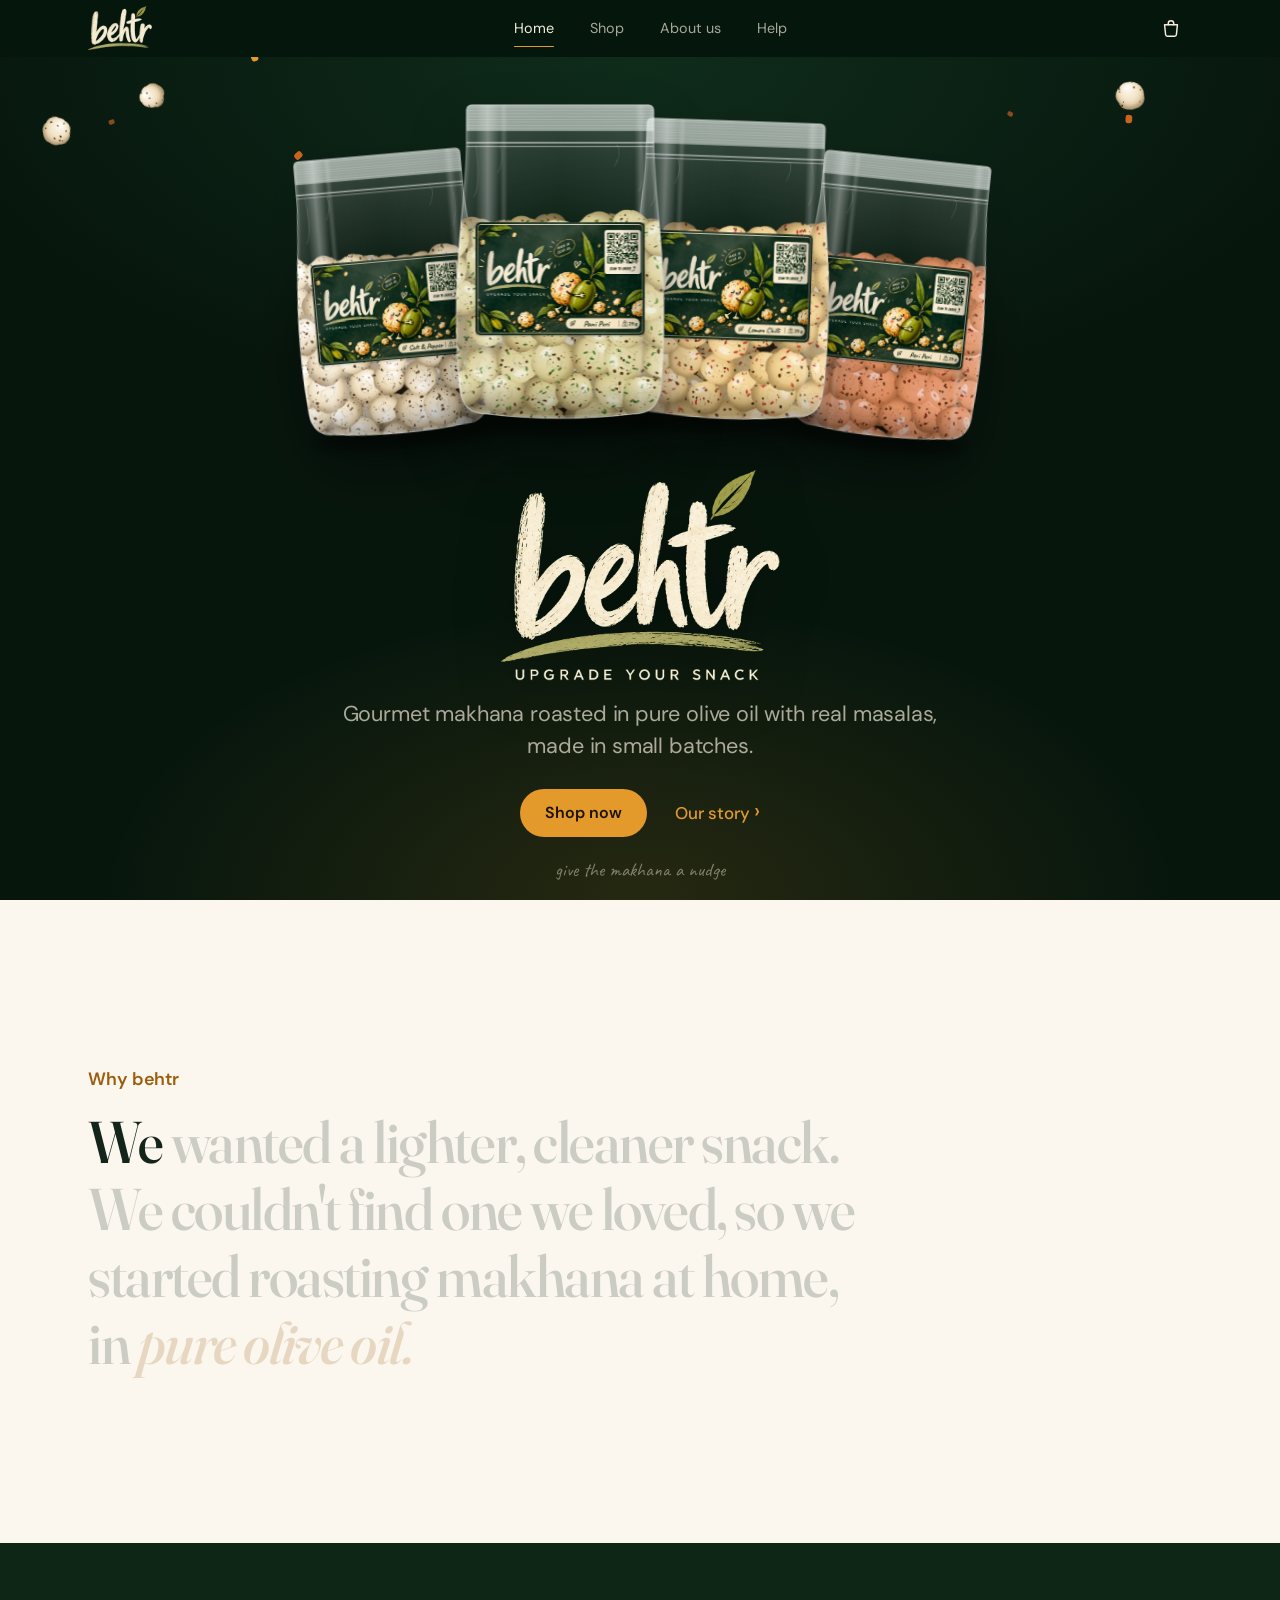
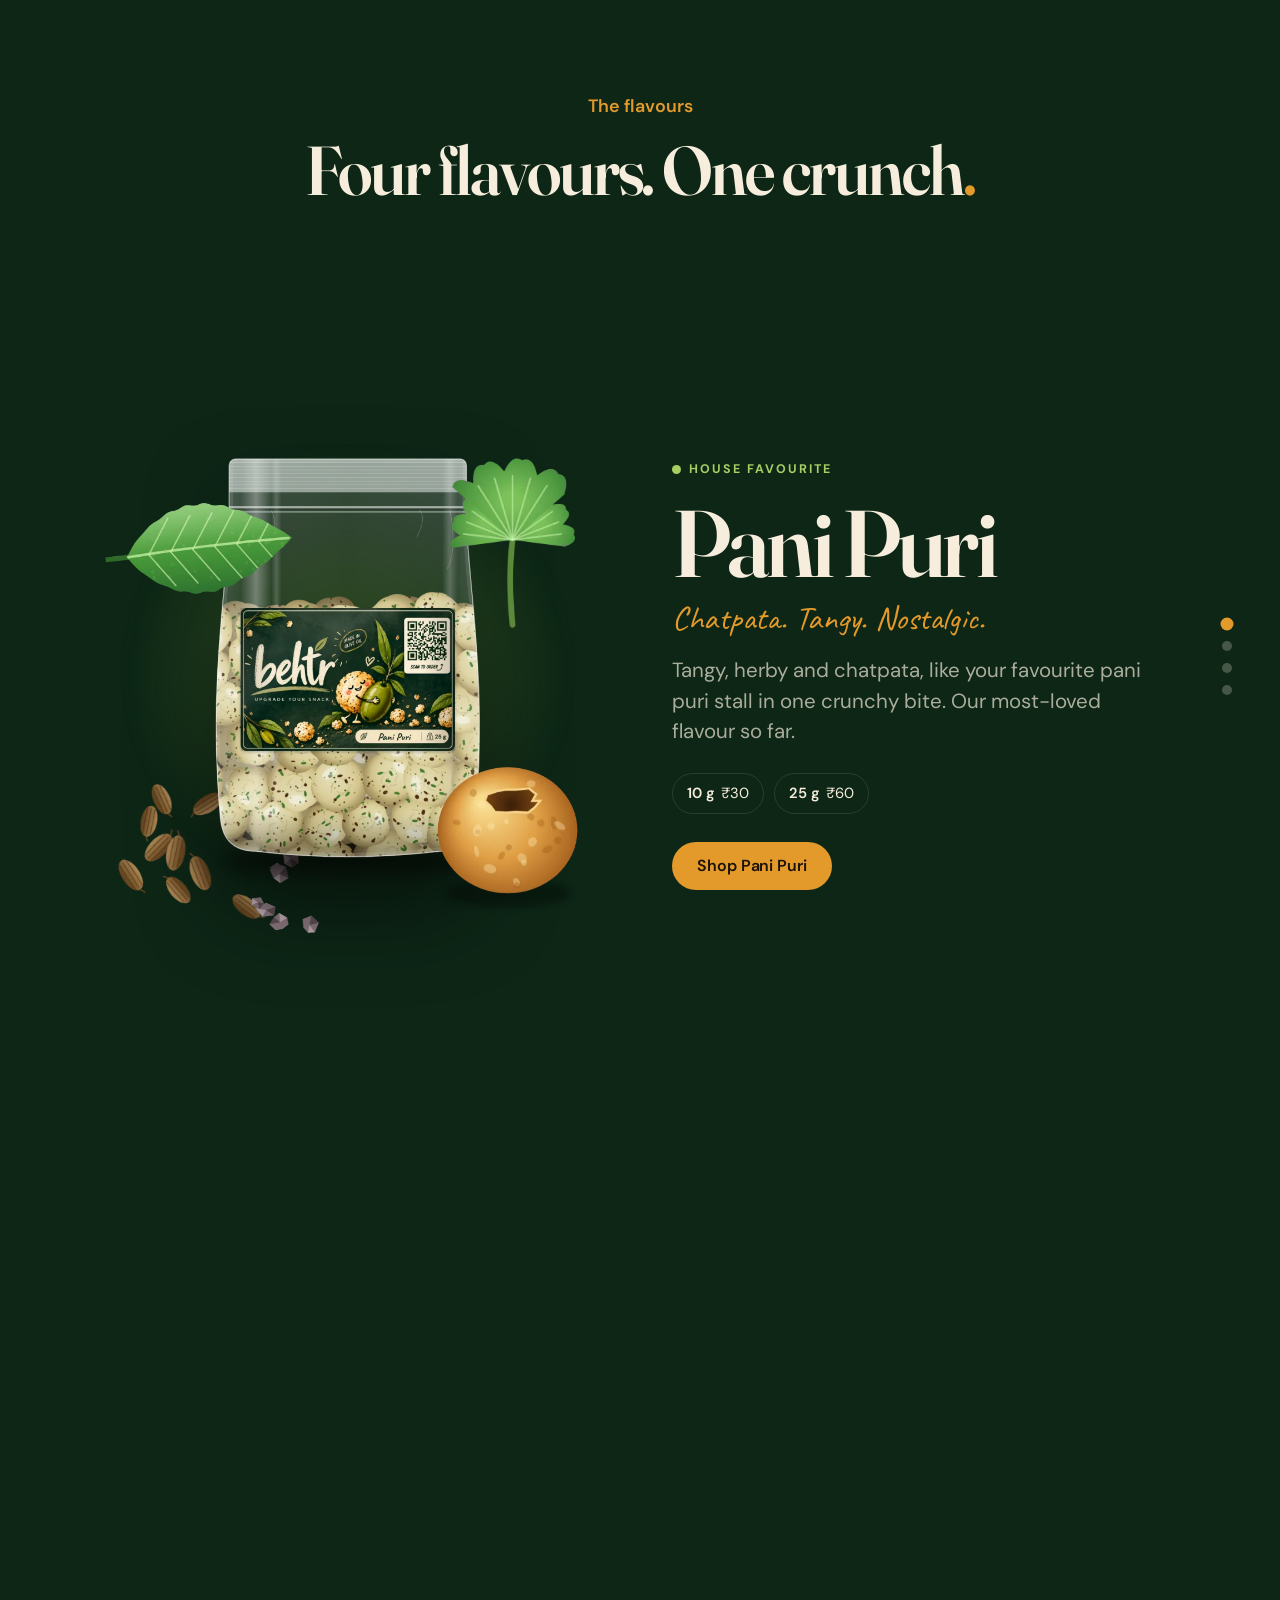
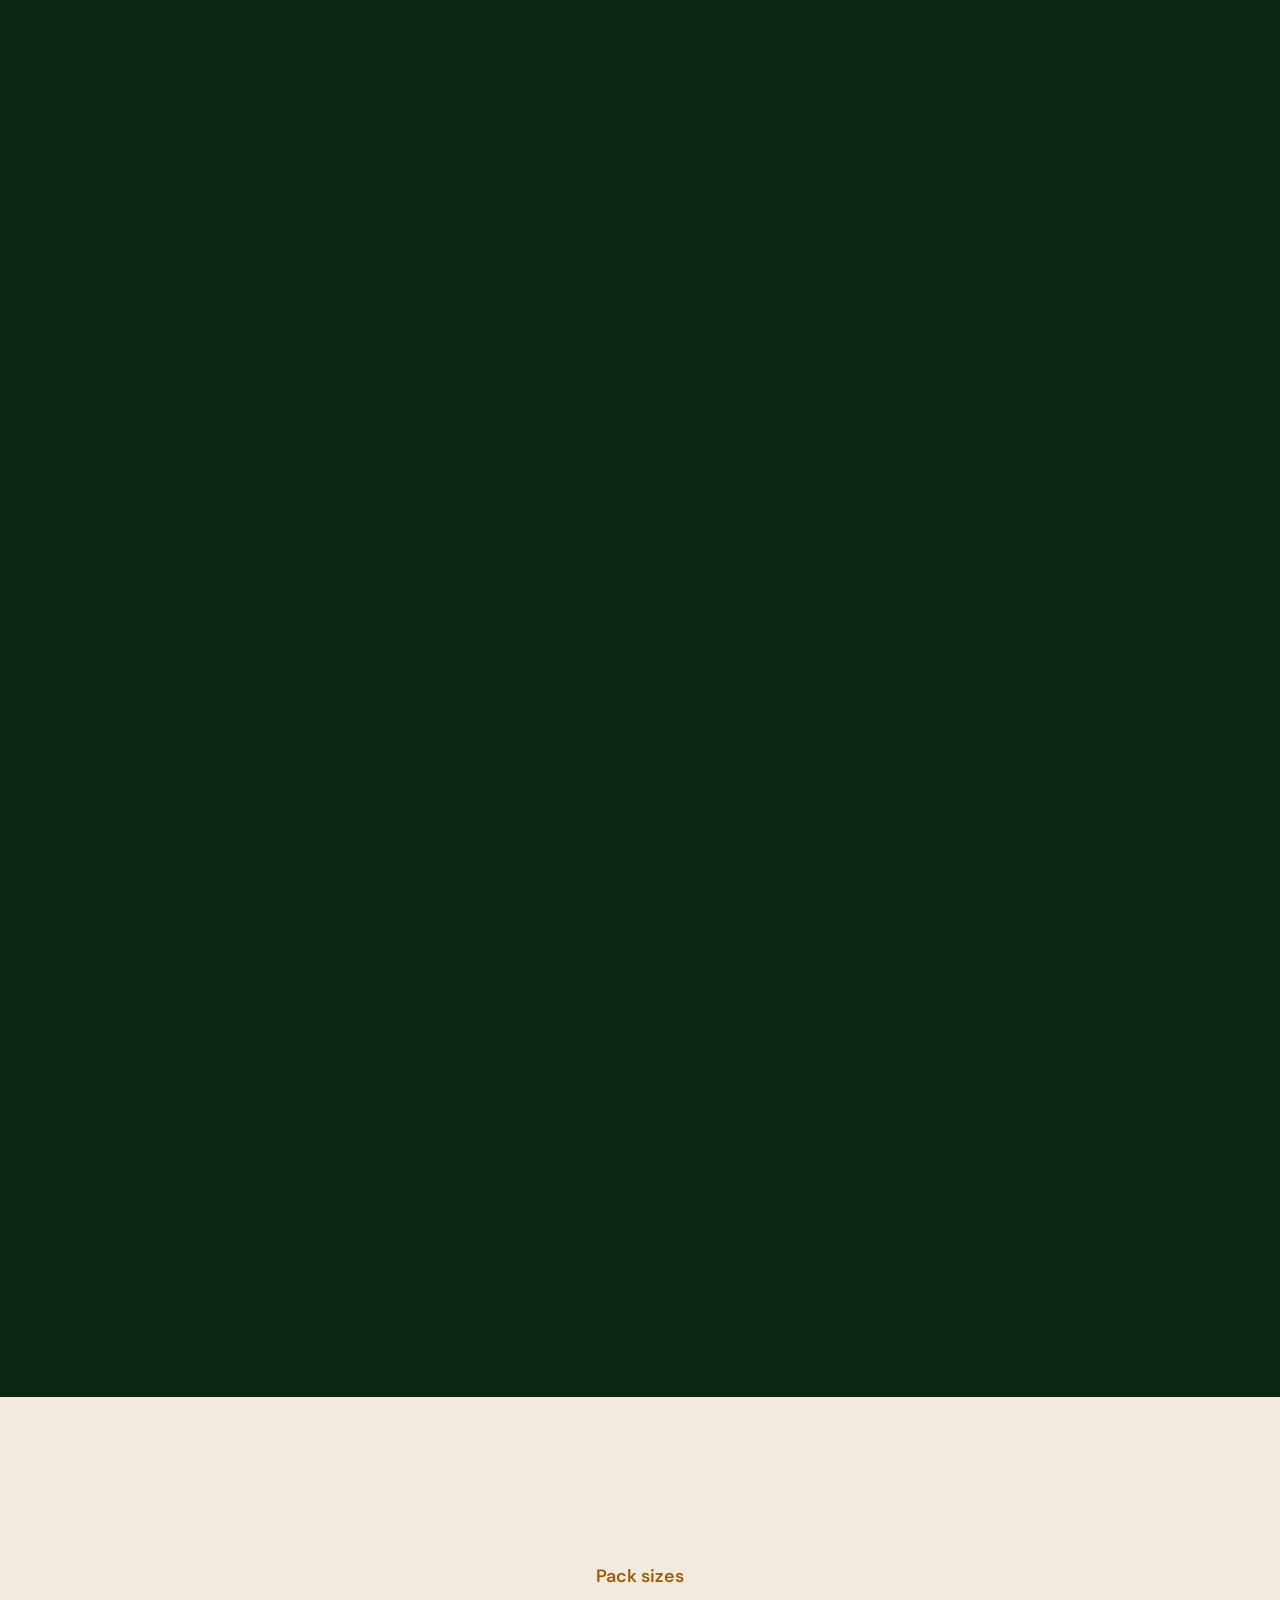
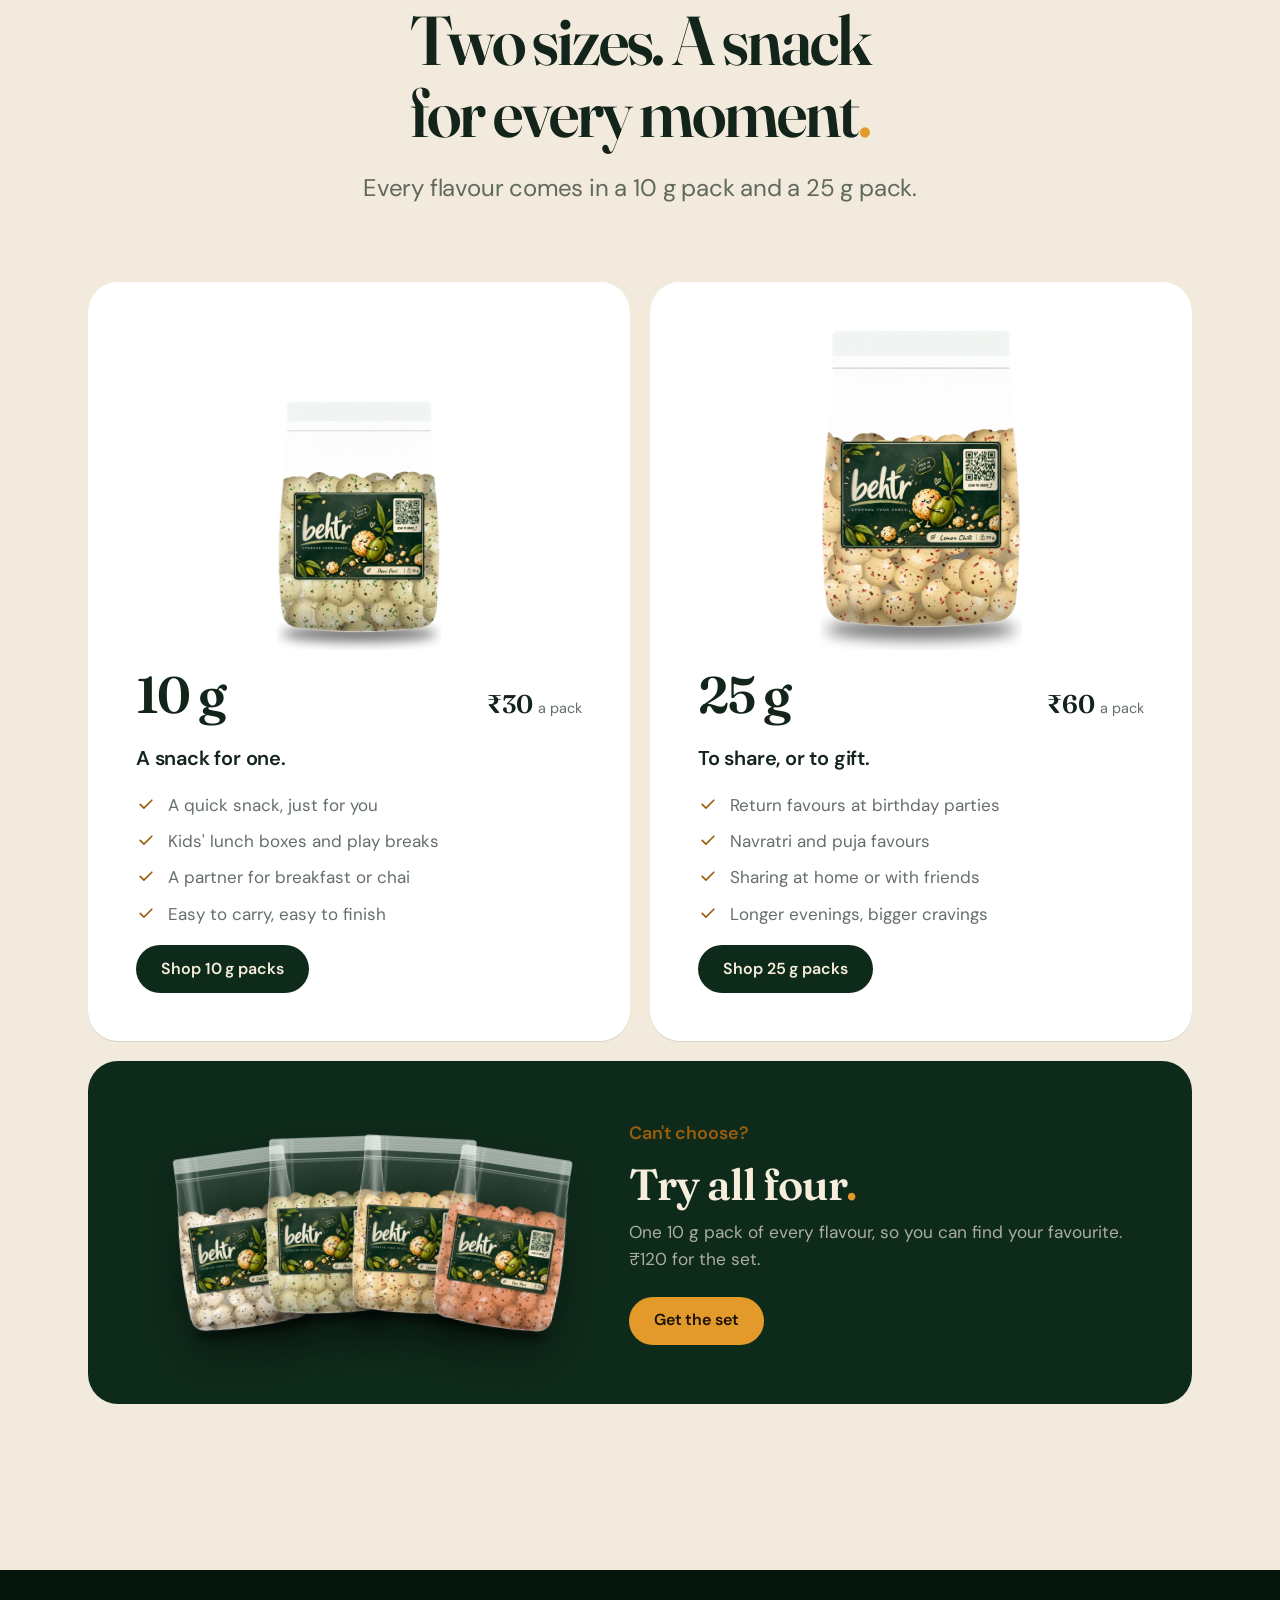
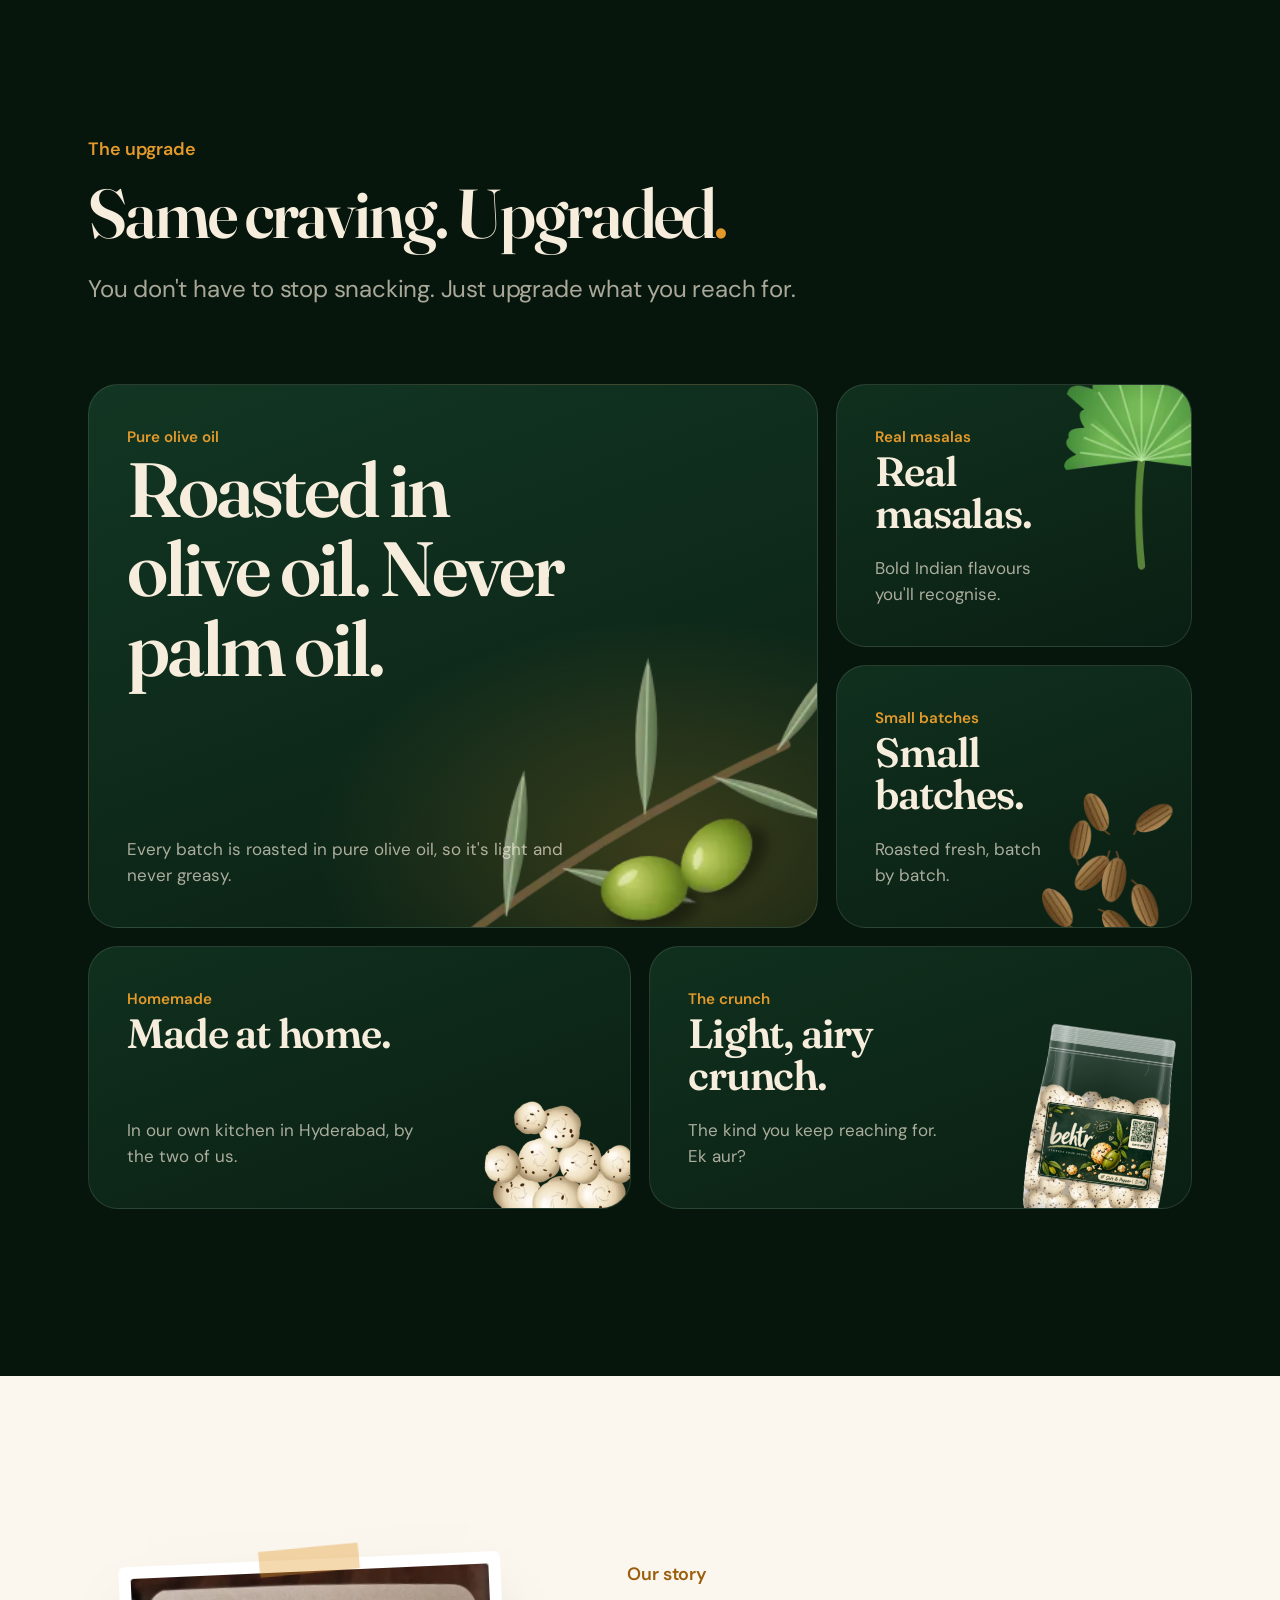
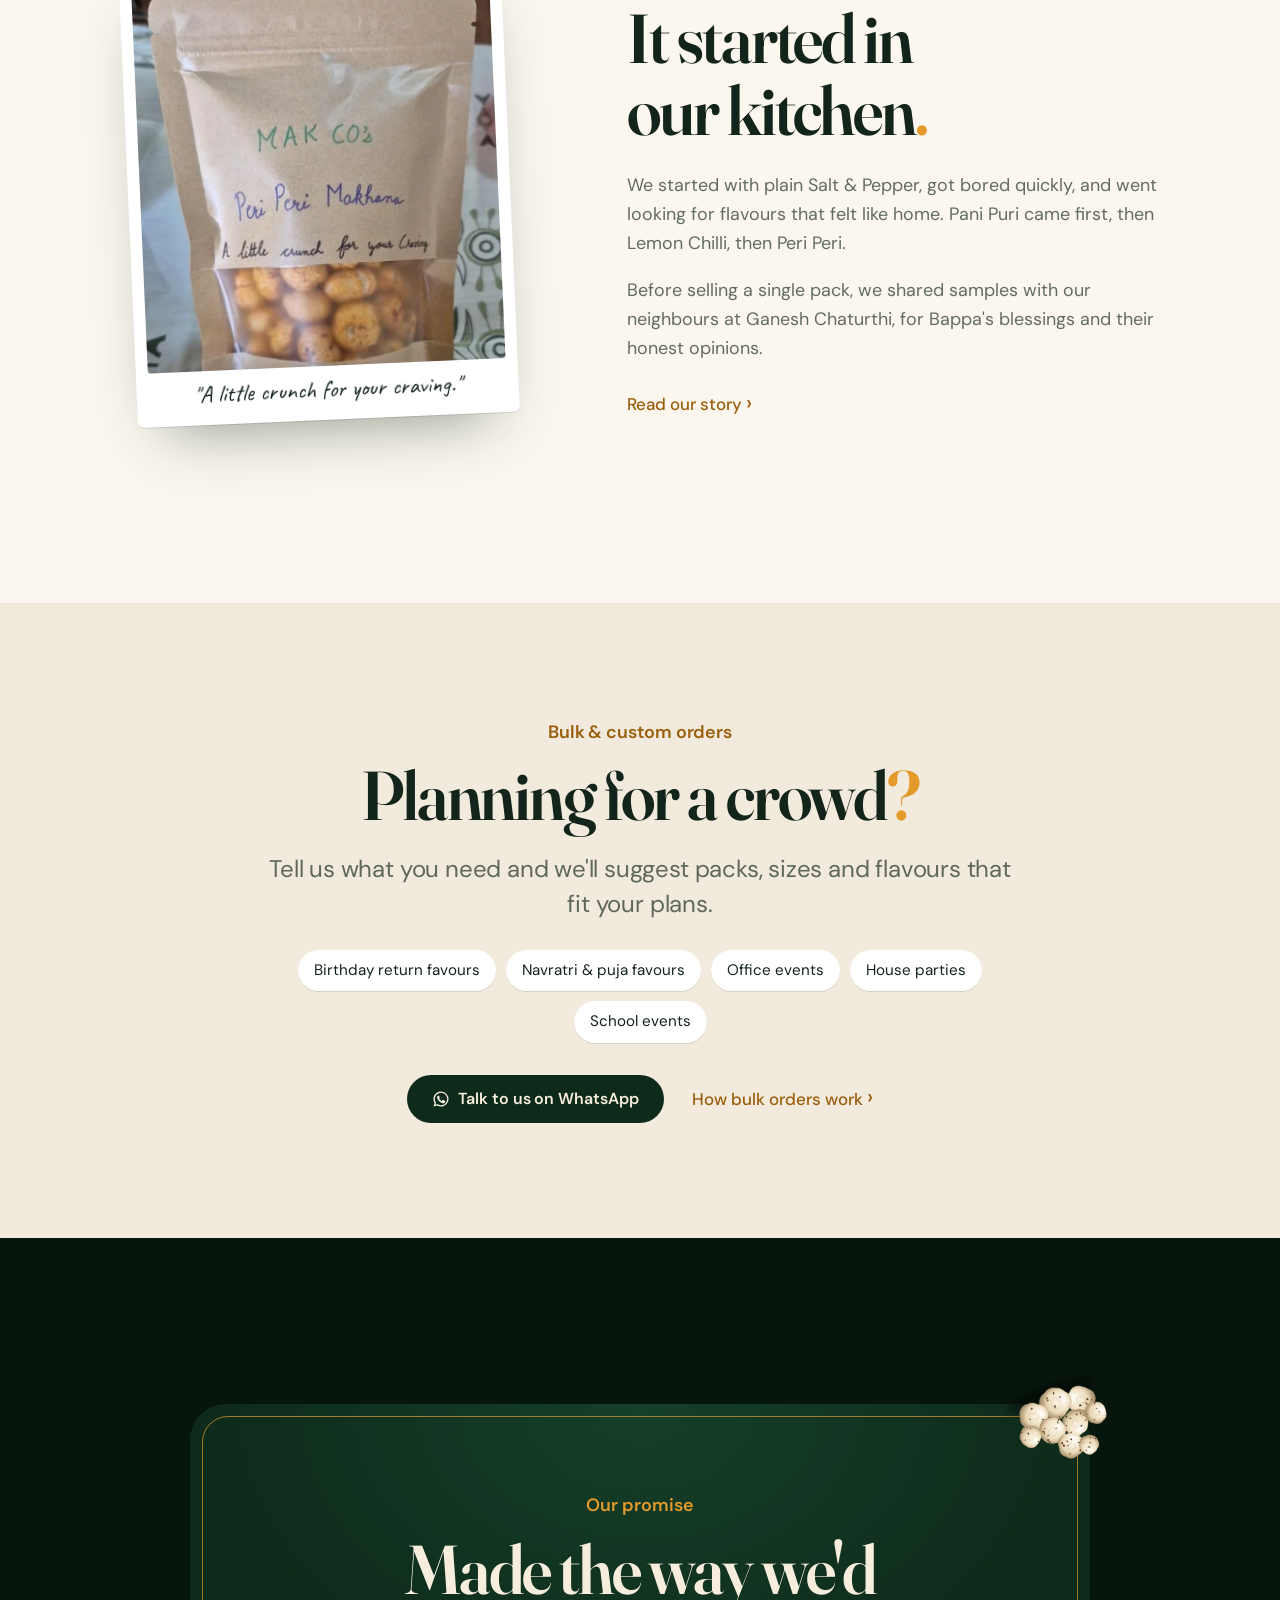
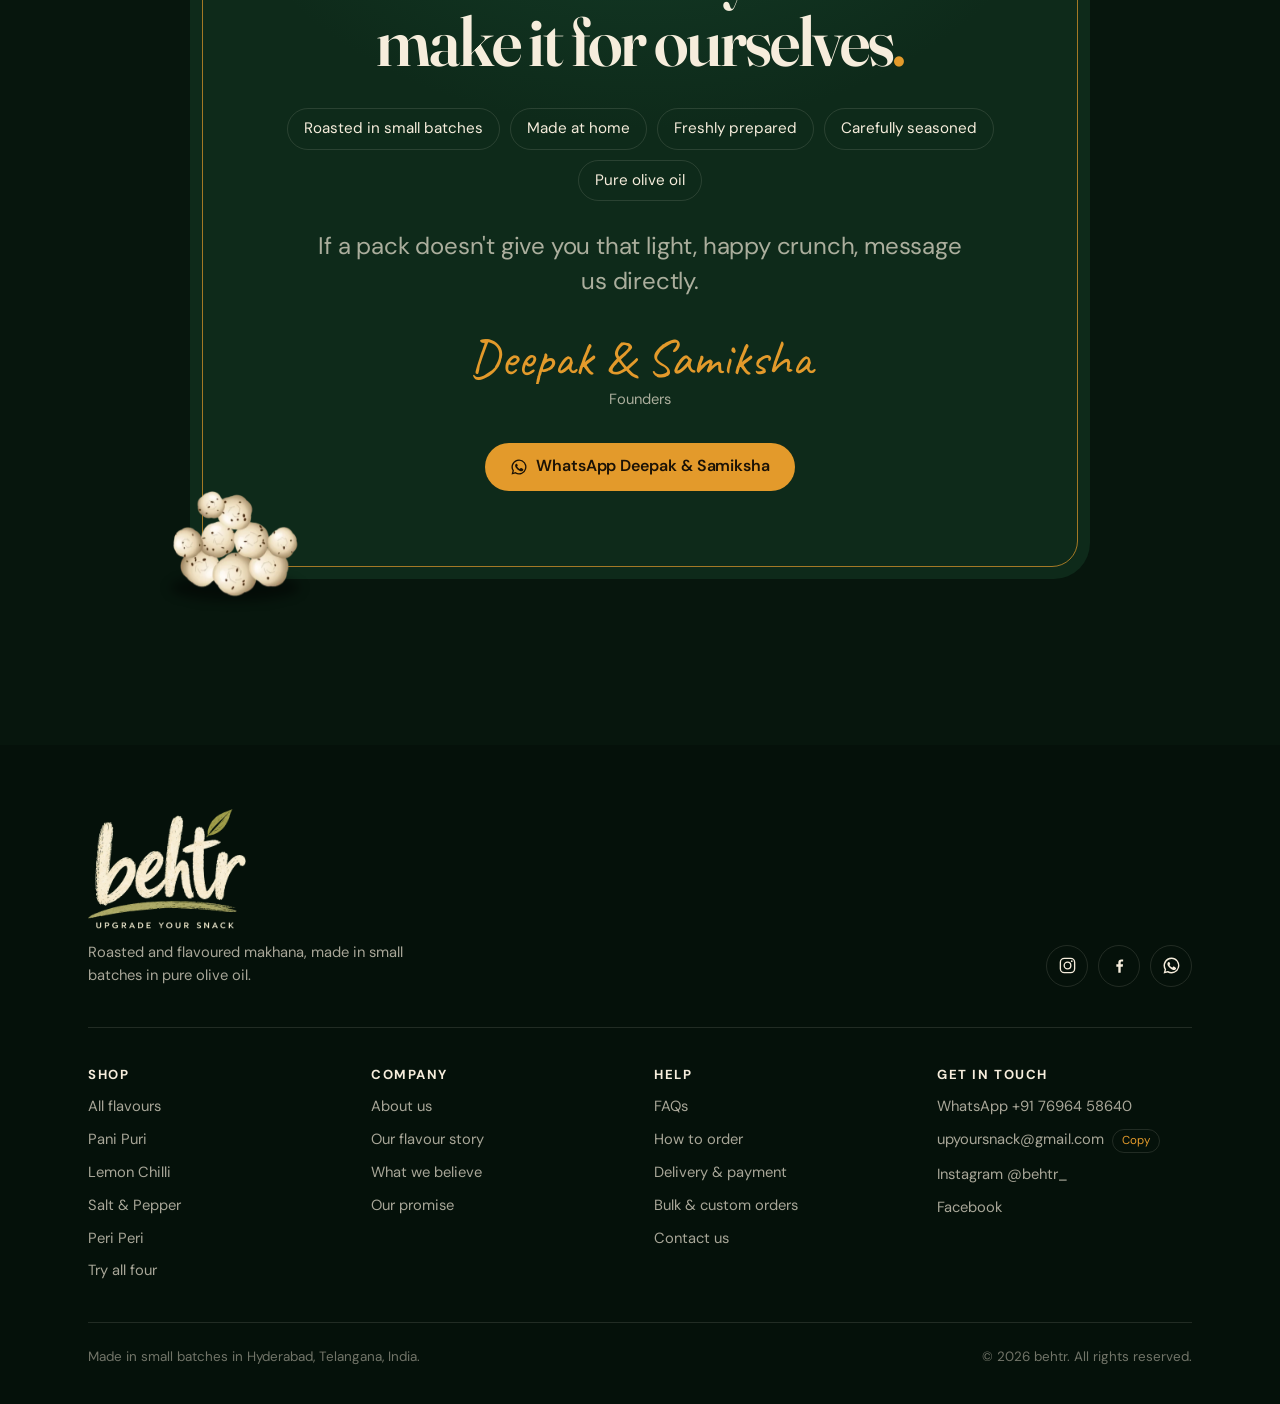
<file: index.html>
<!doctype html>
<html lang="en">
<head>
<meta charset="utf-8">
<meta name="viewport" content="width=device-width, initial-scale=1, viewport-fit=cover">
<title>behtr · Upgrade your snack | Gourmet makhana roasted in olive oil</title>
<meta name="description" content="behtr is a gourmet snack brand from Hyderabad. Our first range: makhana roasted in pure olive oil with real masalas, in Pani Puri, Lemon Chilli, Salt &amp; Pepper and Peri Peri. Order online.">
<link rel="canonical" href="https://upgradeyoursnack.in/">
<meta name="robots" content="index, follow, max-image-preview:large">
<meta property="og:type" content="website"><meta property="og:site_name" content="behtr"><meta property="og:locale" content="en_IN">
<meta property="og:title" content="behtr · Upgrade your snack | Gourmet makhana roasted in olive oil"><meta property="og:description" content="behtr is a gourmet snack brand from Hyderabad. Our first range: makhana roasted in pure olive oil with real masalas, in Pani Puri, Lemon Chilli, Salt &amp; Pepper and Peri Peri. Order online."><meta property="og:url" content="https://upgradeyoursnack.in/">
<meta property="og:image" content="https://upgradeyoursnack.in/assets/img/og-1200x630.jpg?v=1ac60c4c91"><meta property="og:image:width" content="1200"><meta property="og:image:height" content="630"><meta property="og:image:alt" content="behtr: four flavours in clear pouches">
<meta name="twitter:card" content="summary_large_image"><meta name="twitter:title" content="behtr · Upgrade your snack | Gourmet makhana roasted in olive oil"><meta name="twitter:description" content="behtr is a gourmet snack brand from Hyderabad. Our first range: makhana roasted in pure olive oil with real masalas, in Pani Puri, Lemon Chilli, Salt &amp; Pepper and Peri Peri. Order online."><meta name="twitter:image" content="https://upgradeyoursnack.in/assets/img/og-1200x630.jpg?v=1ac60c4c91">
<meta name="theme-color" content="#07160d">
<link rel="icon" href="/favicon.ico" sizes="48x48"><link rel="icon" type="image/png" sizes="192x192" href="assets/img/icon-192.png?v=1ac60c4c91"><link rel="apple-touch-icon" href="assets/img/icon-180.png?v=1ac60c4c91">
<link rel="preconnect" href="https://fonts.googleapis.com"><link rel="preconnect" href="https://fonts.gstatic.com" crossorigin><link rel="stylesheet" href="https://fonts.googleapis.com/css2?family=Fraunces:ital,opsz,wght,SOFT@0,9..144,300..700,0..100;1,9..144,300..700,0..100&family=DM+Sans:ital,opsz,wght@0,9..40,400..700;1,9..40,400..700&family=Caveat:wght@500..700&display=swap">
<link rel="stylesheet" href="assets/site.css?v=1ac60c4c91">
<script type="application/ld+json">{"@context":"https://schema.org","@graph":[{"@type":"Organization","@id":"https://upgradeyoursnack.in/#org","name":"behtr","alternateName":["Upgrade your snack","upgradeyoursnack"],"url":"https://upgradeyoursnack.in/","logo":"https://upgradeyoursnack.in/assets/img/icon-192.png?v=1ac60c4c91","image":"https://upgradeyoursnack.in/assets/img/og-1200x630.jpg?v=1ac60c4c91","description":"behtr is a gourmet snack brand from Hyderabad. Our first range is makhana roasted in pure olive oil with real masalas, made in small batches.","email":"upyoursnack@gmail.com","telephone":"+91-7696458640","sameAs":["https://www.instagram.com/behtr_/"],"address":{"@type":"PostalAddress","addressLocality":"Hyderabad","addressRegion":"Telangana","addressCountry":"IN"}},{"@type":"WebSite","@id":"https://upgradeyoursnack.in/#website","name":"behtr","alternateName":["Upgrade your snack","upgradeyoursnack.in"],"url":"https://upgradeyoursnack.in/","publisher":{"@id":"https://upgradeyoursnack.in/#org"}}]}</script>
<link rel="preload" as="image" href="assets/img/logo-brush-792.webp?v=1ac60c4c91"><link rel="preload" as="image" href="assets/img/pouch-pani-puri-25.webp?v=1ac60c4c91"><link rel="preload" as="image" href="assets/img/pouch-salt-pepper-25.webp?v=1ac60c4c91"><link rel="preload" as="image" href="assets/img/pouch-lemon-chilli-25.webp?v=1ac60c4c91"><link rel="preload" as="image" href="assets/img/pouch-peri-peri-25.webp?v=1ac60c4c91"></head>
<body data-page="home">
<header class="gnav">
  <div class="wrap gnav-row">
    <a class="brand" href="index.html" aria-label="behtr home"><img src="assets/img/logo-brush-mark-120.webp?v=1ac60c4c91" alt="behtr" width="174" height="120"></a>
    <nav class="gnav-links" aria-label="Main"><a href="index.html" aria-current="page">Home</a><a href="shop.html">Shop</a><a href="about.html">About us</a><a href="help.html">Help</a></nav>
    <div class="gnav-right">
      <button class="bag-btn" type="button" aria-label="Bag"><svg viewBox="0 0 24 24" fill="none" stroke="currentColor" stroke-width="1.6" stroke-linecap="round" stroke-linejoin="round" aria-hidden="true"><path d="M5 8.5h14l-1.1 10.6a2 2 0 0 1-2 1.9H8.1a2 2 0 0 1-2-1.9z"/><path d="M9 8.5V7a3 3 0 0 1 6 0v1.5"/></svg><span class="bag-count">0</span></button>
      <button class="menu-btn" type="button" aria-label="Menu" aria-expanded="false" aria-controls="mmenu"><span></span><span></span></button>
    </div>
  </div>
</header>
<nav class="mmenu" id="mmenu" aria-label="Menu"><a href="index.html" aria-current="page">Home</a><a href="shop.html">Shop</a><a href="about.html">About us</a><a href="help.html">Help</a><p class="mfoot">Questions? <a data-wa="question" href="#" style="font:inherit;font-size:inherit;padding:0;display:inline;color:var(--gold)">WhatsApp us</a></p></nav>
<main>

<section class="hero center" aria-labelledby="hero-t">
  <div class="stage">
    <div class="lineup"><a class="lu" href="shop.html#salt-pepper" aria-label="Shop Salt &amp; Pepper"><img src="assets/img/pouch-salt-pepper-25.webp?v=1ac60c4c91" alt="Salt &amp; Pepper makhana pack" width="486" height="773" fetchpriority="high" decoding="async"><span class="lu-name" aria-hidden="true">Salt &amp; Pepper</span></a><a class="lu" href="shop.html#pani-puri" aria-label="Shop Pani Puri"><img src="assets/img/pouch-pani-puri-25.webp?v=1ac60c4c91" alt="Pani Puri makhana pack" width="486" height="773" fetchpriority="high" decoding="async"><span class="lu-name" aria-hidden="true">Pani Puri</span></a><a class="lu" href="shop.html#lemon-chilli" aria-label="Shop Lemon Chilli"><img src="assets/img/pouch-lemon-chilli-25.webp?v=1ac60c4c91" alt="Lemon Chilli makhana pack" width="486" height="773" fetchpriority="high" decoding="async"><span class="lu-name" aria-hidden="true">Lemon Chilli</span></a><a class="lu" href="shop.html#peri-peri" aria-label="Shop Peri Peri"><img src="assets/img/pouch-peri-peri-25.webp?v=1ac60c4c91" alt="Peri Peri makhana pack" width="486" height="773" fetchpriority="high" decoding="async"><span class="lu-name" aria-hidden="true">Peri Peri</span></a></div>
  </div>
  <div class="wrap">
    <h1 class="hero-mark boot b1" id="hero-t"><img src="assets/img/logo-brush-792.webp?v=1ac60c4c91" alt="behtr: upgrade your snack" width="784" height="595" fetchpriority="high"></h1>
    <p class="lead boot b3">Gourmet makhana roasted in pure olive oil with real masalas, made in small batches.</p>
    <div class="ctas boot b4"><a class="btn btn-gold" href="shop.html">Shop now</a><a class="more" href="about.html">Our story</a></div>
  </div>
  <p class="stage-hint" aria-hidden="true"></p>
  <canvas class="pile" aria-hidden="true"></canvas>
</section>

<section class="sec light" aria-label="Why we make it">
  <div class="wrap">
    <span class="eyebrow">Why behtr</span>
    <p class="statement">We wanted a lighter, cleaner snack. We couldn't find one we loved, so we started roasting makhana at home, in <em>pure olive oil.</em></p>
  </div>
</section>

<section class="showcase" aria-labelledby="fl-t">
  <div class="sc-head wrap center"><span class="eyebrow">The flavours</span><h2 class="h2" id="fl-t">Four flavours. One crunch<span class="stop">.</span></h2></div>
  <div class="sc-chaps"><div class="sc-sticky"><div class="wrap" style="position:relative;height:100%">
    <article class="chap" data-tint="#0d2616" data-name="Pani Puri" style="--acc:#6E9A3A;--acc-ui:#a6cf62">
      <div class="chap-visual"><span class="glow"></span><span class="prop " style="left:0%;top:8%;width:36%" data-depth="1.4" data-dir="l"><img src="assets/img/prop-mint.webp?v=1ac60c4c91" alt="" style="--fd:-0.0s" decoding="async"></span><span class="prop " style="left:72%;top:2%;width:24%" data-depth="1" data-dir="r"><img src="assets/img/prop-coriander.webp?v=1ac60c4c91" alt="" style="--fd:-1.3s" decoding="async"></span><span class="prop back" style="left:4%;top:66%;width:28%" data-depth="0.8" data-dir="l"><img src="assets/img/prop-jeera.webp?v=1ac60c4c91" alt="" style="--fd:-2.6s" decoding="async"></span><span class="prop " style="left:70%;top:60%;width:27%" data-depth="1.2" data-dir="r"><img src="assets/img/prop-puri.webp?v=1ac60c4c91" alt="" style="--fd:-3.9s" decoding="async"></span><span class="prop back" style="left:30%;top:80%;width:13%" data-depth="0.6" data-dir="l"><img src="assets/img/prop-blacksalt.webp?v=1ac60c4c91" alt="" style="--fd:-5.2s" decoding="async"></span><img class="pouch" src="assets/img/pouch-pani-puri-25.webp?v=1ac60c4c91" alt="Pani Puri makhana in a clear pouch with the behtr label" width="486" height="773" decoding="async"></div>
      <div class="chap-text">
        <span class="chap-badge">House favourite</span>
        <h3>Pani Puri</h3>
        <p class="mood">Chatpata. Tangy. Nostalgic.</p>
        <p class="taste">Tangy, herby and chatpata, like your favourite pani puri stall in one crunchy bite. Our most-loved flavour so far.</p>
        <div class="prices"><span class="chip"><b>10 g</b> ₹30</span><span class="chip"><b>25 g</b> ₹60</span></div>
        <div class="ctas"><a class="btn btn-gold" href="shop.html#pani-puri">Shop Pani Puri</a></div>
      </div>
    </article><article class="chap" data-tint="#26100c" data-name="Lemon Chilli" style="--acc:#C2312A;--acc-ui:#ff7a6e">
      <div class="chap-visual"><span class="glow"></span><span class="prop " style="left:68%;top:4%;width:30%" data-depth="1.1" data-dir="r"><img src="assets/img/prop-lime.webp?v=1ac60c4c91" alt="" style="--fd:-0.0s" decoding="async"></span><span class="prop " style="left:2%;top:64%;width:32%" data-depth="1" data-dir="l"><img src="assets/img/prop-limewedge.webp?v=1ac60c4c91" alt="" style="--fd:-1.3s" decoding="async"></span><span class="prop " style="left:-2%;top:12%;width:40%" data-depth="1.4" data-dir="l"><img src="assets/img/prop-chilli.webp?v=1ac60c4c91" alt="" style="--fd:-2.6s" decoding="async"></span><span class="prop back" style="left:66%;top:64%;width:28%" data-depth="0.8" data-dir="r"><img src="assets/img/prop-flakes.webp?v=1ac60c4c91" alt="" style="--fd:-3.9s" decoding="async"></span><img class="pouch" src="assets/img/pouch-lemon-chilli-25.webp?v=1ac60c4c91" alt="Lemon Chilli makhana in a clear pouch with the behtr label" width="486" height="773" decoding="async"></div>
      <div class="chap-text">
        <span class="chap-badge">Zesty</span>
        <h3>Lemon Chilli</h3>
        <p class="mood">Zesty. Spicy. Addictive.</p>
        <p class="taste">Bright and zesty up front, then a warm chilli kick. Two extremes, balanced just right.</p>
        <div class="prices"><span class="chip"><b>10 g</b> ₹30</span><span class="chip"><b>25 g</b> ₹60</span></div>
        <div class="ctas"><a class="btn btn-gold" href="shop.html#lemon-chilli">Shop Lemon Chilli</a></div>
      </div>
    </article><article class="chap" data-tint="#141210" data-name="Salt & Pepper" style="--acc:#8b8178;--acc-ui:#dcd2c4">
      <div class="chap-visual"><span class="glow"></span><span class="prop " style="left:-4%;top:62%;width:48%" data-depth="1.1" data-dir="l"><img src="assets/img/prop-spoon.webp?v=1ac60c4c91" alt="" style="--fd:-0.0s" decoding="async"></span><span class="prop " style="left:70%;top:8%;width:26%" data-depth="1.2" data-dir="r"><img src="assets/img/prop-peppercorns.webp?v=1ac60c4c91" alt="" style="--fd:-1.3s" decoding="async"></span><span class="prop " style="left:10%;top:10%;width:16%" data-depth="0.8" data-dir="l"><img src="assets/img/prop-pinksalt.webp?v=1ac60c4c91" alt="" style="--fd:-2.6s" decoding="async"></span><span class="prop back" style="left:74%;top:70%;width:20%" data-depth="0.7" data-dir="r"><img src="assets/img/prop-peppercorns.webp?v=1ac60c4c91" alt="" style="--fd:-3.9s" decoding="async"></span><img class="pouch" src="assets/img/pouch-salt-pepper-25.webp?v=1ac60c4c91" alt="Salt & Pepper makhana in a clear pouch with the behtr label" width="486" height="773" decoding="async"></div>
      <div class="chap-text">
        <span class="chap-badge">Classic</span>
        <h3>Salt &amp; Pepper</h3>
        <p class="mood">Simple. Classic. Always good.</p>
        <p class="taste">Clean, simple and gently peppery. The one that goes with everything, from chai to movie night.</p>
        <div class="prices"><span class="chip"><b>10 g</b> ₹30</span><span class="chip"><b>25 g</b> ₹60</span></div>
        <div class="ctas"><a class="btn btn-gold" href="shop.html#salt-pepper">Shop Salt &amp; Pepper</a></div>
      </div>
    </article><article class="chap" data-tint="#28130a" data-name="Peri Peri" style="--acc:#D4561E;--acc-ui:#ff9a5c">
      <div class="chap-visual"><span class="glow"></span><span class="prop " style="left:-2%;top:10%;width:40%" data-depth="1.4" data-dir="l"><img src="assets/img/prop-birdseye.webp?v=1ac60c4c91" alt="" style="--fd:-0.0s" decoding="async"></span><span class="prop " style="left:66%;top:60%;width:31%" data-depth="1.1" data-dir="r"><img src="assets/img/prop-rings.webp?v=1ac60c4c91" alt="" style="--fd:-1.3s" decoding="async"></span><span class="prop back" style="left:2%;top:62%;width:36%" data-depth="0.7" data-dir="l"><img src="assets/img/prop-paprika.webp?v=1ac60c4c91" alt="" style="--fd:-2.6s" decoding="async"></span><span class="prop " style="left:64%;top:6%;width:34%" data-depth="1" data-dir="r"><img src="assets/img/prop-driedchilli.webp?v=1ac60c4c91" alt="" style="--fd:-3.9s" decoding="async"></span><img class="pouch" src="assets/img/pouch-peri-peri-25.webp?v=1ac60c4c91" alt="Peri Peri makhana in a clear pouch with the behtr label" width="486" height="773" decoding="async"></div>
      <div class="chap-text">
        <span class="chap-badge">Fiery</span>
        <h3>Peri Peri</h3>
        <p class="mood">Smoky. Fiery. Bold.</p>
        <p class="taste">Smoky, warm and properly hot, with heat that builds as you go. For the ones who like it hot.</p>
        <div class="prices"><span class="chip"><b>10 g</b> ₹30</span><span class="chip"><b>25 g</b> ₹60</span></div>
        <div class="ctas"><a class="btn btn-gold" href="shop.html#peri-peri">Shop Peri Peri</a></div>
      </div>
    </article>
  </div><div class="sc-dots" role="group" aria-label="Flavours"></div></div></div>
</section>

<section class="sec soft" aria-labelledby="sz-t">
  <div class="wrap">
    <div class="sec-head center"><span class="eyebrow">Pack sizes</span><h2 class="h2" id="sz-t">Two sizes. A snack for every moment<span class="stop">.</span></h2>
      <p class="lead">Every flavour comes in a 10 g pack and a 25 g pack.</p></div>
    <div class="sizes">
      <article class="size-card rv">
        <div class="size-art s10"><img src="assets/img/pouch-pani-puri-10.webp?v=1ac60c4c91" alt="10 g pack of Pani Puri makhana" width="398" height="604" loading="lazy" decoding="async"></div>
        <div class="size-top"><h3>10 g</h3><span class="price">₹30 <small>a pack</small></span></div>
        <p class="tag">A snack for one.</p>
        <ul class="uses"><li><svg viewBox="0 0 24 24" fill="none" stroke="currentColor" stroke-width="2" stroke-linecap="round" stroke-linejoin="round" aria-hidden="true"><path d="M5 12.5l4.5 4.5L19 7.5"/></svg><span>A quick snack, just for you</span></li><li><svg viewBox="0 0 24 24" fill="none" stroke="currentColor" stroke-width="2" stroke-linecap="round" stroke-linejoin="round" aria-hidden="true"><path d="M5 12.5l4.5 4.5L19 7.5"/></svg><span>Kids' lunch boxes and play breaks</span></li><li><svg viewBox="0 0 24 24" fill="none" stroke="currentColor" stroke-width="2" stroke-linecap="round" stroke-linejoin="round" aria-hidden="true"><path d="M5 12.5l4.5 4.5L19 7.5"/></svg><span>A partner for breakfast or chai</span></li><li><svg viewBox="0 0 24 24" fill="none" stroke="currentColor" stroke-width="2" stroke-linecap="round" stroke-linejoin="round" aria-hidden="true"><path d="M5 12.5l4.5 4.5L19 7.5"/></svg><span>Easy to carry, easy to finish</span></li></ul>
        <a class="btn btn-dark" href="shop.html">Shop 10 g packs</a>
      </article>
      <article class="size-card rv d1">
        <div class="size-art"><img src="assets/img/pouch-lemon-chilli-25.webp?v=1ac60c4c91" alt="25 g pack of Lemon Chilli makhana" width="486" height="773" loading="lazy" decoding="async"></div>
        <div class="size-top"><h3>25 g</h3><span class="price">₹60 <small>a pack</small></span></div>
        <p class="tag">To share, or to gift.</p>
        <ul class="uses"><li><svg viewBox="0 0 24 24" fill="none" stroke="currentColor" stroke-width="2" stroke-linecap="round" stroke-linejoin="round" aria-hidden="true"><path d="M5 12.5l4.5 4.5L19 7.5"/></svg><span>Return favours at birthday parties</span></li><li><svg viewBox="0 0 24 24" fill="none" stroke="currentColor" stroke-width="2" stroke-linecap="round" stroke-linejoin="round" aria-hidden="true"><path d="M5 12.5l4.5 4.5L19 7.5"/></svg><span>Navratri and puja favours</span></li><li><svg viewBox="0 0 24 24" fill="none" stroke="currentColor" stroke-width="2" stroke-linecap="round" stroke-linejoin="round" aria-hidden="true"><path d="M5 12.5l4.5 4.5L19 7.5"/></svg><span>Sharing at home or with friends</span></li><li><svg viewBox="0 0 24 24" fill="none" stroke="currentColor" stroke-width="2" stroke-linecap="round" stroke-linejoin="round" aria-hidden="true"><path d="M5 12.5l4.5 4.5L19 7.5"/></svg><span>Longer evenings, bigger cravings</span></li></ul>
        <a class="btn btn-dark" href="shop.html">Shop 25 g packs</a>
      </article>
    </div>
    <div class="tryall rv">
      <div class="fan"><img src="assets/img/pouch-salt-pepper-10.webp?v=1ac60c4c91" alt="" width="398" height="604" loading="lazy" decoding="async"><img src="assets/img/pouch-pani-puri-10.webp?v=1ac60c4c91" alt="" width="398" height="604" loading="lazy" decoding="async"><img src="assets/img/pouch-lemon-chilli-10.webp?v=1ac60c4c91" alt="" width="398" height="604" loading="lazy" decoding="async"><img src="assets/img/pouch-peri-peri-10.webp?v=1ac60c4c91" alt="" width="398" height="604" loading="lazy" decoding="async"></div>
      <div><span class="eyebrow">Can't choose?</span><h3>Try all four<span class="stop">.</span></h3><p>One 10 g pack of every flavour, so you can find your favourite. ₹120 for the set.</p><div class="ctas"><a class="btn btn-gold" href="shop.html#try-all">Get the set</a></div></div>
    </div>
  </div>
</section>

<section class="sec ink" aria-labelledby="why-t">
  <div class="wrap">
    <div class="sec-head"><span class="eyebrow">The upgrade</span><h2 class="h2" id="why-t">Same craving. Upgraded<span class="stop">.</span></h2><p class="lead">You don't have to stop snacking. Just upgrade what you reach for.</p></div>
    <div class="bento">
      <article class="tile t-a rv"><div class="txt"><span class="k">Pure olive oil</span><h3>Roasted in olive oil. Never palm oil.</h3></div><p class="txt">Every batch is roasted in pure olive oil, so it's light and never greasy.</p><img src="assets/img/prop-olives.webp?v=1ac60c4c91" alt="" class="art" loading="lazy" decoding="async"></article>
      <article class="tile t-b rv d1"><div class="txt"><span class="k">Real masalas</span><h3>Real masalas.</h3></div><p class="txt">Bold Indian flavours you'll recognise.</p><img src="assets/img/prop-coriander.webp?v=1ac60c4c91" alt="" class="art" loading="lazy" decoding="async"></article>
      <article class="tile t-c rv d2"><div class="txt"><span class="k">Small batches</span><h3>Small batches.</h3></div><p class="txt">Roasted fresh, batch by batch.</p><img src="assets/img/prop-jeera.webp?v=1ac60c4c91" alt="" class="art" loading="lazy" decoding="async"></article>
      <article class="tile t-d rv"><div class="txt"><span class="k">Homemade</span><h3>Made at home.</h3></div><p class="txt">In our own kitchen in Hyderabad, by the two of us.</p><img src="assets/img/prop-pearls.webp?v=1ac60c4c91" alt="" class="art" loading="lazy" decoding="async"></article>
      <article class="tile t-e rv d1"><div class="txt"><span class="k">The crunch</span><h3>Light, airy crunch.</h3></div><p class="txt">The kind you keep reaching for. Ek aur?</p><img src="assets/img/pouch-salt-pepper-10.webp?v=1ac60c4c91" alt="" class="art" loading="lazy" style="transform:rotate(8deg)" decoding="async"></article>
    </div>
  </div>
</section>

<section class="sec light" aria-labelledby="st-t">
  <div class="wrap split">
    <figure class="polaroid rv"><span class="tape" aria-hidden="true"></span><img src="assets/img/first-pouch.webp?v=1ac60c4c91" alt="One of our first handwritten pouches" width="560" height="617" loading="lazy" decoding="async"><figcaption>"A little crunch for your craving."</figcaption></figure>
    <div>
      <span class="eyebrow">Our story</span>
      <h2 class="h2" id="st-t">It started in our kitchen<span class="stop">.</span></h2>
      <div class="prose" style="margin-top:24px">
        <p>We started with plain Salt &amp; Pepper, got bored quickly, and went looking for flavours that felt like home. Pani Puri came first, then Lemon Chilli, then Peri Peri.</p>
        <p>Before selling a single pack, we shared samples with our neighbours at Ganesh Chaturthi, for Bappa's blessings and their honest opinions.</p>
      </div>
      <div class="ctas" style="margin-top:28px"><a class="more" href="about.html">Read our story</a></div>
    </div>
  </div>
</section>

<section class="sec-tight soft center" aria-labelledby="bk-t">
  <div class="narrow">
    <span class="eyebrow">Bulk &amp; custom orders</span>
    <h2 class="h2" id="bk-t">Planning for a crowd<span class="stop">?</span></h2>
    <p class="lead" style="margin:20px auto 0;max-width:46ch">Tell us what you need and we'll suggest packs, sizes and flavours that fit your plans.</p>
    <div class="band-chips"><span>Birthday return favours</span><span>Navratri &amp; puja favours</span><span>Office events</span><span>House parties</span><span>School events</span></div>
    <div class="ctas" style="margin-top:32px"><a class="btn btn-dark" href="#" data-wa="bulk"><svg viewBox="0 0 24 24" fill="currentColor" aria-hidden="true"><path d="M12 2a10 10 0 0 0-8.6 15.1L2 22l5-1.3A10 10 0 1 0 12 2zm0 18.2a8.2 8.2 0 0 1-4.2-1.2l-.3-.2-3 .8.8-2.9-.2-.3A8.2 8.2 0 1 1 12 20.2zm4.5-6.1c-.2-.1-1.5-.7-1.7-.8-.2-.1-.4-.1-.6.1l-.8 1c-.1.2-.3.2-.5.1a6.7 6.7 0 0 1-3.3-2.9c-.2-.4.2-.4.7-1.3.1-.2 0-.3 0-.4l-.8-1.8c-.2-.5-.4-.4-.6-.4h-.5a1 1 0 0 0-.7.3 3 3 0 0 0-.9 2.2 5.2 5.2 0 0 0 1.1 2.8 11.9 11.9 0 0 0 4.6 4c1.7.7 2.3.8 3.2.7a2.7 2.7 0 0 0 1.8-1.3 2.2 2.2 0 0 0 .2-1.3c-.1-.1-.2-.2-.5-.3z"/></svg>Talk to us on WhatsApp</a><a class="more" href="help.html#bulk">How bulk orders work</a></div>
  </div>
</section>

<section class="sec ink" aria-labelledby="pr-t">
  <div class="wrap">
    <div class="promise">
      <img src="assets/img/prop-pearls.webp?v=1ac60c4c91" alt="" class="pearls pl" loading="lazy" decoding="async"><img src="assets/img/prop-pearls.webp?v=1ac60c4c91" alt="" class="pearls pr" loading="lazy" decoding="async">
      <span class="eyebrow">Our promise</span>
      <h2 class="h2" id="pr-t">Made the way we'd make it for ourselves<span class="stop">.</span></h2>
      <ul><li>Roasted in small batches</li><li>Made at home</li><li>Freshly prepared</li><li>Carefully seasoned</li><li>Pure olive oil</li></ul>
      <p class="lead">If a pack doesn't give you that light, happy crunch, message us directly.</p>
      <div class="sign"><span class="script">Deepak &amp; Samiksha</span><small>Founders</small></div>
      <div class="ctas"><a class="btn btn-gold" href="#" data-wa="hello"><svg viewBox="0 0 24 24" fill="currentColor" aria-hidden="true"><path d="M12 2a10 10 0 0 0-8.6 15.1L2 22l5-1.3A10 10 0 1 0 12 2zm0 18.2a8.2 8.2 0 0 1-4.2-1.2l-.3-.2-3 .8.8-2.9-.2-.3A8.2 8.2 0 1 1 12 20.2zm4.5-6.1c-.2-.1-1.5-.7-1.7-.8-.2-.1-.4-.1-.6.1l-.8 1c-.1.2-.3.2-.5.1a6.7 6.7 0 0 1-3.3-2.9c-.2-.4.2-.4.7-1.3.1-.2 0-.3 0-.4l-.8-1.8c-.2-.5-.4-.4-.6-.4h-.5a1 1 0 0 0-.7.3 3 3 0 0 0-.9 2.2 5.2 5.2 0 0 0 1.1 2.8 11.9 11.9 0 0 0 4.6 4c1.7.7 2.3.8 3.2.7a2.7 2.7 0 0 0 1.8-1.3 2.2 2.2 0 0 0 .2-1.3c-.1-.1-.2-.2-.5-.3z"/></svg>WhatsApp Deepak &amp; Samiksha</a></div>
    </div>
  </div>
</section>

</main>
<footer class="footer">
  <div class="wrap">
    <div class="f-top">
      <div><a class="brand" href="index.html" aria-label="behtr home"><img src="assets/img/logo-brush-792.webp?v=1ac60c4c91" alt="behtr: upgrade your snack" width="784" height="595" loading="lazy"></a><p>Roasted and flavoured makhana, made in small batches in pure olive oil.</p></div>
      <div class="social">
        <a href="https://www.instagram.com/behtr_/" target="_blank" rel="noopener" data-social="instagram" aria-label="behtr on Instagram"><svg viewBox="0 0 24 24" fill="none" stroke="currentColor" stroke-width="1.7" aria-hidden="true"><rect x="3" y="3" width="18" height="18" rx="5"/><circle cx="12" cy="12" r="4.2"/><circle cx="17.4" cy="6.6" r="1.1" fill="currentColor" stroke="none"/></svg></a>
        <a href="#" data-social="facebook" aria-label="Facebook"><svg viewBox="0 0 24 24" fill="currentColor" aria-hidden="true"><path d="M13.5 21v-7.5h2.6l.4-3h-3V8.6c0-.9.3-1.5 1.5-1.5h1.6V4.4c-.3 0-1.2-.1-2.3-.1-2.3 0-3.8 1.4-3.8 3.9v2.3H8v3h2.5V21z"/></svg></a>
        <a href="#" data-wa="hello" aria-label="WhatsApp"><svg viewBox="0 0 24 24" fill="currentColor" aria-hidden="true"><path d="M12 2a10 10 0 0 0-8.6 15.1L2 22l5-1.3A10 10 0 1 0 12 2zm0 18.2a8.2 8.2 0 0 1-4.2-1.2l-.3-.2-3 .8.8-2.9-.2-.3A8.2 8.2 0 1 1 12 20.2zm4.5-6.1c-.2-.1-1.5-.7-1.7-.8-.2-.1-.4-.1-.6.1l-.8 1c-.1.2-.3.2-.5.1a6.7 6.7 0 0 1-3.3-2.9c-.2-.4.2-.4.7-1.3.1-.2 0-.3 0-.4l-.8-1.8c-.2-.5-.4-.4-.6-.4h-.5a1 1 0 0 0-.7.3 3 3 0 0 0-.9 2.2 5.2 5.2 0 0 0 1.1 2.8 11.9 11.9 0 0 0 4.6 4c1.7.7 2.3.8 3.2.7a2.7 2.7 0 0 0 1.8-1.3 2.2 2.2 0 0 0 .2-1.3c-.1-.1-.2-.2-.5-.3z"/></svg></a>
      </div>
    </div>
    <div class="f-cols">
      <div><h4>Shop</h4><ul>
        <li><a href="shop.html">All flavours</a></li><li><a href="shop.html#pani-puri">Pani Puri</a></li><li><a href="shop.html#lemon-chilli">Lemon Chilli</a></li>
        <li><a href="shop.html#salt-pepper">Salt &amp; Pepper</a></li><li><a href="shop.html#peri-peri">Peri Peri</a></li><li><a href="shop.html#try-all">Try all four</a></li></ul></div>
      <div><h4>Company</h4><ul>
        <li><a href="about.html">About us</a></li><li><a href="about.html#journey">Our flavour story</a></li><li><a href="about.html#believe">What we believe</a></li><li><a href="about.html#promise">Our promise</a></li></ul></div>
      <div><h4>Help</h4><ul>
        <li><a href="help.html">FAQs</a></li><li><a href="help.html#ordering">How to order</a></li><li><a href="help.html#delivery">Delivery &amp; payment</a></li><li><a href="help.html#bulk">Bulk &amp; custom orders</a></li><li><a href="help.html#contact">Contact us</a></li></ul></div>
      <div><h4>Get in touch</h4><ul>
        <li><a href="#" data-wa="hello">WhatsApp +91 76964 58640</a></li>
        <li><a href="mailto:upyoursnack@gmail.com">upyoursnack@gmail.com</a><button class="copy" type="button" data-copy="upyoursnack@gmail.com">Copy</button></li>
        <li><a href="https://www.instagram.com/behtr_/" target="_blank" rel="noopener" data-social="instagram">Instagram @behtr_</a></li><li><a href="#" data-social="facebook">Facebook</a></li></ul></div>
    </div>
    <div class="f-bottom">
      <span>Made in small batches in Hyderabad, Telangana, India.</span>
      <span>© <span data-year>2026</span> behtr. All rights reserved.</span>
    </div>
  </div>
</footer>
<script src="assets/site.js?v=1ac60c4c91"></script>
</body>
</html>
</file>
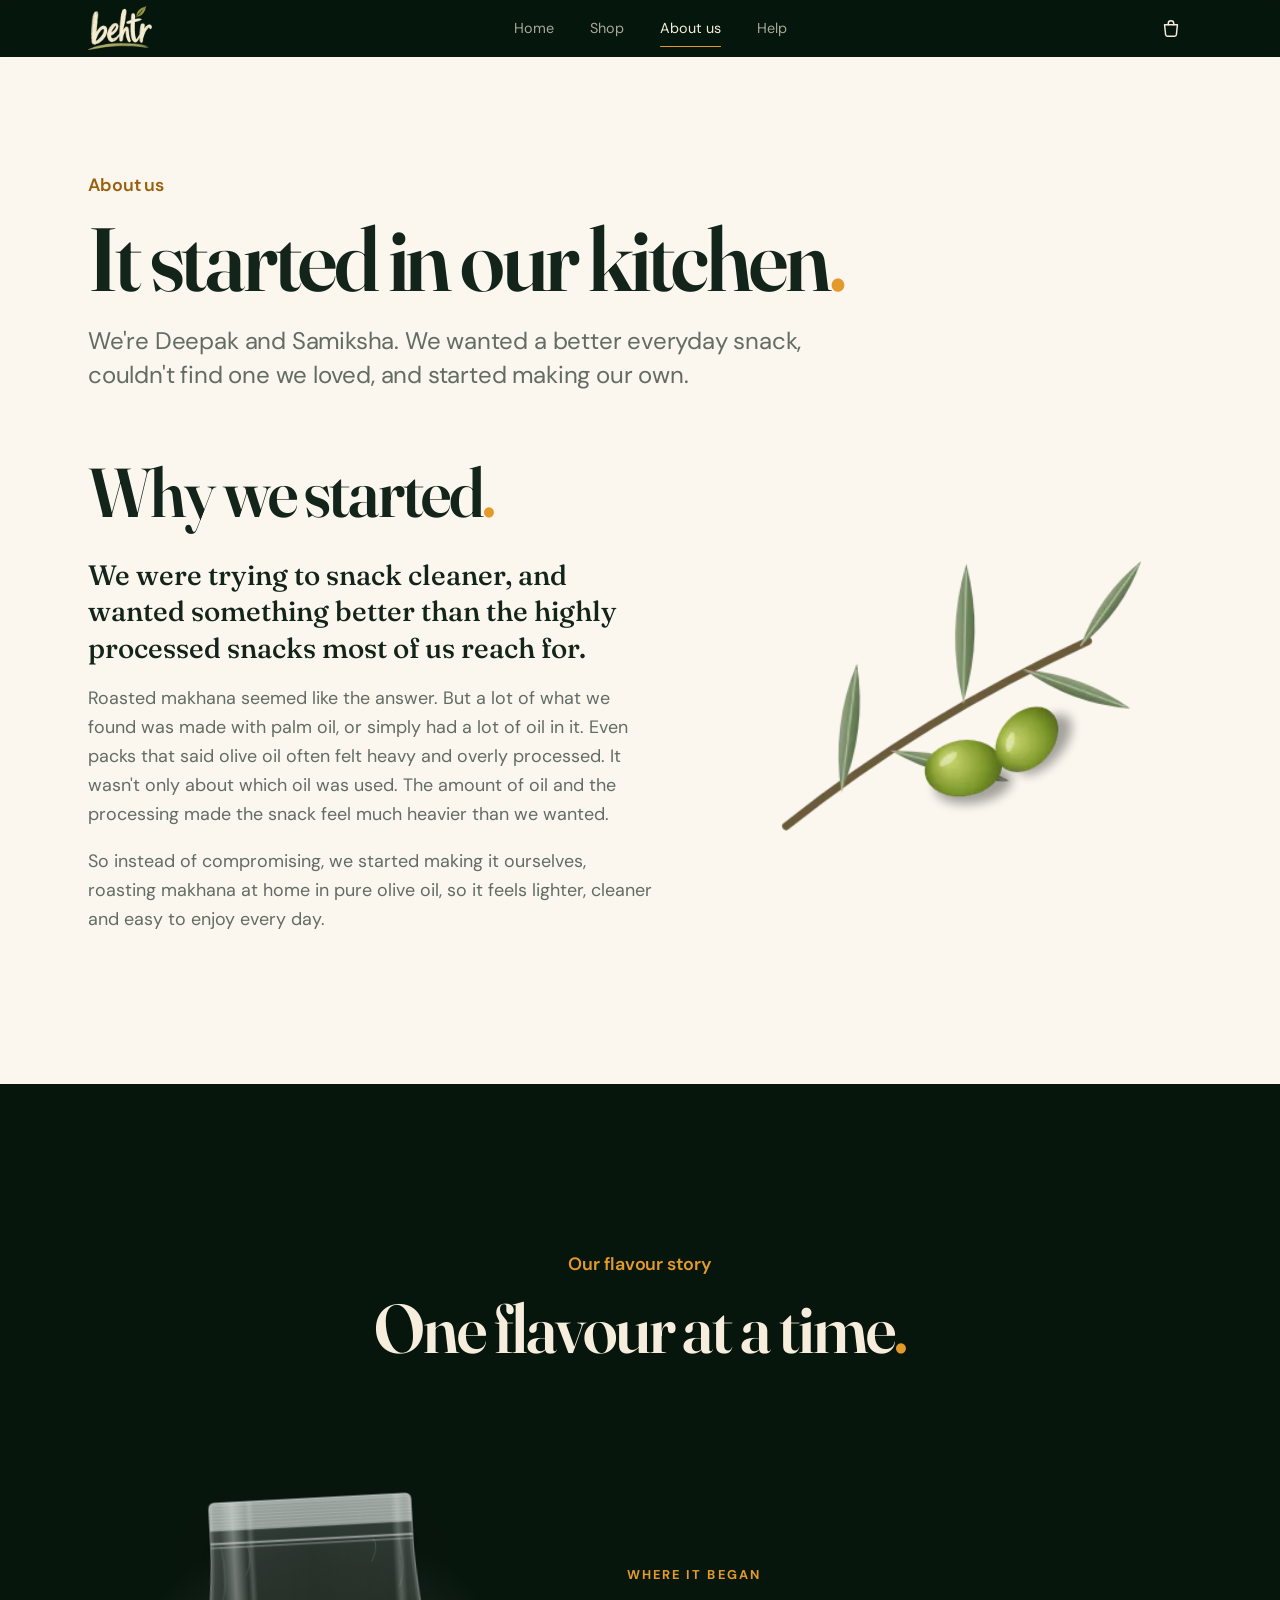
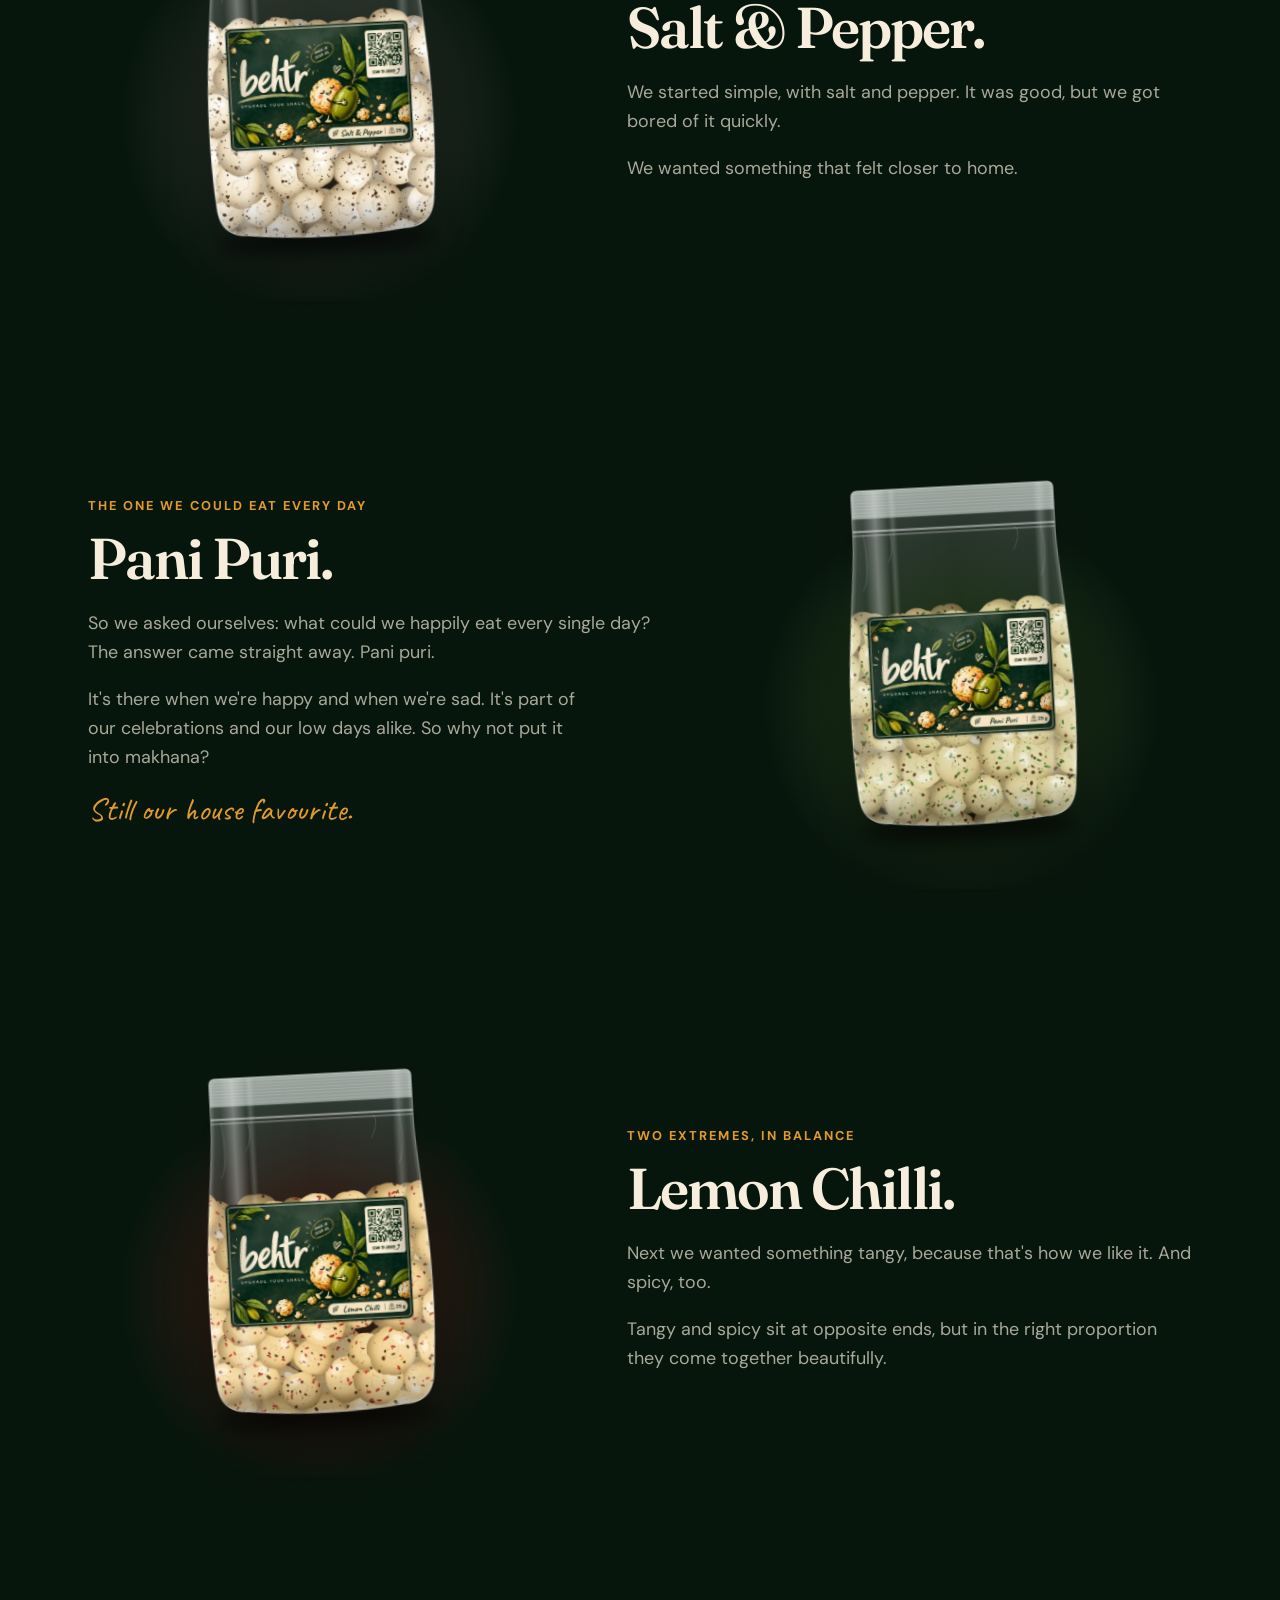
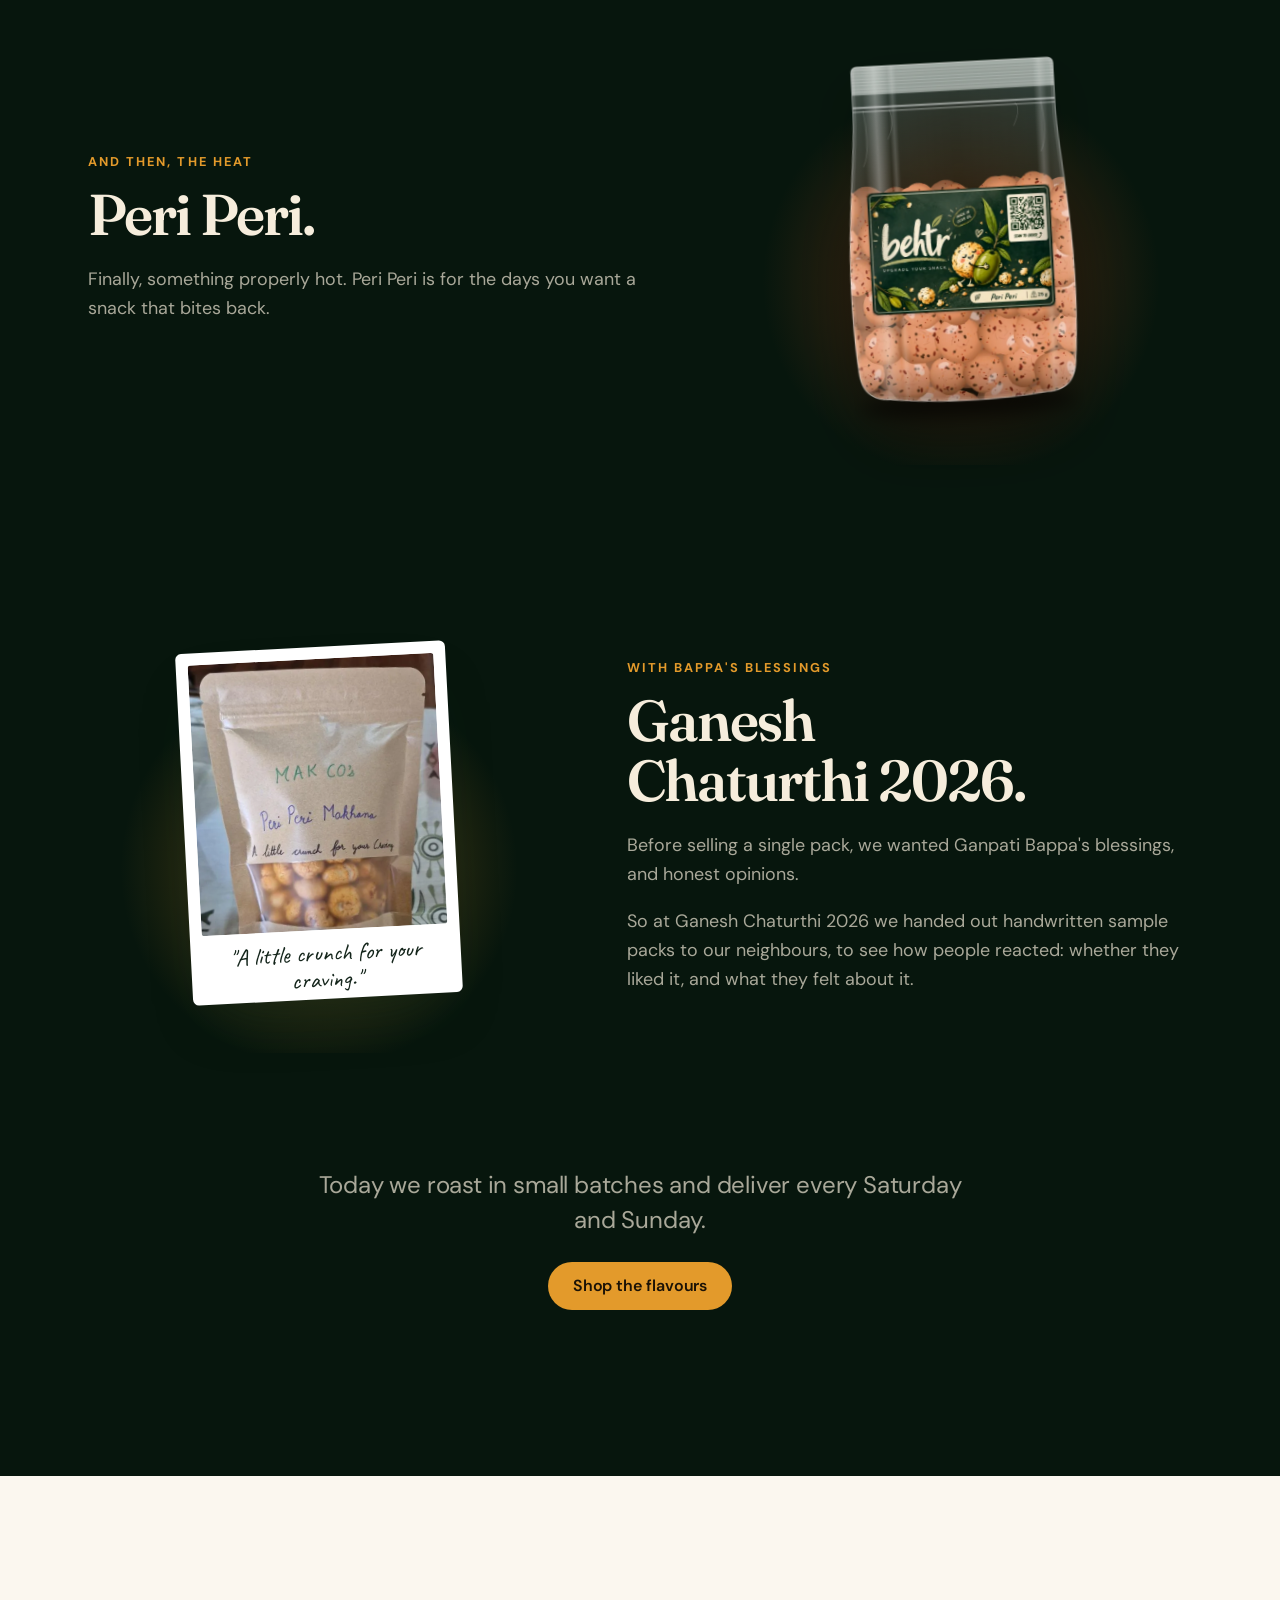
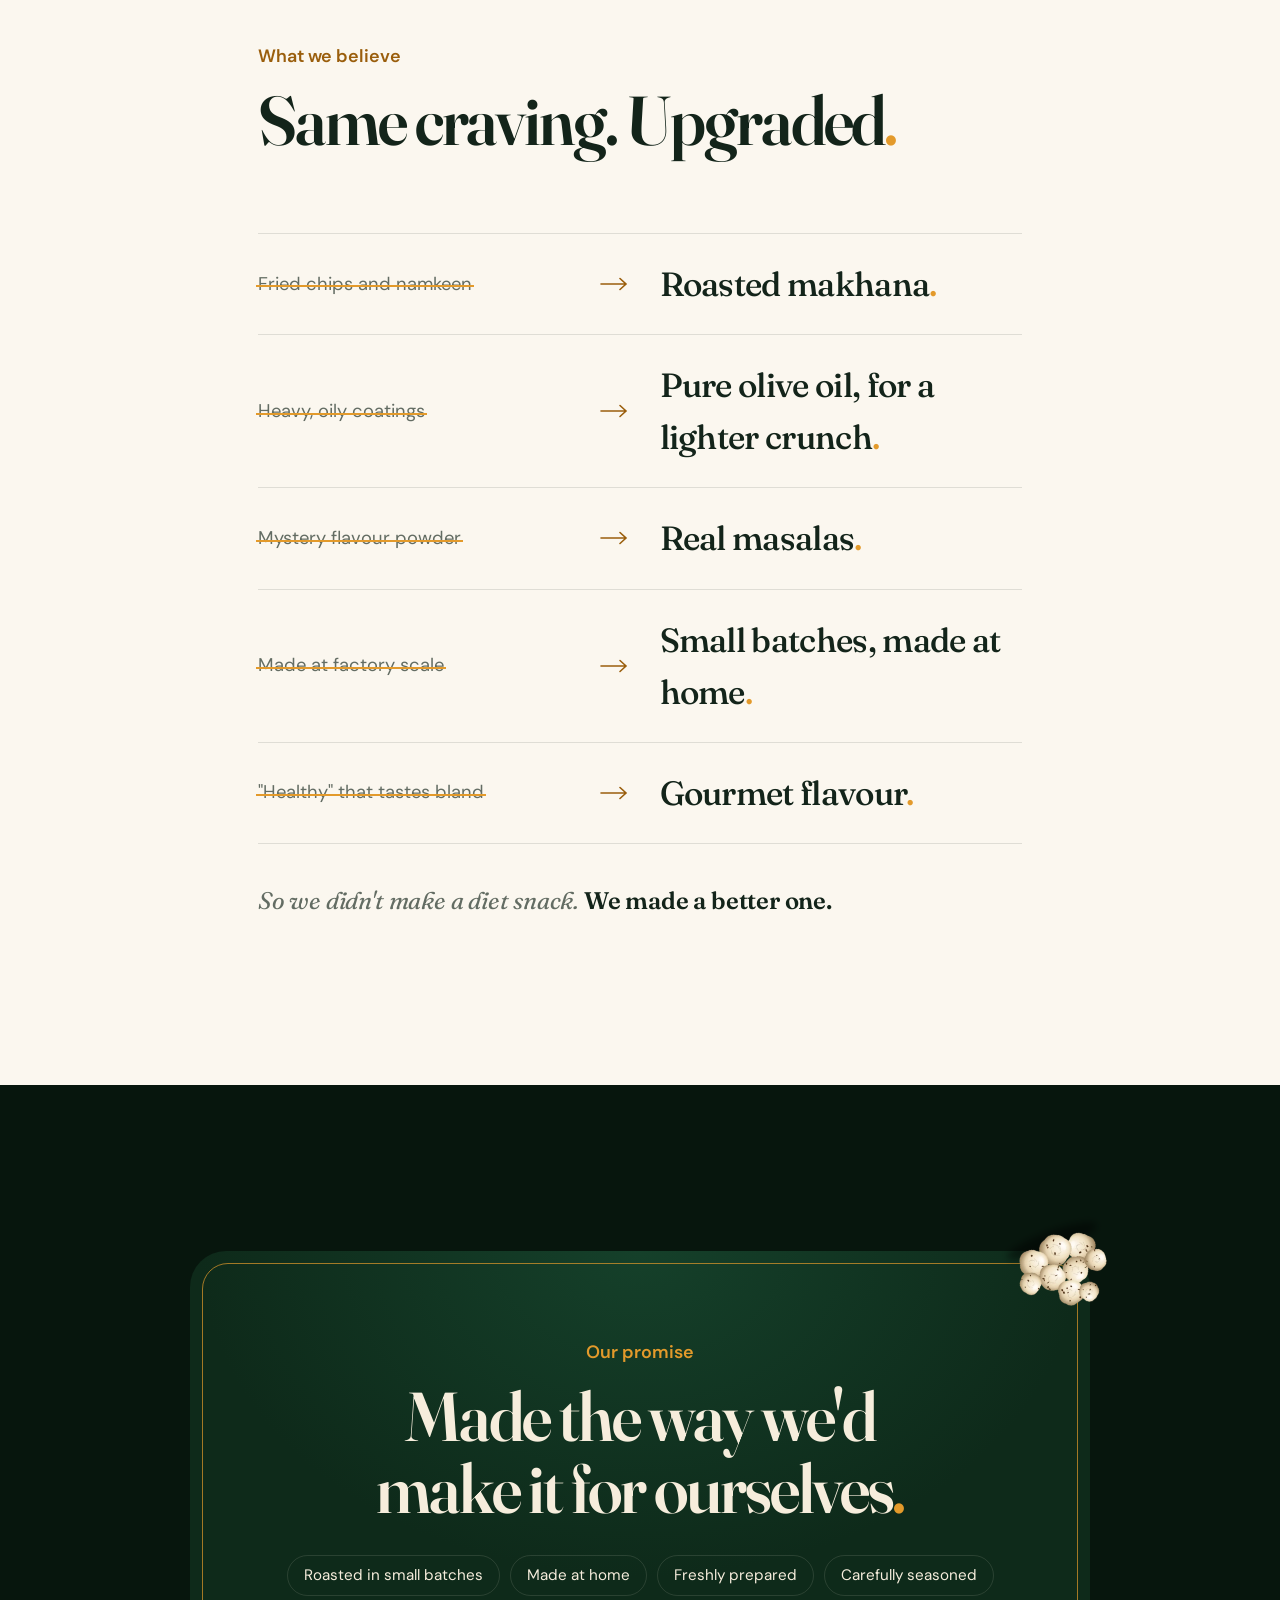
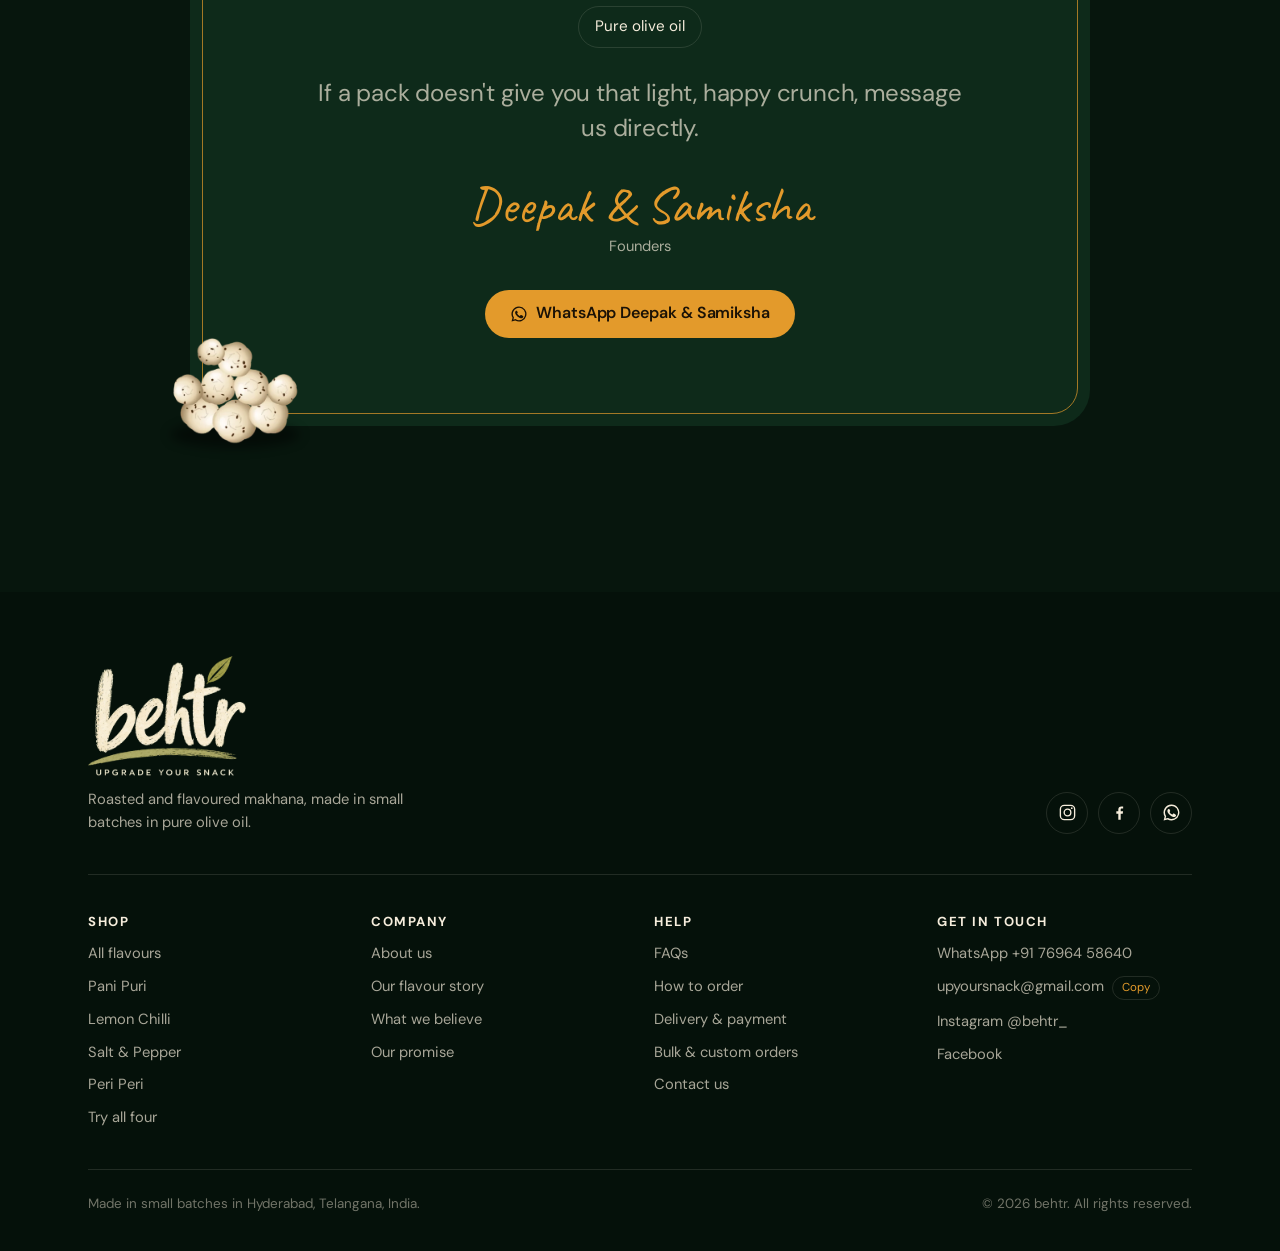
<file: about.html>
<!doctype html>
<html lang="en">
<head>
<meta charset="utf-8">
<meta name="viewport" content="width=device-width, initial-scale=1, viewport-fit=cover">
<title>About us · behtr</title>
<meta name="description" content="How behtr started: two people in a home kitchen, starting with makhana roasted in pure olive oil and real masalas.">
<link rel="canonical" href="https://upgradeyoursnack.in/about.html">
<meta name="robots" content="index, follow, max-image-preview:large">
<meta property="og:type" content="website"><meta property="og:site_name" content="behtr"><meta property="og:locale" content="en_IN">
<meta property="og:title" content="About us · behtr"><meta property="og:description" content="How behtr started: two people in a home kitchen, starting with makhana roasted in pure olive oil and real masalas."><meta property="og:url" content="https://upgradeyoursnack.in/about.html">
<meta property="og:image" content="https://upgradeyoursnack.in/assets/img/og-1200x630.jpg?v=1ac60c4c91"><meta property="og:image:width" content="1200"><meta property="og:image:height" content="630"><meta property="og:image:alt" content="behtr: four flavours in clear pouches">
<meta name="twitter:card" content="summary_large_image"><meta name="twitter:title" content="About us · behtr"><meta name="twitter:description" content="How behtr started: two people in a home kitchen, starting with makhana roasted in pure olive oil and real masalas."><meta name="twitter:image" content="https://upgradeyoursnack.in/assets/img/og-1200x630.jpg?v=1ac60c4c91">
<meta name="theme-color" content="#07160d">
<link rel="icon" href="/favicon.ico" sizes="48x48"><link rel="icon" type="image/png" sizes="192x192" href="assets/img/icon-192.png?v=1ac60c4c91"><link rel="apple-touch-icon" href="assets/img/icon-180.png?v=1ac60c4c91">
<link rel="preconnect" href="https://fonts.googleapis.com"><link rel="preconnect" href="https://fonts.gstatic.com" crossorigin><link rel="stylesheet" href="https://fonts.googleapis.com/css2?family=Fraunces:ital,opsz,wght,SOFT@0,9..144,300..700,0..100;1,9..144,300..700,0..100&family=DM+Sans:ital,opsz,wght@0,9..40,400..700;1,9..40,400..700&family=Caveat:wght@500..700&display=swap">
<link rel="stylesheet" href="assets/site.css?v=1ac60c4c91">
</head>
<body data-page="about">
<header class="gnav">
  <div class="wrap gnav-row">
    <a class="brand" href="index.html" aria-label="behtr home"><img src="assets/img/logo-brush-mark-120.webp?v=1ac60c4c91" alt="behtr" width="174" height="120"></a>
    <nav class="gnav-links" aria-label="Main"><a href="index.html">Home</a><a href="shop.html">Shop</a><a href="about.html" aria-current="page">About us</a><a href="help.html">Help</a></nav>
    <div class="gnav-right">
      <button class="bag-btn" type="button" aria-label="Bag"><svg viewBox="0 0 24 24" fill="none" stroke="currentColor" stroke-width="1.6" stroke-linecap="round" stroke-linejoin="round" aria-hidden="true"><path d="M5 8.5h14l-1.1 10.6a2 2 0 0 1-2 1.9H8.1a2 2 0 0 1-2-1.9z"/><path d="M9 8.5V7a3 3 0 0 1 6 0v1.5"/></svg><span class="bag-count">0</span></button>
      <button class="menu-btn" type="button" aria-label="Menu" aria-expanded="false" aria-controls="mmenu"><span></span><span></span></button>
    </div>
  </div>
</header>
<nav class="mmenu" id="mmenu" aria-label="Menu"><a href="index.html">Home</a><a href="shop.html">Shop</a><a href="about.html" aria-current="page">About us</a><a href="help.html">Help</a><p class="mfoot">Questions? <a data-wa="question" href="#" style="font:inherit;font-size:inherit;padding:0;display:inline;color:var(--gold)">WhatsApp us</a></p></nav>
<main>

<section class="phead light" aria-labelledby="ab-t">
  <div class="wrap">
    <span class="eyebrow">About us</span>
    <h1 class="h1" id="ab-t" style="max-width:14ch">It started in our kitchen<span class="stop">.</span></h1>
    <p class="lead">We're Deepak and Samiksha. We wanted a better everyday snack, couldn't find one we loved, and started making our own.</p>
  </div>
</section>
<section class="light" style="padding-bottom:clamp(96px,12vw,150px)" aria-labelledby="why-t">
  <div class="wrap split rev">
    <div>
      <h2 class="h2" id="why-t">Why we started<span class="stop">.</span></h2>
      <div class="prose" style="margin-top:28px">
        <p style="font-family:var(--display);font-size:clamp(1.35rem,2.3vw,1.75rem);line-height:1.3;color:var(--text);font-weight:500">We were trying to snack cleaner, and wanted something better than the highly processed snacks most of us reach for.</p>
        <p>Roasted makhana seemed like the answer. But a lot of what we found was made with palm oil, or simply had a lot of oil in it. Even packs that said olive oil often felt heavy and overly processed. It wasn't only about which oil was used. The amount of oil and the processing made the snack feel much heavier than we wanted.</p>
        <p>So instead of compromising, we started making it ourselves, roasting makhana at home in pure olive oil, so it feels lighter, cleaner and easy to enjoy every day.</p>
      </div>
    </div>
    <img src="assets/img/prop-olives.webp?v=1ac60c4c91" alt="" class="rv" width="300" height="225" loading="lazy" style="width:min(80%,360px);justify-self:center" decoding="async">
  </div>
</section>

<section class="sec ink" id="journey" aria-labelledby="jr-t">
  <div class="wrap">
    <div class="sec-head center"><span class="eyebrow">Our flavour story</span><h2 class="h2" id="jr-t">One flavour at a time<span class="stop">.</span></h2></div>
    <div class="journey">
      <div class="jrow rv"><div class="jart" style="--acc:#8b8178"><img src="assets/img/pouch-salt-pepper-25.webp?v=1ac60c4c91" alt="Salt & Pepper makhana pack" class="pouch" width="486" height="773" loading="lazy" decoding="async"></div>
      <div class="jtext"><span class="step">Where it began</span><h3>Salt &amp; Pepper.</h3><div class="prose"><p>We started simple, with salt and pepper. It was good, but we got bored of it quickly.</p><p>We wanted something that felt closer to home.</p></div></div></div><div class="jrow rv"><div class="jart" style="--acc:#6E9A3A"><img src="assets/img/pouch-pani-puri-25.webp?v=1ac60c4c91" alt="Pani Puri makhana pack" class="pouch" width="486" height="773" loading="lazy" decoding="async"></div>
      <div class="jtext"><span class="step">The one we could eat every day</span><h3>Pani Puri.</h3><div class="prose"><p>So we asked ourselves: what could we happily eat every single day? The answer came straight away. Pani puri.</p><p>It's there when we're happy and when we're sad. It's part of our celebrations and our low days alike. So why not put it into makhana?</p></div><p class="quote">Still our house favourite.</p></div></div><div class="jrow rv"><div class="jart" style="--acc:#C2312A"><img src="assets/img/pouch-lemon-chilli-25.webp?v=1ac60c4c91" alt="Lemon Chilli makhana pack" class="pouch" width="486" height="773" loading="lazy" decoding="async"></div>
      <div class="jtext"><span class="step">Two extremes, in balance</span><h3>Lemon Chilli.</h3><div class="prose"><p>Next we wanted something tangy, because that's how we like it. And spicy, too.</p><p>Tangy and spicy sit at opposite ends, but in the right proportion they come together beautifully.</p></div></div></div><div class="jrow rv"><div class="jart" style="--acc:#D4561E"><img src="assets/img/pouch-peri-peri-25.webp?v=1ac60c4c91" alt="Peri Peri makhana pack" class="pouch" width="486" height="773" loading="lazy" decoding="async"></div>
      <div class="jtext"><span class="step">And then, the heat</span><h3>Peri Peri.</h3><div class="prose"><p>Finally, something properly hot. Peri Peri is for the days you want a snack that bites back.</p></div></div></div>
      <div class="jrow rv"><div class="jart" style="--acc:#E39A2B"><figure class="polaroid"><img src="assets/img/first-pouch.webp?v=1ac60c4c91" alt="One of the handwritten sample pouches we shared at Ganesh Chaturthi" width="560" height="617" loading="lazy" decoding="async"><figcaption>"A little crunch for your craving."</figcaption></figure></div>
        <div class="jtext"><span class="step">With Bappa's blessings</span><h3>Ganesh Chaturthi 2026.</h3>
          <div class="prose"><p>Before selling a single pack, we wanted Ganpati Bappa's blessings, and honest opinions.</p><p>So at Ganesh Chaturthi 2026 we handed out handwritten sample packs to our neighbours, to see how people reacted: whether they liked it, and what they felt about it.</p></div></div></div>
    </div>
    <p class="lead center" style="margin:clamp(72px,9vw,120px) auto 0;max-width:40ch">Today we roast in small batches and deliver every Saturday and Sunday.</p>
    <div class="ctas center" style="margin-top:24px;justify-content:center"><a class="btn btn-gold" href="shop.html">Shop the flavours</a></div>
  </div>
</section>

<section class="sec light" id="believe" aria-labelledby="bl-t">
  <div class="narrow">
    <div class="sec-head"><span class="eyebrow">What we believe</span><h2 class="h2" id="bl-t">Same craving. Upgraded<span class="stop">.</span></h2></div>
    <div class="swaps">
      <div class="swap"><span class="from">Fried chips and namkeen</span><span class="mid" aria-hidden="true"><svg viewBox="0 0 28 14" fill="none" stroke="currentColor" stroke-width="1.6" stroke-linecap="round"><path d="M1 7h25M20 1.5L26 7l-6 5.5"/></svg></span><span class="to">Roasted makhana<span class="stop">.</span></span></div><div class="swap"><span class="from">Heavy, oily coatings</span><span class="mid" aria-hidden="true"><svg viewBox="0 0 28 14" fill="none" stroke="currentColor" stroke-width="1.6" stroke-linecap="round"><path d="M1 7h25M20 1.5L26 7l-6 5.5"/></svg></span><span class="to">Pure olive oil, for a lighter crunch<span class="stop">.</span></span></div><div class="swap"><span class="from">Mystery flavour powder</span><span class="mid" aria-hidden="true"><svg viewBox="0 0 28 14" fill="none" stroke="currentColor" stroke-width="1.6" stroke-linecap="round"><path d="M1 7h25M20 1.5L26 7l-6 5.5"/></svg></span><span class="to">Real masalas<span class="stop">.</span></span></div><div class="swap"><span class="from">Made at factory scale</span><span class="mid" aria-hidden="true"><svg viewBox="0 0 28 14" fill="none" stroke="currentColor" stroke-width="1.6" stroke-linecap="round"><path d="M1 7h25M20 1.5L26 7l-6 5.5"/></svg></span><span class="to">Small batches, made at home<span class="stop">.</span></span></div><div class="swap"><span class="from">"Healthy" that tastes bland</span><span class="mid" aria-hidden="true"><svg viewBox="0 0 28 14" fill="none" stroke="currentColor" stroke-width="1.6" stroke-linecap="round"><path d="M1 7h25M20 1.5L26 7l-6 5.5"/></svg></span><span class="to">Gourmet flavour<span class="stop">.</span></span></div>
    </div>
    <p class="lead" style="margin-top:40px;font-family:var(--display);font-style:italic">So we didn't make a diet snack. <b style="font-style:normal">We made a better one.</b></p>
  </div>
</section>

<section class="sec ink" id="promise" aria-labelledby="pr-t">
  <div class="wrap">
    <div class="promise">
      <img src="assets/img/prop-pearls.webp?v=1ac60c4c91" alt="" class="pearls pl" loading="lazy" decoding="async"><img src="assets/img/prop-pearls.webp?v=1ac60c4c91" alt="" class="pearls pr" loading="lazy" decoding="async">
      <span class="eyebrow">Our promise</span>
      <h2 class="h2" id="pr-t">Made the way we'd make it for ourselves<span class="stop">.</span></h2>
      <ul><li>Roasted in small batches</li><li>Made at home</li><li>Freshly prepared</li><li>Carefully seasoned</li><li>Pure olive oil</li></ul>
      <p class="lead">If a pack doesn't give you that light, happy crunch, message us directly.</p>
      <div class="sign"><span class="script">Deepak &amp; Samiksha</span><small>Founders</small></div>
      <div class="ctas"><a class="btn btn-gold" href="#" data-wa="hello"><svg viewBox="0 0 24 24" fill="currentColor" aria-hidden="true"><path d="M12 2a10 10 0 0 0-8.6 15.1L2 22l5-1.3A10 10 0 1 0 12 2zm0 18.2a8.2 8.2 0 0 1-4.2-1.2l-.3-.2-3 .8.8-2.9-.2-.3A8.2 8.2 0 1 1 12 20.2zm4.5-6.1c-.2-.1-1.5-.7-1.7-.8-.2-.1-.4-.1-.6.1l-.8 1c-.1.2-.3.2-.5.1a6.7 6.7 0 0 1-3.3-2.9c-.2-.4.2-.4.7-1.3.1-.2 0-.3 0-.4l-.8-1.8c-.2-.5-.4-.4-.6-.4h-.5a1 1 0 0 0-.7.3 3 3 0 0 0-.9 2.2 5.2 5.2 0 0 0 1.1 2.8 11.9 11.9 0 0 0 4.6 4c1.7.7 2.3.8 3.2.7a2.7 2.7 0 0 0 1.8-1.3 2.2 2.2 0 0 0 .2-1.3c-.1-.1-.2-.2-.5-.3z"/></svg>WhatsApp Deepak &amp; Samiksha</a></div>
    </div>
  </div>
</section>

</main>
<footer class="footer">
  <div class="wrap">
    <div class="f-top">
      <div><a class="brand" href="index.html" aria-label="behtr home"><img src="assets/img/logo-brush-792.webp?v=1ac60c4c91" alt="behtr: upgrade your snack" width="784" height="595" loading="lazy"></a><p>Roasted and flavoured makhana, made in small batches in pure olive oil.</p></div>
      <div class="social">
        <a href="https://www.instagram.com/behtr_/" target="_blank" rel="noopener" data-social="instagram" aria-label="behtr on Instagram"><svg viewBox="0 0 24 24" fill="none" stroke="currentColor" stroke-width="1.7" aria-hidden="true"><rect x="3" y="3" width="18" height="18" rx="5"/><circle cx="12" cy="12" r="4.2"/><circle cx="17.4" cy="6.6" r="1.1" fill="currentColor" stroke="none"/></svg></a>
        <a href="#" data-social="facebook" aria-label="Facebook"><svg viewBox="0 0 24 24" fill="currentColor" aria-hidden="true"><path d="M13.5 21v-7.5h2.6l.4-3h-3V8.6c0-.9.3-1.5 1.5-1.5h1.6V4.4c-.3 0-1.2-.1-2.3-.1-2.3 0-3.8 1.4-3.8 3.9v2.3H8v3h2.5V21z"/></svg></a>
        <a href="#" data-wa="hello" aria-label="WhatsApp"><svg viewBox="0 0 24 24" fill="currentColor" aria-hidden="true"><path d="M12 2a10 10 0 0 0-8.6 15.1L2 22l5-1.3A10 10 0 1 0 12 2zm0 18.2a8.2 8.2 0 0 1-4.2-1.2l-.3-.2-3 .8.8-2.9-.2-.3A8.2 8.2 0 1 1 12 20.2zm4.5-6.1c-.2-.1-1.5-.7-1.7-.8-.2-.1-.4-.1-.6.1l-.8 1c-.1.2-.3.2-.5.1a6.7 6.7 0 0 1-3.3-2.9c-.2-.4.2-.4.7-1.3.1-.2 0-.3 0-.4l-.8-1.8c-.2-.5-.4-.4-.6-.4h-.5a1 1 0 0 0-.7.3 3 3 0 0 0-.9 2.2 5.2 5.2 0 0 0 1.1 2.8 11.9 11.9 0 0 0 4.6 4c1.7.7 2.3.8 3.2.7a2.7 2.7 0 0 0 1.8-1.3 2.2 2.2 0 0 0 .2-1.3c-.1-.1-.2-.2-.5-.3z"/></svg></a>
      </div>
    </div>
    <div class="f-cols">
      <div><h4>Shop</h4><ul>
        <li><a href="shop.html">All flavours</a></li><li><a href="shop.html#pani-puri">Pani Puri</a></li><li><a href="shop.html#lemon-chilli">Lemon Chilli</a></li>
        <li><a href="shop.html#salt-pepper">Salt &amp; Pepper</a></li><li><a href="shop.html#peri-peri">Peri Peri</a></li><li><a href="shop.html#try-all">Try all four</a></li></ul></div>
      <div><h4>Company</h4><ul>
        <li><a href="about.html">About us</a></li><li><a href="about.html#journey">Our flavour story</a></li><li><a href="about.html#believe">What we believe</a></li><li><a href="about.html#promise">Our promise</a></li></ul></div>
      <div><h4>Help</h4><ul>
        <li><a href="help.html">FAQs</a></li><li><a href="help.html#ordering">How to order</a></li><li><a href="help.html#delivery">Delivery &amp; payment</a></li><li><a href="help.html#bulk">Bulk &amp; custom orders</a></li><li><a href="help.html#contact">Contact us</a></li></ul></div>
      <div><h4>Get in touch</h4><ul>
        <li><a href="#" data-wa="hello">WhatsApp +91 76964 58640</a></li>
        <li><a href="mailto:upyoursnack@gmail.com">upyoursnack@gmail.com</a><button class="copy" type="button" data-copy="upyoursnack@gmail.com">Copy</button></li>
        <li><a href="https://www.instagram.com/behtr_/" target="_blank" rel="noopener" data-social="instagram">Instagram @behtr_</a></li><li><a href="#" data-social="facebook">Facebook</a></li></ul></div>
    </div>
    <div class="f-bottom">
      <span>Made in small batches in Hyderabad, Telangana, India.</span>
      <span>© <span data-year>2026</span> behtr. All rights reserved.</span>
    </div>
  </div>
</footer>
<script src="assets/site.js?v=1ac60c4c91"></script>
</body>
</html>
</file>
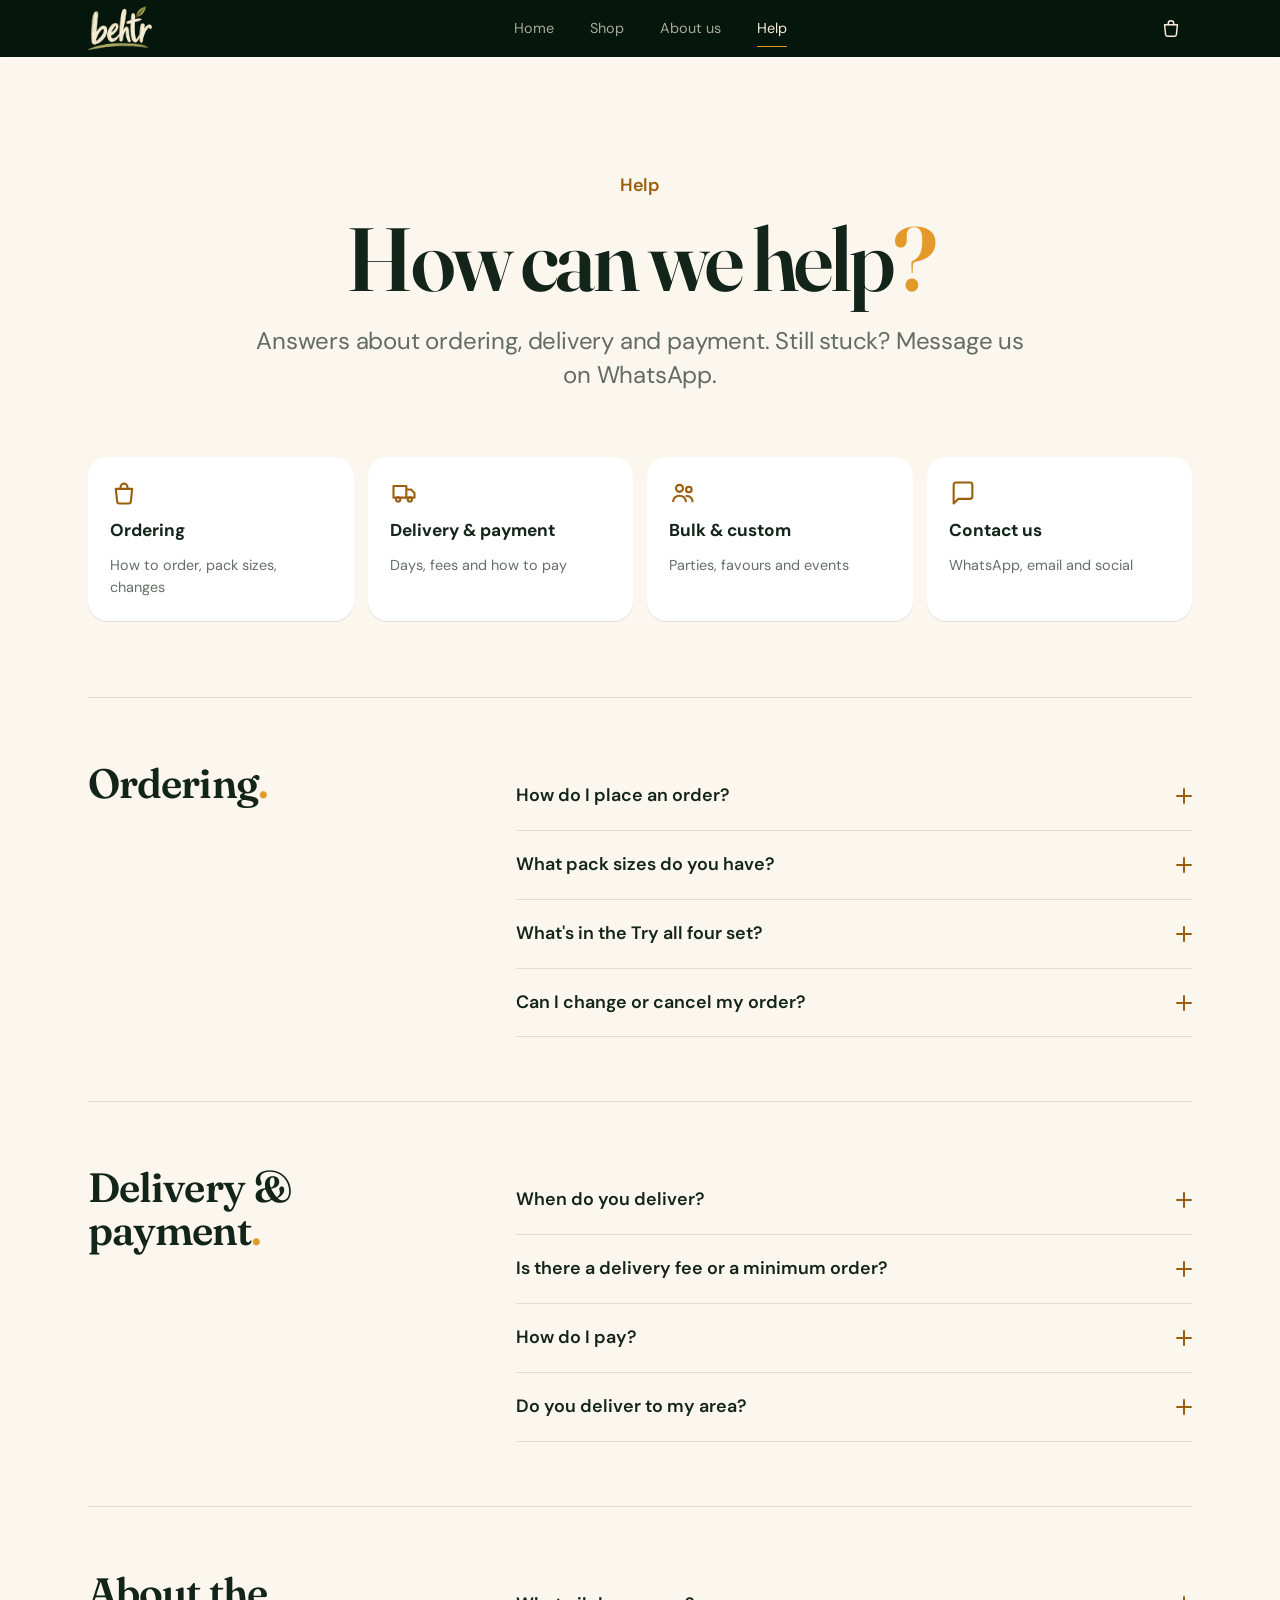
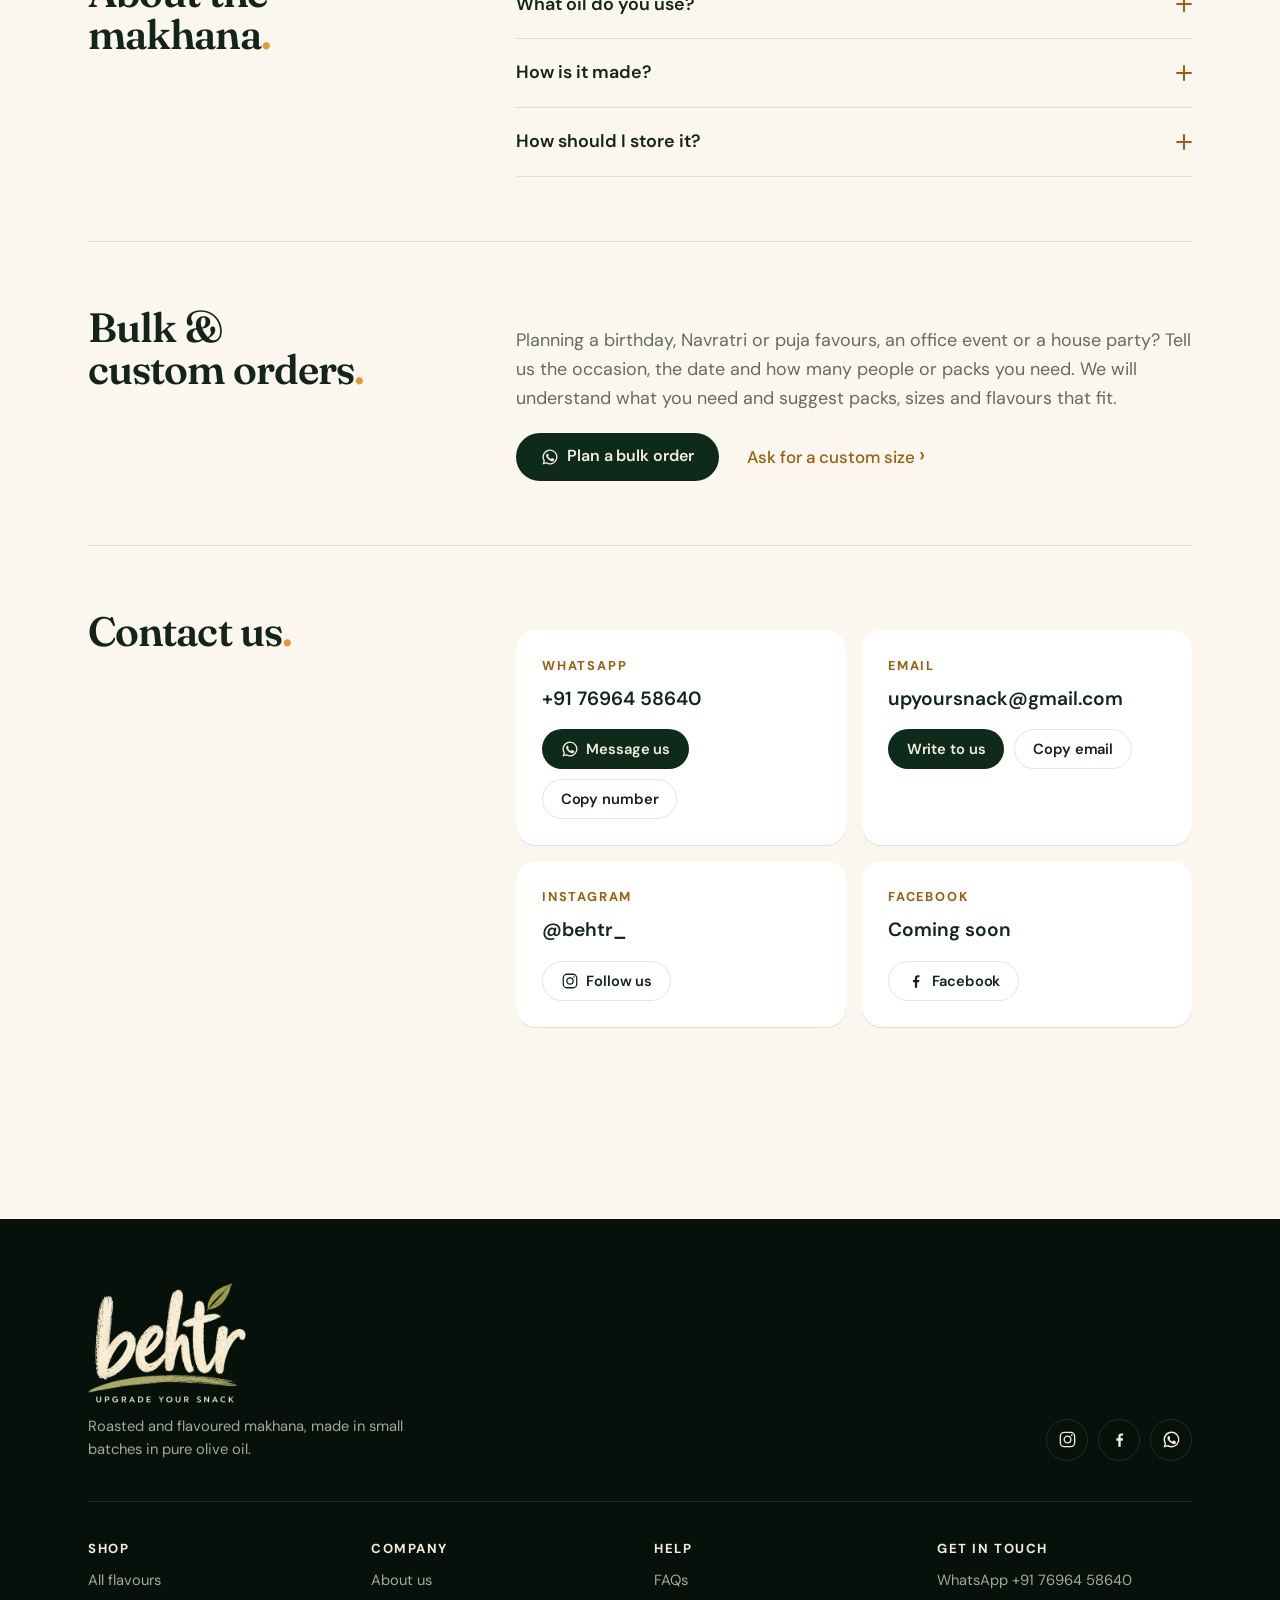
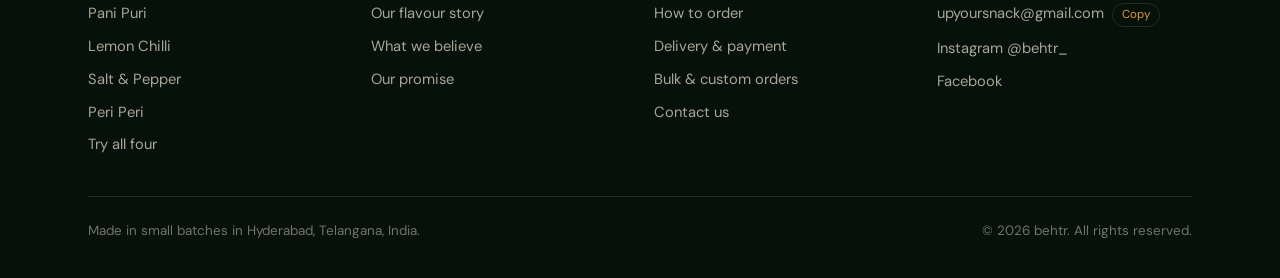
<file: help.html>
<!doctype html>
<html lang="en">
<head>
<meta charset="utf-8">
<meta name="viewport" content="width=device-width, initial-scale=1, viewport-fit=cover">
<title>Help &amp; FAQs · behtr</title>
<meta name="description" content="Ordering, delivery, payment, bulk orders and contact details for behtr.">
<link rel="canonical" href="https://upgradeyoursnack.in/help.html">
<meta name="robots" content="index, follow, max-image-preview:large">
<meta property="og:type" content="website"><meta property="og:site_name" content="behtr"><meta property="og:locale" content="en_IN">
<meta property="og:title" content="Help &amp; FAQs · behtr"><meta property="og:description" content="Ordering, delivery, payment, bulk orders and contact details for behtr."><meta property="og:url" content="https://upgradeyoursnack.in/help.html">
<meta property="og:image" content="https://upgradeyoursnack.in/assets/img/og-1200x630.jpg?v=1ac60c4c91"><meta property="og:image:width" content="1200"><meta property="og:image:height" content="630"><meta property="og:image:alt" content="behtr: four flavours in clear pouches">
<meta name="twitter:card" content="summary_large_image"><meta name="twitter:title" content="Help &amp; FAQs · behtr"><meta name="twitter:description" content="Ordering, delivery, payment, bulk orders and contact details for behtr."><meta name="twitter:image" content="https://upgradeyoursnack.in/assets/img/og-1200x630.jpg?v=1ac60c4c91">
<meta name="theme-color" content="#07160d">
<link rel="icon" href="/favicon.ico" sizes="48x48"><link rel="icon" type="image/png" sizes="192x192" href="assets/img/icon-192.png?v=1ac60c4c91"><link rel="apple-touch-icon" href="assets/img/icon-180.png?v=1ac60c4c91">
<link rel="preconnect" href="https://fonts.googleapis.com"><link rel="preconnect" href="https://fonts.gstatic.com" crossorigin><link rel="stylesheet" href="https://fonts.googleapis.com/css2?family=Fraunces:ital,opsz,wght,SOFT@0,9..144,300..700,0..100;1,9..144,300..700,0..100&family=DM+Sans:ital,opsz,wght@0,9..40,400..700;1,9..40,400..700&family=Caveat:wght@500..700&display=swap">
<link rel="stylesheet" href="assets/site.css?v=1ac60c4c91">
</head>
<body data-page="help">
<header class="gnav">
  <div class="wrap gnav-row">
    <a class="brand" href="index.html" aria-label="behtr home"><img src="assets/img/logo-brush-mark-120.webp?v=1ac60c4c91" alt="behtr" width="174" height="120"></a>
    <nav class="gnav-links" aria-label="Main"><a href="index.html">Home</a><a href="shop.html">Shop</a><a href="about.html">About us</a><a href="help.html" aria-current="page">Help</a></nav>
    <div class="gnav-right">
      <button class="bag-btn" type="button" aria-label="Bag"><svg viewBox="0 0 24 24" fill="none" stroke="currentColor" stroke-width="1.6" stroke-linecap="round" stroke-linejoin="round" aria-hidden="true"><path d="M5 8.5h14l-1.1 10.6a2 2 0 0 1-2 1.9H8.1a2 2 0 0 1-2-1.9z"/><path d="M9 8.5V7a3 3 0 0 1 6 0v1.5"/></svg><span class="bag-count">0</span></button>
      <button class="menu-btn" type="button" aria-label="Menu" aria-expanded="false" aria-controls="mmenu"><span></span><span></span></button>
    </div>
  </div>
</header>
<nav class="mmenu" id="mmenu" aria-label="Menu"><a href="index.html">Home</a><a href="shop.html">Shop</a><a href="about.html">About us</a><a href="help.html" aria-current="page">Help</a><p class="mfoot">Questions? <a data-wa="question" href="#" style="font:inherit;font-size:inherit;padding:0;display:inline;color:var(--gold)">WhatsApp us</a></p></nav>
<main>

<section class="phead light center" aria-labelledby="hp-t">
  <div class="wrap">
    <span class="eyebrow">Help</span>
    <h1 class="h1" id="hp-t">How can we help<span class="stop">?</span></h1>
    <p class="lead">Answers about ordering, delivery and payment. Still stuck? Message us on WhatsApp.</p>
  </div>
</section>
<section class="light" style="padding-bottom:clamp(80px,10vw,128px)" aria-label="Questions">
  <div class="wrap">
    <div class="qcards">
      <a class="qcard rv" href="#ordering"><svg viewBox="0 0 24 24" fill="none" stroke="currentColor" stroke-width="1.8" stroke-linecap="round" stroke-linejoin="round" aria-hidden="true"><path d="M5 8.5h14l-1.1 10.6a2 2 0 0 1-2 1.9H8.1a2 2 0 0 1-2-1.9z"/><path d="M9 8.5V7a3 3 0 0 1 6 0v1.5"/></svg><b>Ordering</b><span>How to order, pack sizes, changes</span></a>
      <a class="qcard rv d1" href="#delivery"><svg viewBox="0 0 24 24" fill="none" stroke="currentColor" stroke-width="1.8" stroke-linecap="round" stroke-linejoin="round" aria-hidden="true"><path d="M3 6h11v10H3zM14 9h4l3 3v4h-7"/><circle cx="7" cy="17.5" r="1.8"/><circle cx="17" cy="17.5" r="1.8"/></svg><b>Delivery &amp; payment</b><span>Days, fees and how to pay</span></a>
      <a class="qcard rv d2" href="#bulk"><svg viewBox="0 0 24 24" fill="none" stroke="currentColor" stroke-width="1.8" stroke-linecap="round" stroke-linejoin="round" aria-hidden="true"><circle cx="9" cy="8" r="3"/><circle cx="17" cy="9" r="2.4"/><path d="M3.5 19c.6-3 2.8-4.6 5.5-4.6s4.9 1.6 5.5 4.6M15 14.6c2.6 0 4.6 1.5 5.2 4.4"/></svg><b>Bulk &amp; custom</b><span>Parties, favours and events</span></a>
      <a class="qcard rv d3" href="#contact"><svg viewBox="0 0 24 24" fill="none" stroke="currentColor" stroke-width="1.8" stroke-linecap="round" stroke-linejoin="round" aria-hidden="true"><path d="M20 15a2 2 0 0 1-2 2H8l-4 4V5a2 2 0 0 1 2-2h12a2 2 0 0 1 2 2z"/></svg><b>Contact us</b><span>WhatsApp, email and social</span></a>
    </div>
    <div style="margin-top:clamp(48px,6vw,80px)">
      <div class="faq-group" id="ordering"><h2>Ordering<span class="stop">.</span></h2><div>
        <details class="q"><summary>How do I place an order?<i aria-hidden="true"></i></summary><div class="a"><p>Pick your flavours and pack sizes in the <a href="shop.html">Shop</a>, add them to your bag and check out. We open WhatsApp with your order typed out. Send the message and we will confirm your delivery.</p></div></details>
        <details class="q"><summary>What pack sizes do you have?<i aria-hidden="true"></i></summary><div class="a"><p>Every flavour comes in a 10 g pack (₹30) and a 25 g pack (₹60). The 10 g pack is a snack for one, great for lunch boxes and snack breaks. The 25 g pack is good for sharing and for gifting as return or puja favours.</p><p>Need a different size? Ask us, and we will see what we can do.</p></div></details>
        <details class="q"><summary>What's in the Try all four set?<i aria-hidden="true"></i></summary><div class="a"><p>One 10 g pack of each flavour: Pani Puri, Lemon Chilli, Salt &amp; Pepper and Peri Peri. It costs ₹120.</p></div></details>
        <details class="q"><summary>Can I change or cancel my order?<i aria-hidden="true"></i></summary><div class="a"><p>Yes. Message us on WhatsApp before your delivery day and we will sort it out.</p></div></details>
      </div></div>
      <div class="faq-group" id="delivery"><h2>Delivery &amp; payment<span class="stop">.</span></h2><div>
        <details class="q"><summary>When do you deliver?<i aria-hidden="true"></i></summary><div class="a"><p>On Saturday and Sunday. You choose the day when you check out.</p></div></details>
        <details class="q"><summary>Is there a delivery fee or a minimum order?<i aria-hidden="true"></i></summary><div class="a"><p>No. Delivery is free right now, and there is no minimum order.</p></div></details>
        <details class="q"><summary>How do I pay?<i aria-hidden="true"></i></summary><div class="a"><p>By UPI, or pay on delivery with cash or UPI at your door. At checkout you can scan our UPI QR or copy the UPI ID. For now the QR is a personal account in our founder&rsquo;s name (Deepak Gupta), because our business registration and current account are still being set up.</p></div></details>
        <details class="q"><summary>Do you deliver to my area?<i aria-hidden="true"></i></summary><div class="a"><p>Send us your address on WhatsApp and we will let you know.</p></div></details>
      </div></div>
      <div class="faq-group" id="product"><h2>About the makhana<span class="stop">.</span></h2><div>
        <details class="q"><summary>What oil do you use?<i aria-hidden="true"></i></summary><div class="a"><p>Pure olive oil. Never palm oil.</p></div></details>
        <details class="q"><summary>How is it made?<i aria-hidden="true"></i></summary><div class="a"><p>We roast makhana at home in small batches, in pure olive oil, and season it with real masalas.</p></div></details>
        <details class="q"><summary>How should I store it?<i aria-hidden="true"></i></summary><div class="a"><p>Keep the pack sealed and in a cool, dry place to keep the crunch. Close the zip after opening.</p></div></details>
      </div></div>
      <div class="faq-group" id="bulk"><h2>Bulk &amp; custom orders<span class="stop">.</span></h2><div>
        <div class="prose" style="padding-block:20px 8px"><p>Planning a birthday, Navratri or puja favours, an office event or a house party? Tell us the occasion, the date and how many people or packs you need. We will understand what you need and suggest packs, sizes and flavours that fit.</p></div>
        <div class="ctas" style="margin-top:12px"><a class="btn btn-dark" href="#" data-wa="bulk"><svg viewBox="0 0 24 24" fill="currentColor" aria-hidden="true"><path d="M12 2a10 10 0 0 0-8.6 15.1L2 22l5-1.3A10 10 0 1 0 12 2zm0 18.2a8.2 8.2 0 0 1-4.2-1.2l-.3-.2-3 .8.8-2.9-.2-.3A8.2 8.2 0 1 1 12 20.2zm4.5-6.1c-.2-.1-1.5-.7-1.7-.8-.2-.1-.4-.1-.6.1l-.8 1c-.1.2-.3.2-.5.1a6.7 6.7 0 0 1-3.3-2.9c-.2-.4.2-.4.7-1.3.1-.2 0-.3 0-.4l-.8-1.8c-.2-.5-.4-.4-.6-.4h-.5a1 1 0 0 0-.7.3 3 3 0 0 0-.9 2.2 5.2 5.2 0 0 0 1.1 2.8 11.9 11.9 0 0 0 4.6 4c1.7.7 2.3.8 3.2.7a2.7 2.7 0 0 0 1.8-1.3 2.2 2.2 0 0 0 .2-1.3c-.1-.1-.2-.2-.5-.3z"/></svg>Plan a bulk order</a><a class="more" href="#" data-wa="custom">Ask for a custom size</a></div>
      </div></div>
      <div class="faq-group" id="contact"><h2>Contact us<span class="stop">.</span></h2><div class="contact-grid" style="padding-top:20px">
        <div class="ccard"><span class="k">WhatsApp</span><span class="v">+91 76964 58640</span><div class="row"><a class="btn btn-dark btn-sm" href="#" data-wa="question"><svg viewBox="0 0 24 24" fill="currentColor" aria-hidden="true"><path d="M12 2a10 10 0 0 0-8.6 15.1L2 22l5-1.3A10 10 0 1 0 12 2zm0 18.2a8.2 8.2 0 0 1-4.2-1.2l-.3-.2-3 .8.8-2.9-.2-.3A8.2 8.2 0 1 1 12 20.2zm4.5-6.1c-.2-.1-1.5-.7-1.7-.8-.2-.1-.4-.1-.6.1l-.8 1c-.1.2-.3.2-.5.1a6.7 6.7 0 0 1-3.3-2.9c-.2-.4.2-.4.7-1.3.1-.2 0-.3 0-.4l-.8-1.8c-.2-.5-.4-.4-.6-.4h-.5a1 1 0 0 0-.7.3 3 3 0 0 0-.9 2.2 5.2 5.2 0 0 0 1.1 2.8 11.9 11.9 0 0 0 4.6 4c1.7.7 2.3.8 3.2.7a2.7 2.7 0 0 0 1.8-1.3 2.2 2.2 0 0 0 .2-1.3c-.1-.1-.2-.2-.5-.3z"/></svg>Message us</a><button class="btn btn-ghost btn-sm" type="button" data-copy="+91 76964 58640">Copy number</button></div></div>
        <div class="ccard"><span class="k">Email</span><span class="v">upyoursnack@gmail.com</span><div class="row"><a class="btn btn-dark btn-sm" href="mailto:upyoursnack@gmail.com">Write to us</a><button class="btn btn-ghost btn-sm" type="button" data-copy="upyoursnack@gmail.com">Copy email</button></div></div>
        <div class="ccard"><span class="k">Instagram</span><span class="v">@behtr_</span><div class="row"><a class="btn btn-ghost btn-sm" href="https://www.instagram.com/behtr_/" target="_blank" rel="noopener" data-social="instagram"><svg viewBox="0 0 24 24" fill="none" stroke="currentColor" stroke-width="1.7" aria-hidden="true"><rect x="3" y="3" width="18" height="18" rx="5"/><circle cx="12" cy="12" r="4.2"/><circle cx="17.4" cy="6.6" r="1.1" fill="currentColor" stroke="none"/></svg>Follow us</a></div></div>
        <div class="ccard"><span class="k">Facebook</span><span class="v">Coming soon</span><div class="row"><a class="btn btn-ghost btn-sm" href="#" data-social="facebook"><svg viewBox="0 0 24 24" fill="currentColor" aria-hidden="true"><path d="M13.5 21v-7.5h2.6l.4-3h-3V8.6c0-.9.3-1.5 1.5-1.5h1.6V4.4c-.3 0-1.2-.1-2.3-.1-2.3 0-3.8 1.4-3.8 3.9v2.3H8v3h2.5V21z"/></svg>Facebook</a></div></div>
      </div></div>
    </div>
  </div>
</section>

</main>
<footer class="footer">
  <div class="wrap">
    <div class="f-top">
      <div><a class="brand" href="index.html" aria-label="behtr home"><img src="assets/img/logo-brush-792.webp?v=1ac60c4c91" alt="behtr: upgrade your snack" width="784" height="595" loading="lazy"></a><p>Roasted and flavoured makhana, made in small batches in pure olive oil.</p></div>
      <div class="social">
        <a href="https://www.instagram.com/behtr_/" target="_blank" rel="noopener" data-social="instagram" aria-label="behtr on Instagram"><svg viewBox="0 0 24 24" fill="none" stroke="currentColor" stroke-width="1.7" aria-hidden="true"><rect x="3" y="3" width="18" height="18" rx="5"/><circle cx="12" cy="12" r="4.2"/><circle cx="17.4" cy="6.6" r="1.1" fill="currentColor" stroke="none"/></svg></a>
        <a href="#" data-social="facebook" aria-label="Facebook"><svg viewBox="0 0 24 24" fill="currentColor" aria-hidden="true"><path d="M13.5 21v-7.5h2.6l.4-3h-3V8.6c0-.9.3-1.5 1.5-1.5h1.6V4.4c-.3 0-1.2-.1-2.3-.1-2.3 0-3.8 1.4-3.8 3.9v2.3H8v3h2.5V21z"/></svg></a>
        <a href="#" data-wa="hello" aria-label="WhatsApp"><svg viewBox="0 0 24 24" fill="currentColor" aria-hidden="true"><path d="M12 2a10 10 0 0 0-8.6 15.1L2 22l5-1.3A10 10 0 1 0 12 2zm0 18.2a8.2 8.2 0 0 1-4.2-1.2l-.3-.2-3 .8.8-2.9-.2-.3A8.2 8.2 0 1 1 12 20.2zm4.5-6.1c-.2-.1-1.5-.7-1.7-.8-.2-.1-.4-.1-.6.1l-.8 1c-.1.2-.3.2-.5.1a6.7 6.7 0 0 1-3.3-2.9c-.2-.4.2-.4.7-1.3.1-.2 0-.3 0-.4l-.8-1.8c-.2-.5-.4-.4-.6-.4h-.5a1 1 0 0 0-.7.3 3 3 0 0 0-.9 2.2 5.2 5.2 0 0 0 1.1 2.8 11.9 11.9 0 0 0 4.6 4c1.7.7 2.3.8 3.2.7a2.7 2.7 0 0 0 1.8-1.3 2.2 2.2 0 0 0 .2-1.3c-.1-.1-.2-.2-.5-.3z"/></svg></a>
      </div>
    </div>
    <div class="f-cols">
      <div><h4>Shop</h4><ul>
        <li><a href="shop.html">All flavours</a></li><li><a href="shop.html#pani-puri">Pani Puri</a></li><li><a href="shop.html#lemon-chilli">Lemon Chilli</a></li>
        <li><a href="shop.html#salt-pepper">Salt &amp; Pepper</a></li><li><a href="shop.html#peri-peri">Peri Peri</a></li><li><a href="shop.html#try-all">Try all four</a></li></ul></div>
      <div><h4>Company</h4><ul>
        <li><a href="about.html">About us</a></li><li><a href="about.html#journey">Our flavour story</a></li><li><a href="about.html#believe">What we believe</a></li><li><a href="about.html#promise">Our promise</a></li></ul></div>
      <div><h4>Help</h4><ul>
        <li><a href="help.html">FAQs</a></li><li><a href="help.html#ordering">How to order</a></li><li><a href="help.html#delivery">Delivery &amp; payment</a></li><li><a href="help.html#bulk">Bulk &amp; custom orders</a></li><li><a href="help.html#contact">Contact us</a></li></ul></div>
      <div><h4>Get in touch</h4><ul>
        <li><a href="#" data-wa="hello">WhatsApp +91 76964 58640</a></li>
        <li><a href="mailto:upyoursnack@gmail.com">upyoursnack@gmail.com</a><button class="copy" type="button" data-copy="upyoursnack@gmail.com">Copy</button></li>
        <li><a href="https://www.instagram.com/behtr_/" target="_blank" rel="noopener" data-social="instagram">Instagram @behtr_</a></li><li><a href="#" data-social="facebook">Facebook</a></li></ul></div>
    </div>
    <div class="f-bottom">
      <span>Made in small batches in Hyderabad, Telangana, India.</span>
      <span>© <span data-year>2026</span> behtr. All rights reserved.</span>
    </div>
  </div>
</footer>
<script src="assets/site.js?v=1ac60c4c91"></script>
</body>
</html>
</file>
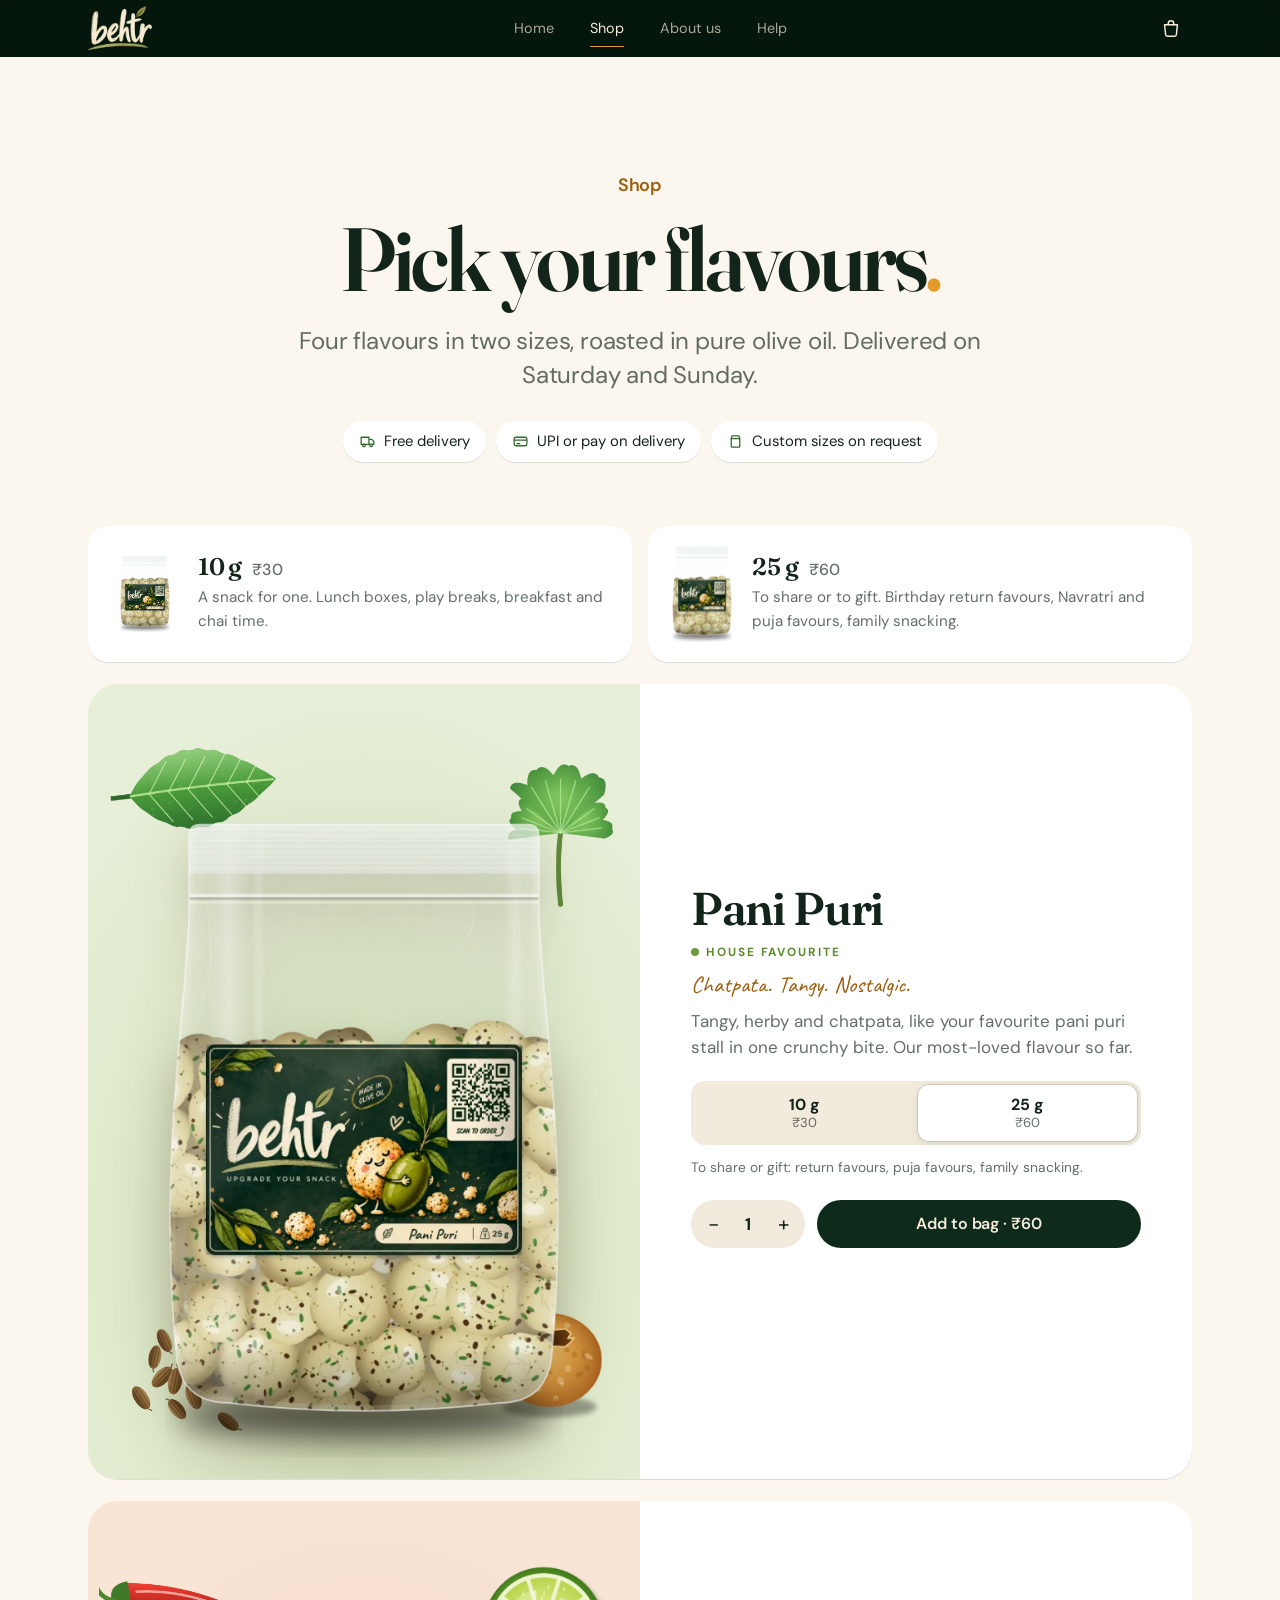
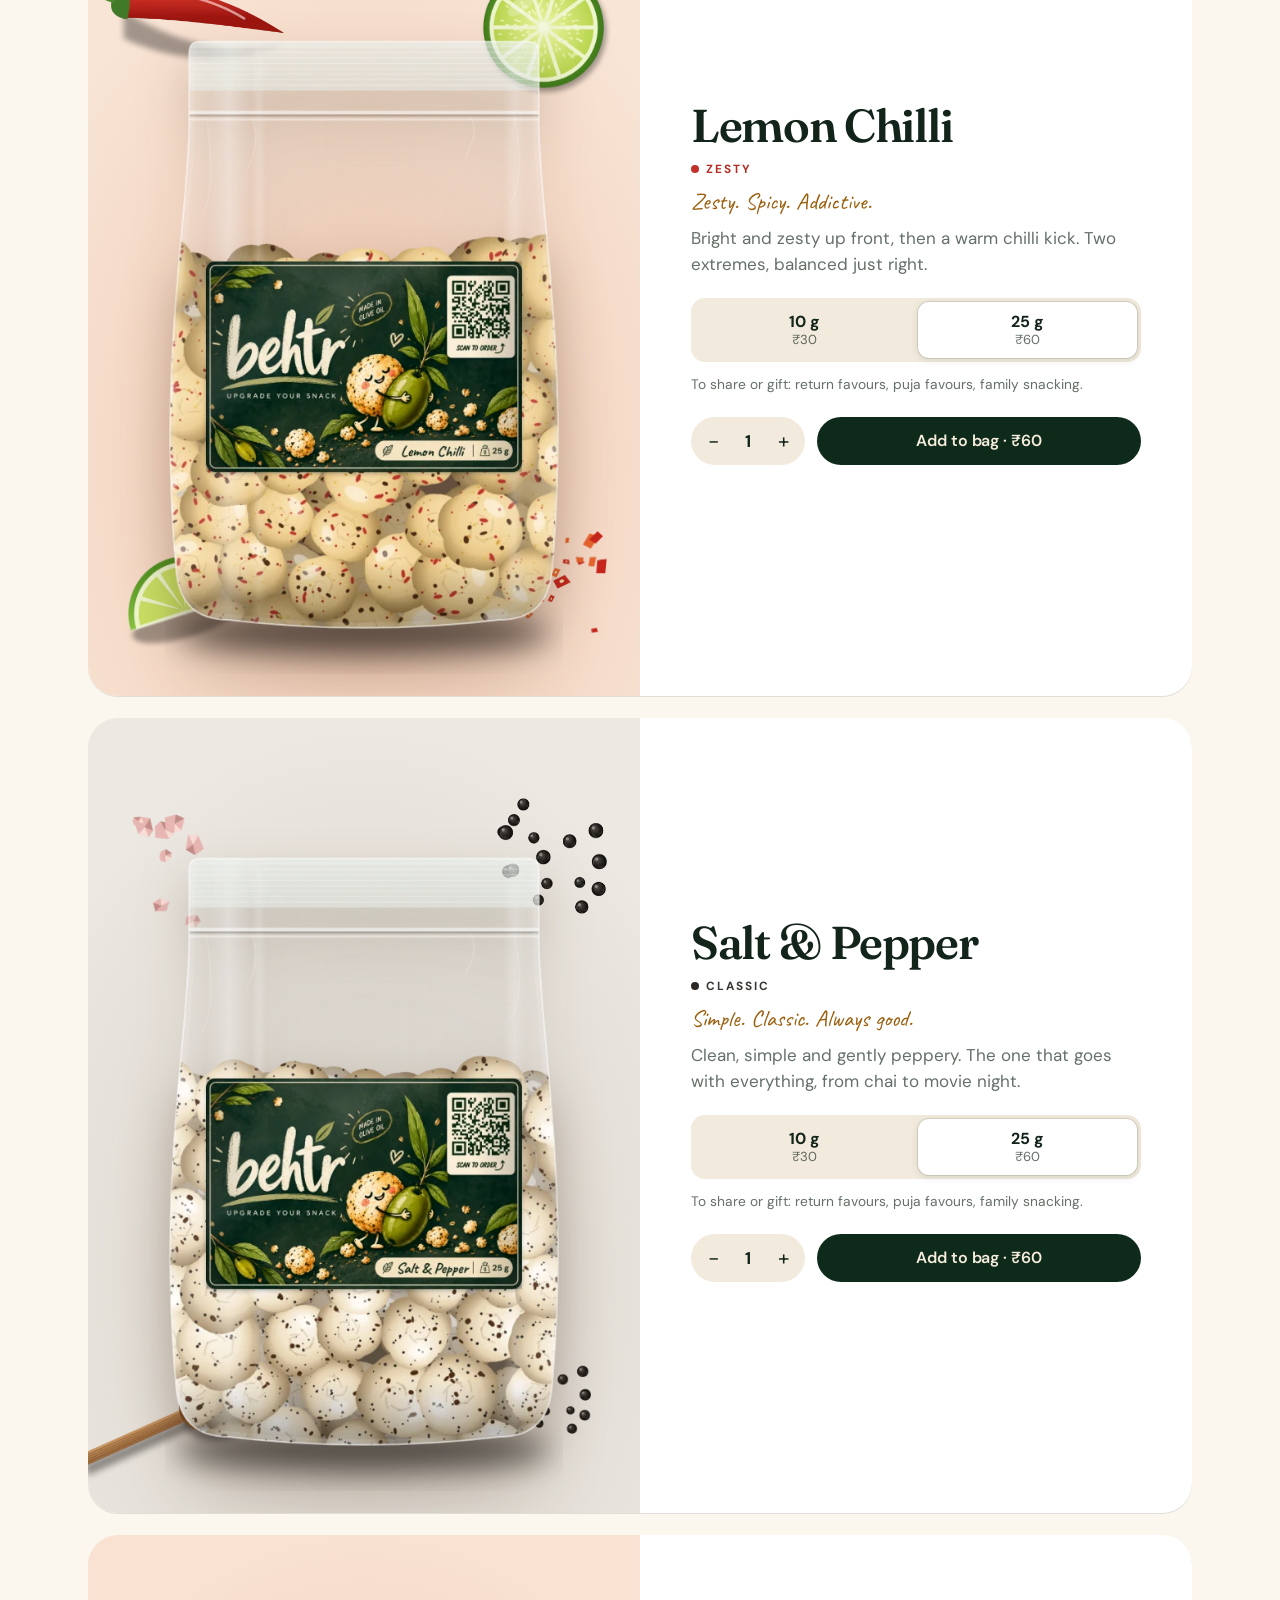
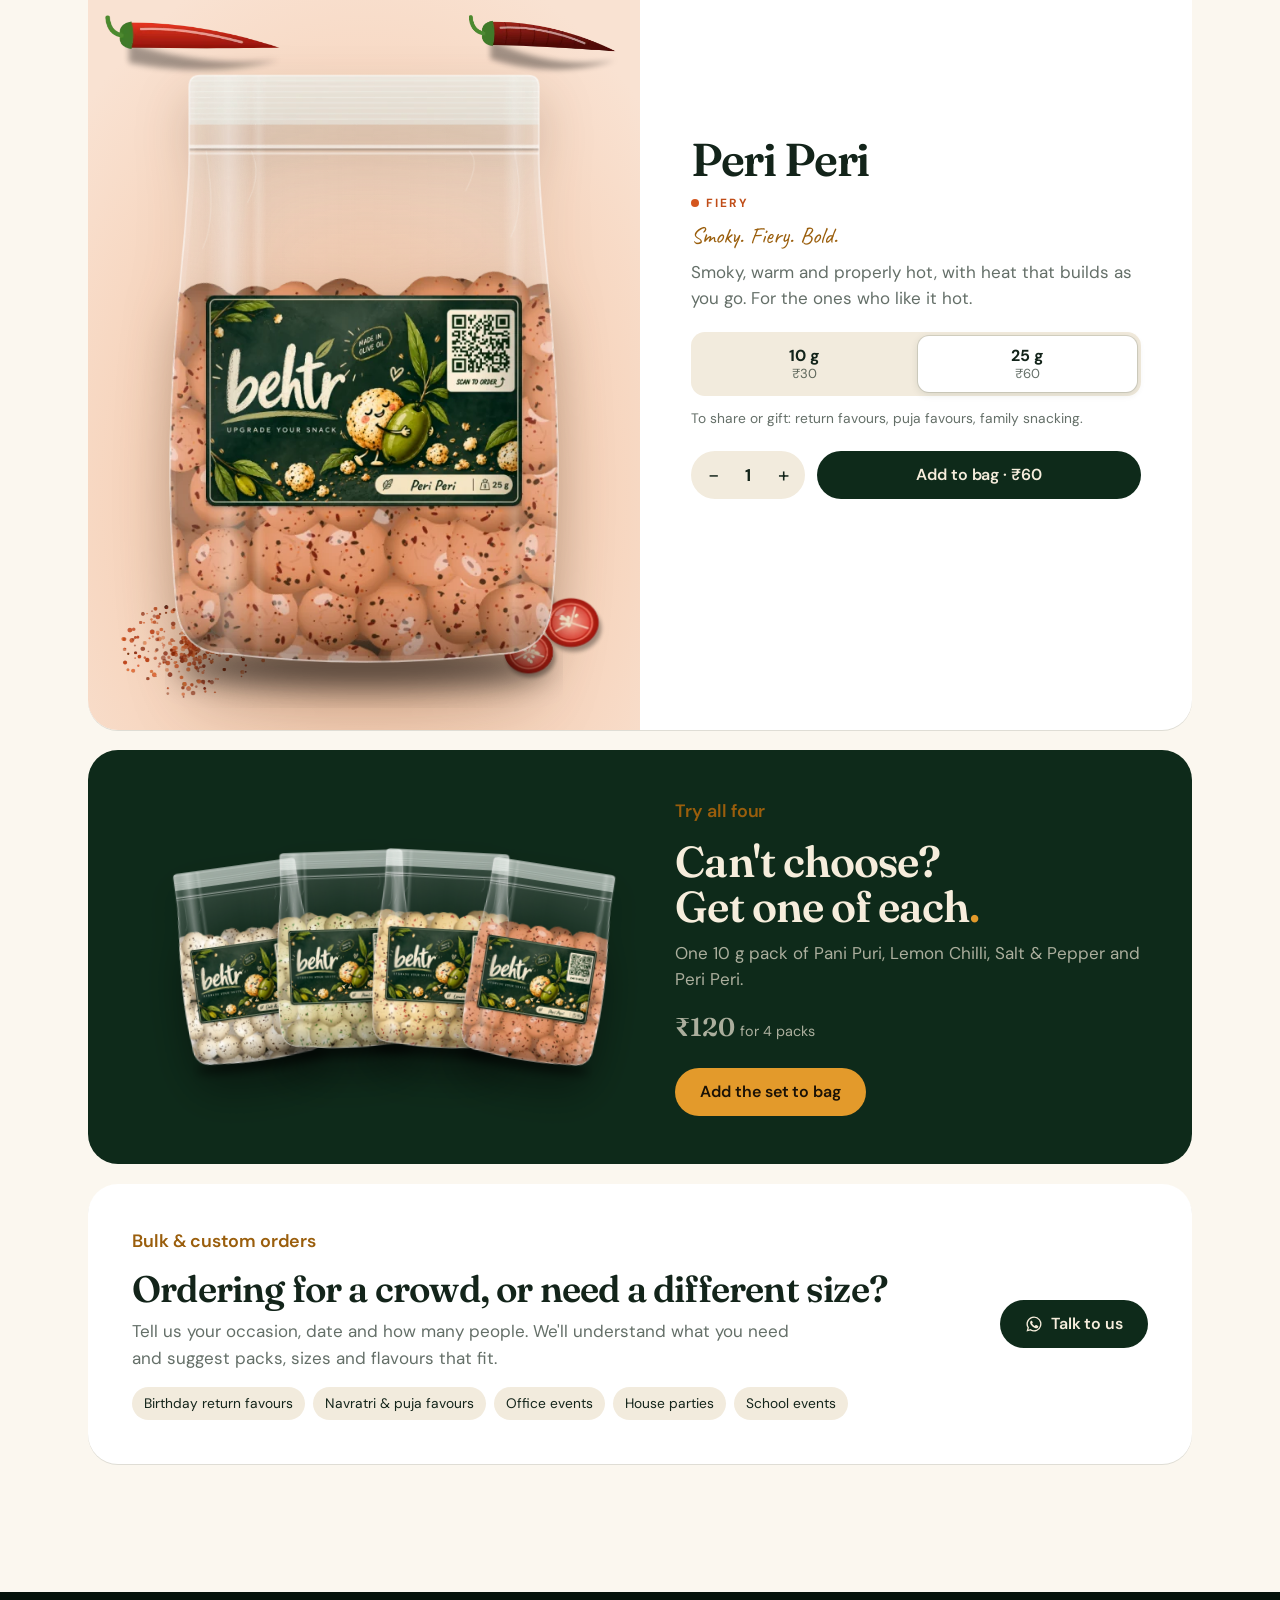
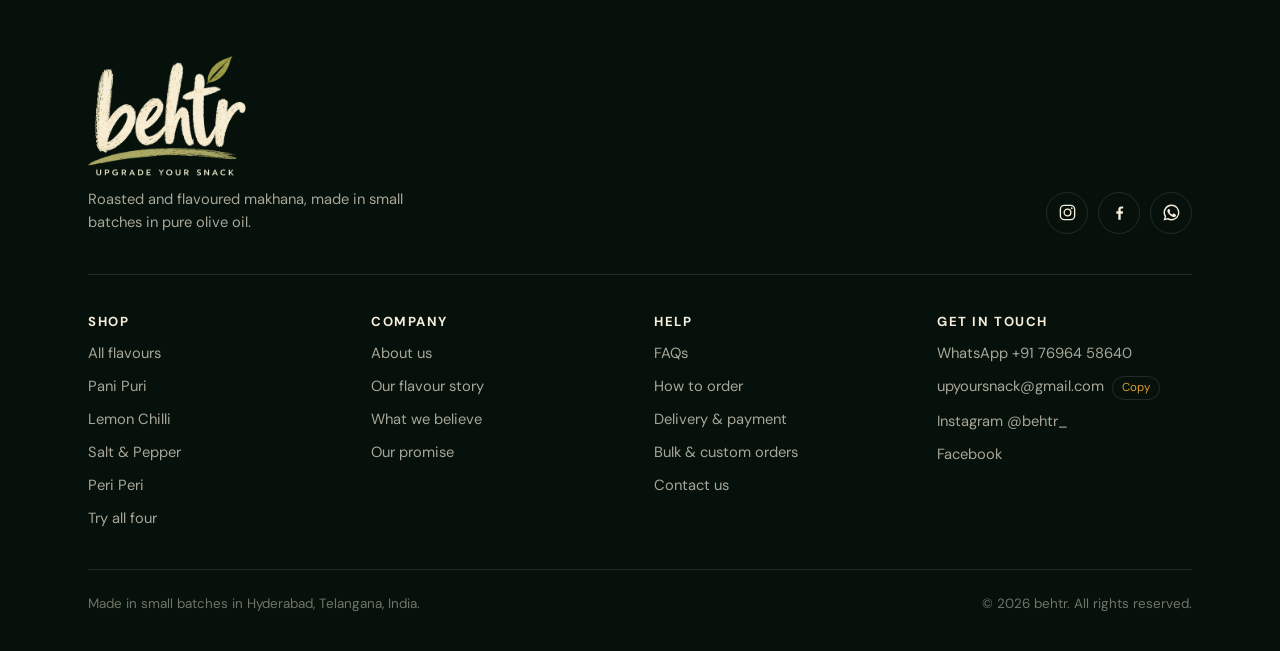
<file: shop.html>
<!doctype html>
<html lang="en">
<head>
<meta charset="utf-8">
<meta name="viewport" content="width=device-width, initial-scale=1, viewport-fit=cover">
<title>Shop flavoured makhana · behtr</title>
<meta name="description" content="Order from behtr online: makhana in Pani Puri, Lemon Chilli, Salt &amp; Pepper and Peri Peri, in 10 g and 25 g packs, roasted in olive oil. Free weekend delivery in Hyderabad.">
<link rel="canonical" href="https://upgradeyoursnack.in/shop.html">
<meta name="robots" content="index, follow, max-image-preview:large">
<meta property="og:type" content="website"><meta property="og:site_name" content="behtr"><meta property="og:locale" content="en_IN">
<meta property="og:title" content="Shop flavoured makhana · behtr"><meta property="og:description" content="Order from behtr online: makhana in Pani Puri, Lemon Chilli, Salt &amp; Pepper and Peri Peri, in 10 g and 25 g packs, roasted in olive oil. Free weekend delivery in Hyderabad."><meta property="og:url" content="https://upgradeyoursnack.in/shop.html">
<meta property="og:image" content="https://upgradeyoursnack.in/assets/img/og-1200x630.jpg?v=1ac60c4c91"><meta property="og:image:width" content="1200"><meta property="og:image:height" content="630"><meta property="og:image:alt" content="behtr: four flavours in clear pouches">
<meta name="twitter:card" content="summary_large_image"><meta name="twitter:title" content="Shop flavoured makhana · behtr"><meta name="twitter:description" content="Order from behtr online: makhana in Pani Puri, Lemon Chilli, Salt &amp; Pepper and Peri Peri, in 10 g and 25 g packs, roasted in olive oil. Free weekend delivery in Hyderabad."><meta name="twitter:image" content="https://upgradeyoursnack.in/assets/img/og-1200x630.jpg?v=1ac60c4c91">
<meta name="theme-color" content="#07160d">
<link rel="icon" href="/favicon.ico" sizes="48x48"><link rel="icon" type="image/png" sizes="192x192" href="assets/img/icon-192.png?v=1ac60c4c91"><link rel="apple-touch-icon" href="assets/img/icon-180.png?v=1ac60c4c91">
<link rel="preconnect" href="https://fonts.googleapis.com"><link rel="preconnect" href="https://fonts.gstatic.com" crossorigin><link rel="stylesheet" href="https://fonts.googleapis.com/css2?family=Fraunces:ital,opsz,wght,SOFT@0,9..144,300..700,0..100;1,9..144,300..700,0..100&family=DM+Sans:ital,opsz,wght@0,9..40,400..700;1,9..40,400..700&family=Caveat:wght@500..700&display=swap">
<link rel="stylesheet" href="assets/site.css?v=1ac60c4c91">
<script type="application/ld+json">{"@context":"https://schema.org","@graph":[{"@type":"Organization","@id":"https://upgradeyoursnack.in/#org","name":"behtr","alternateName":["Upgrade your snack","upgradeyoursnack"],"url":"https://upgradeyoursnack.in/","logo":"https://upgradeyoursnack.in/assets/img/icon-192.png?v=1ac60c4c91","image":"https://upgradeyoursnack.in/assets/img/og-1200x630.jpg?v=1ac60c4c91","description":"behtr is a gourmet snack brand from Hyderabad. Our first range is makhana roasted in pure olive oil with real masalas, made in small batches.","email":"upyoursnack@gmail.com","telephone":"+91-7696458640","sameAs":["https://www.instagram.com/behtr_/"],"address":{"@type":"PostalAddress","addressLocality":"Hyderabad","addressRegion":"Telangana","addressCountry":"IN"}},{"@type":"Product","name":"behtr Pani Puri makhana","brand":{"@type":"Brand","name":"behtr"},"image":["https://upgradeyoursnack.in/assets/img/pouch-pani-puri-25.webp?v=1ac60c4c91"],"url":"https://upgradeyoursnack.in/shop.html#pani-puri","description":"Pani Puri flavoured makhana (fox nuts) roasted in pure olive oil with real masalas. 10 g and 25 g packs.","offers":{"@type":"AggregateOffer","priceCurrency":"INR","lowPrice":"30","highPrice":"60","offerCount":"2","availability":"https://schema.org/InStock","seller":{"@id":"https://upgradeyoursnack.in/#org"}}},{"@type":"Product","name":"behtr Lemon Chilli makhana","brand":{"@type":"Brand","name":"behtr"},"image":["https://upgradeyoursnack.in/assets/img/pouch-lemon-chilli-25.webp?v=1ac60c4c91"],"url":"https://upgradeyoursnack.in/shop.html#lemon-chilli","description":"Lemon Chilli flavoured makhana (fox nuts) roasted in pure olive oil with real masalas. 10 g and 25 g packs.","offers":{"@type":"AggregateOffer","priceCurrency":"INR","lowPrice":"30","highPrice":"60","offerCount":"2","availability":"https://schema.org/InStock","seller":{"@id":"https://upgradeyoursnack.in/#org"}}},{"@type":"Product","name":"behtr Salt & Pepper makhana","brand":{"@type":"Brand","name":"behtr"},"image":["https://upgradeyoursnack.in/assets/img/pouch-salt-pepper-25.webp?v=1ac60c4c91"],"url":"https://upgradeyoursnack.in/shop.html#salt-pepper","description":"Salt & Pepper flavoured makhana (fox nuts) roasted in pure olive oil with real masalas. 10 g and 25 g packs.","offers":{"@type":"AggregateOffer","priceCurrency":"INR","lowPrice":"30","highPrice":"60","offerCount":"2","availability":"https://schema.org/InStock","seller":{"@id":"https://upgradeyoursnack.in/#org"}}},{"@type":"Product","name":"behtr Peri Peri makhana","brand":{"@type":"Brand","name":"behtr"},"image":["https://upgradeyoursnack.in/assets/img/pouch-peri-peri-25.webp?v=1ac60c4c91"],"url":"https://upgradeyoursnack.in/shop.html#peri-peri","description":"Peri Peri flavoured makhana (fox nuts) roasted in pure olive oil with real masalas. 10 g and 25 g packs.","offers":{"@type":"AggregateOffer","priceCurrency":"INR","lowPrice":"30","highPrice":"60","offerCount":"2","availability":"https://schema.org/InStock","seller":{"@id":"https://upgradeyoursnack.in/#org"}}}]}</script>
</head>
<body data-page="shop">
<header class="gnav">
  <div class="wrap gnav-row">
    <a class="brand" href="index.html" aria-label="behtr home"><img src="assets/img/logo-brush-mark-120.webp?v=1ac60c4c91" alt="behtr" width="174" height="120"></a>
    <nav class="gnav-links" aria-label="Main"><a href="index.html">Home</a><a href="shop.html" aria-current="page">Shop</a><a href="about.html">About us</a><a href="help.html">Help</a></nav>
    <div class="gnav-right">
      <button class="bag-btn" type="button" aria-label="Bag"><svg viewBox="0 0 24 24" fill="none" stroke="currentColor" stroke-width="1.6" stroke-linecap="round" stroke-linejoin="round" aria-hidden="true"><path d="M5 8.5h14l-1.1 10.6a2 2 0 0 1-2 1.9H8.1a2 2 0 0 1-2-1.9z"/><path d="M9 8.5V7a3 3 0 0 1 6 0v1.5"/></svg><span class="bag-count">0</span></button>
      <button class="menu-btn" type="button" aria-label="Menu" aria-expanded="false" aria-controls="mmenu"><span></span><span></span></button>
    </div>
  </div>
</header>
<nav class="mmenu" id="mmenu" aria-label="Menu"><a href="index.html">Home</a><a href="shop.html" aria-current="page">Shop</a><a href="about.html">About us</a><a href="help.html">Help</a><p class="mfoot">Questions? <a data-wa="question" href="#" style="font:inherit;font-size:inherit;padding:0;display:inline;color:var(--gold)">WhatsApp us</a></p></nav>
<main>

<section class="phead light center" aria-labelledby="sh-t">
  <div class="wrap">
    <span class="eyebrow">Shop</span>
    <h1 class="h1" id="sh-t">Pick your flavours<span class="stop">.</span></h1>
    <p class="lead">Four flavours in two sizes, roasted in pure olive oil. Delivered on Saturday and Sunday.</p>
    <div class="facts"><span><svg viewBox="0 0 24 24" fill="none" stroke="currentColor" stroke-width="1.8" stroke-linecap="round" stroke-linejoin="round" aria-hidden="true"><path d="M3 6h11v10H3zM14 9h4l3 3v4h-7"/><circle cx="7" cy="17.5" r="1.8"/><circle cx="17" cy="17.5" r="1.8"/></svg>Free delivery</span><span><svg viewBox="0 0 24 24" fill="none" stroke="currentColor" stroke-width="1.8" stroke-linecap="round" stroke-linejoin="round" aria-hidden="true"><rect x="3" y="6" width="18" height="12" rx="2.5"/><path d="M3 10h18M7 15h4"/></svg>UPI or pay on delivery</span><span><svg viewBox="0 0 24 24" fill="none" stroke="currentColor" stroke-width="1.8" stroke-linecap="round" stroke-linejoin="round" aria-hidden="true"><path d="M7 4h10l1 4v11a1 1 0 0 1-1 1H7a1 1 0 0 1-1-1V8z"/><path d="M6 8h12"/></svg>Custom sizes on request</span></div>
  </div>
</section>
<section class="light" style="padding-bottom:clamp(80px,10vw,128px)" aria-label="Products">
  <div class="wrap">
    <div class="guide">
      <div class="guide-card g10"><img src="assets/img/pouch-pani-puri-10.webp?v=1ac60c4c91" alt="" width="398" height="604" decoding="async"><div><h3>10 g <small>₹30</small></h3><p>A snack for one. Lunch boxes, play breaks, breakfast and chai time.</p></div></div>
      <div class="guide-card"><img src="assets/img/pouch-pani-puri-25.webp?v=1ac60c4c91" alt="" width="486" height="773" decoding="async"><div><h3>25 g <small>₹60</small></h3><p>To share or to gift. Birthday return favours, Navratri and puja favours, family snacking.</p></div></div>
    </div>
    <div class="products"><article class="pcard rv" data-id="pani-puri" id="pani-puri">
      <div class="ptile" data-size="25"><span class="prop" style="left:4%;top:8%;width:30%"><img src="assets/img/prop-mint.webp?v=1ac60c4c91" alt="" loading="lazy" decoding="async"></span><span class="prop" style="right:5%;top:10%;width:19%"><img src="assets/img/prop-coriander.webp?v=1ac60c4c91" alt="" loading="lazy" decoding="async"></span><span class="prop" style="left:8%;bottom:6%;width:20%"><img src="assets/img/prop-jeera.webp?v=1ac60c4c91" alt="" loading="lazy" decoding="async"></span><span class="prop" style="right:7%;bottom:7%;width:19%"><img src="assets/img/prop-puri.webp?v=1ac60c4c91" alt="" loading="lazy" decoding="async"></span><img class="pouch" src="assets/img/pouch-pani-puri-25.webp?v=1ac60c4c91" alt="Pani Puri makhana pack" width="486" height="773" decoding="async"></div>
      <div class="pbody">
        <h3>Pani Puri</h3>
        <span class="pbadge">House favourite</span>
        <span class="mood">Chatpata. Tangy. Nostalgic.</span>
        <p class="taste">Tangy, herby and chatpata, like your favourite pani puri stall in one crunchy bite. Our most-loved flavour so far.</p>
        <fieldset class="seg" style="border:0;margin:8px 0 0;min-width:0"><legend class="sr">Pack size for Pani Puri</legend>
          <label><input type="radio" name="size-pani-puri" id="s10-pani-puri" value="10"><span><b>10 g</b><small>₹30</small></span></label>
          <label><input type="radio" name="size-pani-puri" id="s25-pani-puri" value="25" checked><span><b>25 g</b><small>₹60</small></span></label>
        </fieldset>
        <p class="seg-note" aria-live="polite"></p>
        <div class="pbuy">
          <span class="qty" role="group" aria-label="Quantity"><button type="button" data-q="-1" aria-label="One fewer">−</button><output aria-live="polite">1</output><button type="button" data-q="1" aria-label="One more">+</button></span>
          <button class="btn btn-dark" type="button" data-add>Add to bag · ₹60</button>
        </div>
        <p class="inbag" aria-live="polite"></p>
      </div>
    </article><article class="pcard rv d1" data-id="lemon-chilli" id="lemon-chilli">
      <div class="ptile" data-size="25"><span class="prop" style="left:2%;top:10%;width:34%"><img src="assets/img/prop-chilli.webp?v=1ac60c4c91" alt="" loading="lazy" decoding="async"></span><span class="prop" style="right:5%;top:8%;width:24%"><img src="assets/img/prop-lime.webp?v=1ac60c4c91" alt="" loading="lazy" decoding="async"></span><span class="prop" style="left:7%;bottom:6%;width:22%"><img src="assets/img/prop-limewedge.webp?v=1ac60c4c91" alt="" loading="lazy" decoding="async"></span><span class="prop" style="right:6%;bottom:8%;width:20%"><img src="assets/img/prop-flakes.webp?v=1ac60c4c91" alt="" loading="lazy" decoding="async"></span><img class="pouch" src="assets/img/pouch-lemon-chilli-25.webp?v=1ac60c4c91" alt="Lemon Chilli makhana pack" width="486" height="773" decoding="async"></div>
      <div class="pbody">
        <h3>Lemon Chilli</h3>
        <span class="pbadge">Zesty</span>
        <span class="mood">Zesty. Spicy. Addictive.</span>
        <p class="taste">Bright and zesty up front, then a warm chilli kick. Two extremes, balanced just right.</p>
        <fieldset class="seg" style="border:0;margin:8px 0 0;min-width:0"><legend class="sr">Pack size for Lemon Chilli</legend>
          <label><input type="radio" name="size-lemon-chilli" id="s10-lemon-chilli" value="10"><span><b>10 g</b><small>₹30</small></span></label>
          <label><input type="radio" name="size-lemon-chilli" id="s25-lemon-chilli" value="25" checked><span><b>25 g</b><small>₹60</small></span></label>
        </fieldset>
        <p class="seg-note" aria-live="polite"></p>
        <div class="pbuy">
          <span class="qty" role="group" aria-label="Quantity"><button type="button" data-q="-1" aria-label="One fewer">−</button><output aria-live="polite">1</output><button type="button" data-q="1" aria-label="One more">+</button></span>
          <button class="btn btn-dark" type="button" data-add>Add to bag · ₹60</button>
        </div>
        <p class="inbag" aria-live="polite"></p>
      </div>
    </article><article class="pcard rv" data-id="salt-pepper" id="salt-pepper">
      <div class="ptile" data-size="25"><span class="prop" style="left:-2%;bottom:4%;width:36%"><img src="assets/img/prop-spoon.webp?v=1ac60c4c91" alt="" loading="lazy" decoding="async"></span><span class="prop" style="right:6%;top:10%;width:20%"><img src="assets/img/prop-peppercorns.webp?v=1ac60c4c91" alt="" loading="lazy" decoding="async"></span><span class="prop" style="left:8%;top:12%;width:13%"><img src="assets/img/prop-pinksalt.webp?v=1ac60c4c91" alt="" loading="lazy" decoding="async"></span><span class="prop" style="right:9%;bottom:10%;width:15%"><img src="assets/img/prop-peppercorns.webp?v=1ac60c4c91" alt="" loading="lazy" decoding="async"></span><img class="pouch" src="assets/img/pouch-salt-pepper-25.webp?v=1ac60c4c91" alt="Salt &amp; Pepper makhana pack" width="486" height="773" decoding="async"></div>
      <div class="pbody">
        <h3>Salt &amp; Pepper</h3>
        <span class="pbadge">Classic</span>
        <span class="mood">Simple. Classic. Always good.</span>
        <p class="taste">Clean, simple and gently peppery. The one that goes with everything, from chai to movie night.</p>
        <fieldset class="seg" style="border:0;margin:8px 0 0;min-width:0"><legend class="sr">Pack size for Salt &amp; Pepper</legend>
          <label><input type="radio" name="size-salt-pepper" id="s10-salt-pepper" value="10"><span><b>10 g</b><small>₹30</small></span></label>
          <label><input type="radio" name="size-salt-pepper" id="s25-salt-pepper" value="25" checked><span><b>25 g</b><small>₹60</small></span></label>
        </fieldset>
        <p class="seg-note" aria-live="polite"></p>
        <div class="pbuy">
          <span class="qty" role="group" aria-label="Quantity"><button type="button" data-q="-1" aria-label="One fewer">−</button><output aria-live="polite">1</output><button type="button" data-q="1" aria-label="One more">+</button></span>
          <button class="btn btn-dark" type="button" data-add>Add to bag · ₹60</button>
        </div>
        <p class="inbag" aria-live="polite"></p>
      </div>
    </article><article class="pcard rv d1" data-id="peri-peri" id="peri-peri">
      <div class="ptile" data-size="25"><span class="prop" style="left:3%;top:10%;width:32%"><img src="assets/img/prop-birdseye.webp?v=1ac60c4c91" alt="" loading="lazy" decoding="async"></span><span class="prop" style="right:4%;top:10%;width:27%"><img src="assets/img/prop-driedchilli.webp?v=1ac60c4c91" alt="" loading="lazy" decoding="async"></span><span class="prop" style="left:6%;bottom:4%;width:26%"><img src="assets/img/prop-paprika.webp?v=1ac60c4c91" alt="" loading="lazy" decoding="async"></span><span class="prop" style="right:6%;bottom:6%;width:22%"><img src="assets/img/prop-rings.webp?v=1ac60c4c91" alt="" loading="lazy" decoding="async"></span><img class="pouch" src="assets/img/pouch-peri-peri-25.webp?v=1ac60c4c91" alt="Peri Peri makhana pack" width="486" height="773" decoding="async"></div>
      <div class="pbody">
        <h3>Peri Peri</h3>
        <span class="pbadge">Fiery</span>
        <span class="mood">Smoky. Fiery. Bold.</span>
        <p class="taste">Smoky, warm and properly hot, with heat that builds as you go. For the ones who like it hot.</p>
        <fieldset class="seg" style="border:0;margin:8px 0 0;min-width:0"><legend class="sr">Pack size for Peri Peri</legend>
          <label><input type="radio" name="size-peri-peri" id="s10-peri-peri" value="10"><span><b>10 g</b><small>₹30</small></span></label>
          <label><input type="radio" name="size-peri-peri" id="s25-peri-peri" value="25" checked><span><b>25 g</b><small>₹60</small></span></label>
        </fieldset>
        <p class="seg-note" aria-live="polite"></p>
        <div class="pbuy">
          <span class="qty" role="group" aria-label="Quantity"><button type="button" data-q="-1" aria-label="One fewer">−</button><output aria-live="polite">1</output><button type="button" data-q="1" aria-label="One more">+</button></span>
          <button class="btn btn-dark" type="button" data-add>Add to bag · ₹60</button>
        </div>
        <p class="inbag" aria-live="polite"></p>
      </div>
    </article></div>
    <div class="set-card rv" id="try-all">
      <div class="fan"><img src="assets/img/pouch-salt-pepper-10.webp?v=1ac60c4c91" alt="" width="398" height="604" loading="lazy" decoding="async"><img src="assets/img/pouch-pani-puri-10.webp?v=1ac60c4c91" alt="" width="398" height="604" loading="lazy" decoding="async"><img src="assets/img/pouch-lemon-chilli-10.webp?v=1ac60c4c91" alt="" width="398" height="604" loading="lazy" decoding="async"><img src="assets/img/pouch-peri-peri-10.webp?v=1ac60c4c91" alt="" width="398" height="604" loading="lazy" decoding="async"></div>
      <div><span class="eyebrow">Try all four</span><h3>Can't choose? Get one of each<span class="stop">.</span></h3>
        <p>One 10 g pack of Pani Puri, Lemon Chilli, Salt &amp; Pepper and Peri Peri.</p>
        <p class="price">₹120 <small>for 4 packs</small></p>
        <div class="ctas"><button class="btn btn-gold" type="button" data-add-set>Add the set to bag</button></div></div>
    </div>
    <div class="bulk-card rv" id="bulk">
      <div><span class="eyebrow">Bulk &amp; custom orders</span><h3>Ordering for a crowd, or need a different size?</h3>
        <p>Tell us your occasion, date and how many people. We'll understand what you need and suggest packs, sizes and flavours that fit.</p>
        <ul><li>Birthday return favours</li><li>Navratri &amp; puja favours</li><li>Office events</li><li>House parties</li><li>School events</li></ul></div>
      <a class="btn btn-dark" href="#" data-wa="bulk"><svg viewBox="0 0 24 24" fill="currentColor" aria-hidden="true"><path d="M12 2a10 10 0 0 0-8.6 15.1L2 22l5-1.3A10 10 0 1 0 12 2zm0 18.2a8.2 8.2 0 0 1-4.2-1.2l-.3-.2-3 .8.8-2.9-.2-.3A8.2 8.2 0 1 1 12 20.2zm4.5-6.1c-.2-.1-1.5-.7-1.7-.8-.2-.1-.4-.1-.6.1l-.8 1c-.1.2-.3.2-.5.1a6.7 6.7 0 0 1-3.3-2.9c-.2-.4.2-.4.7-1.3.1-.2 0-.3 0-.4l-.8-1.8c-.2-.5-.4-.4-.6-.4h-.5a1 1 0 0 0-.7.3 3 3 0 0 0-.9 2.2 5.2 5.2 0 0 0 1.1 2.8 11.9 11.9 0 0 0 4.6 4c1.7.7 2.3.8 3.2.7a2.7 2.7 0 0 0 1.8-1.3 2.2 2.2 0 0 0 .2-1.3c-.1-.1-.2-.2-.5-.3z"/></svg>Talk to us</a>
    </div>
  </div>
</section>

</main>
<footer class="footer">
  <div class="wrap">
    <div class="f-top">
      <div><a class="brand" href="index.html" aria-label="behtr home"><img src="assets/img/logo-brush-792.webp?v=1ac60c4c91" alt="behtr: upgrade your snack" width="784" height="595" loading="lazy"></a><p>Roasted and flavoured makhana, made in small batches in pure olive oil.</p></div>
      <div class="social">
        <a href="https://www.instagram.com/behtr_/" target="_blank" rel="noopener" data-social="instagram" aria-label="behtr on Instagram"><svg viewBox="0 0 24 24" fill="none" stroke="currentColor" stroke-width="1.7" aria-hidden="true"><rect x="3" y="3" width="18" height="18" rx="5"/><circle cx="12" cy="12" r="4.2"/><circle cx="17.4" cy="6.6" r="1.1" fill="currentColor" stroke="none"/></svg></a>
        <a href="#" data-social="facebook" aria-label="Facebook"><svg viewBox="0 0 24 24" fill="currentColor" aria-hidden="true"><path d="M13.5 21v-7.5h2.6l.4-3h-3V8.6c0-.9.3-1.5 1.5-1.5h1.6V4.4c-.3 0-1.2-.1-2.3-.1-2.3 0-3.8 1.4-3.8 3.9v2.3H8v3h2.5V21z"/></svg></a>
        <a href="#" data-wa="hello" aria-label="WhatsApp"><svg viewBox="0 0 24 24" fill="currentColor" aria-hidden="true"><path d="M12 2a10 10 0 0 0-8.6 15.1L2 22l5-1.3A10 10 0 1 0 12 2zm0 18.2a8.2 8.2 0 0 1-4.2-1.2l-.3-.2-3 .8.8-2.9-.2-.3A8.2 8.2 0 1 1 12 20.2zm4.5-6.1c-.2-.1-1.5-.7-1.7-.8-.2-.1-.4-.1-.6.1l-.8 1c-.1.2-.3.2-.5.1a6.7 6.7 0 0 1-3.3-2.9c-.2-.4.2-.4.7-1.3.1-.2 0-.3 0-.4l-.8-1.8c-.2-.5-.4-.4-.6-.4h-.5a1 1 0 0 0-.7.3 3 3 0 0 0-.9 2.2 5.2 5.2 0 0 0 1.1 2.8 11.9 11.9 0 0 0 4.6 4c1.7.7 2.3.8 3.2.7a2.7 2.7 0 0 0 1.8-1.3 2.2 2.2 0 0 0 .2-1.3c-.1-.1-.2-.2-.5-.3z"/></svg></a>
      </div>
    </div>
    <div class="f-cols">
      <div><h4>Shop</h4><ul>
        <li><a href="shop.html">All flavours</a></li><li><a href="shop.html#pani-puri">Pani Puri</a></li><li><a href="shop.html#lemon-chilli">Lemon Chilli</a></li>
        <li><a href="shop.html#salt-pepper">Salt &amp; Pepper</a></li><li><a href="shop.html#peri-peri">Peri Peri</a></li><li><a href="shop.html#try-all">Try all four</a></li></ul></div>
      <div><h4>Company</h4><ul>
        <li><a href="about.html">About us</a></li><li><a href="about.html#journey">Our flavour story</a></li><li><a href="about.html#believe">What we believe</a></li><li><a href="about.html#promise">Our promise</a></li></ul></div>
      <div><h4>Help</h4><ul>
        <li><a href="help.html">FAQs</a></li><li><a href="help.html#ordering">How to order</a></li><li><a href="help.html#delivery">Delivery &amp; payment</a></li><li><a href="help.html#bulk">Bulk &amp; custom orders</a></li><li><a href="help.html#contact">Contact us</a></li></ul></div>
      <div><h4>Get in touch</h4><ul>
        <li><a href="#" data-wa="hello">WhatsApp +91 76964 58640</a></li>
        <li><a href="mailto:upyoursnack@gmail.com">upyoursnack@gmail.com</a><button class="copy" type="button" data-copy="upyoursnack@gmail.com">Copy</button></li>
        <li><a href="https://www.instagram.com/behtr_/" target="_blank" rel="noopener" data-social="instagram">Instagram @behtr_</a></li><li><a href="#" data-social="facebook">Facebook</a></li></ul></div>
    </div>
    <div class="f-bottom">
      <span>Made in small batches in Hyderabad, Telangana, India.</span>
      <span>© <span data-year>2026</span> behtr. All rights reserved.</span>
    </div>
  </div>
</footer>
<script src="assets/site.js?v=1ac60c4c91"></script>
</body>
</html>
</file>
<file: assets/site.css>
/* behtr site styles
   Layout concept: a product page, not a brochure. Big type, one idea per screen,
   dark forest stages for the product and warm paper for the reading parts. */
:root{
  color-scheme: dark;
  --ink:#07160d; --ink-2:#0b1f13; --forest:#0E2A1A; --forest-2:#143522; --line-d:rgba(246,237,220,.12);
  --cream:#F6EDDC; --cream-2:rgba(246,237,220,.68); --cream-3:rgba(246,237,220,.45);
  --paper:#FBF7EF; --paper-2:#F2EBDD; --card:#FFFFFF; --text:#13241a; --text-2:rgba(19,36,26,.66); --line-l:rgba(19,36,26,.12);
  --gold:#E39A2B; --gold-hi:#F2AE47; --gold-ink:#9a5e0c;
  --pp:#6E9A3A; --lc:#C2312A; --sp:#2A2724; --peri:#D4561E;
  --ok:#2f6b2a; --err:#a3261a;
  --display:"Fraunces","Iowan Old Style","Palatino Linotype",Georgia,serif;
  --body:"DM Sans",system-ui,-apple-system,"Segoe UI",Roboto,sans-serif;
  --hand:"Caveat","Bradley Hand","Segoe Print",cursive;
  --gutter:clamp(18px,4.4vw,48px);
  --ease:cubic-bezier(.22,.9,.24,1);
  --ease-io:cubic-bezier(.65,0,.35,1);
  --r-lg:30px; --r-md:20px; --r-sm:14px;
}
@view-transition{navigation:auto}
::view-transition-old(root){animation:vt-out .28s var(--ease-io) both}
::view-transition-new(root){animation:vt-in .42s var(--ease) both}
@keyframes vt-out{to{opacity:0}}
@keyframes vt-in{from{opacity:0;transform:translateY(8px)}}

*{box-sizing:border-box}
[hidden]{display:none!important}
html{scroll-behavior:smooth;scroll-padding-top:72px;-webkit-text-size-adjust:100%}
body{margin:0;background:var(--ink);color:var(--cream);font-family:var(--body);font-size:17px;line-height:1.55;-webkit-font-smoothing:antialiased;-moz-osx-font-smoothing:grayscale;overflow-x:clip;text-rendering:optimizeLegibility}
img{max-width:100%;display:block;height:auto}
canvas,svg{display:block;max-width:100%}
a{color:inherit;text-decoration:none}
a[href],button:not([disabled]),summary,label[for],.seg label,.opt,.chip,select{cursor:pointer}
button{font:inherit;color:inherit;background:none;border:0;padding:0;cursor:pointer}
h1,h2,h3,h4{margin:0;font-family:var(--display);font-weight:600;letter-spacing:-.022em;line-height:1.04;text-wrap:balance;font-optical-sizing:auto}
p{margin:0;text-wrap:pretty}
ul,ol{margin:0;padding:0;list-style:none}
:focus-visible{outline:2px solid var(--gold);outline-offset:3px;border-radius:8px}
.sr{position:absolute!important;width:1px;height:1px;overflow:hidden;clip:rect(0 0 0 0);white-space:nowrap}
.wrap{max-width:1200px;margin-inline:auto;padding-inline:var(--gutter)}
.narrow{max-width:860px;margin-inline:auto;padding-inline:var(--gutter)}
.center{text-align:center}
.stop{color:var(--gold)}

/* ---------- type ---------- */
.eyebrow{display:block;font-size:clamp(1rem,1.4vw,1.2rem);font-weight:600;color:var(--gold);letter-spacing:-.005em;margin-bottom:14px}
.light .eyebrow,.soft .eyebrow{color:var(--gold-ink)}
.display{font-size:clamp(3.4rem,9.4vw,7.6rem);letter-spacing:-.04em;line-height:.96;font-variation-settings:"opsz" 144}
.h1{font-size:clamp(2.8rem,7vw,5.6rem);letter-spacing:-.035em;line-height:1;font-variation-settings:"opsz" 144}
.h2{font-size:clamp(2.3rem,5.4vw,4.4rem);letter-spacing:-.03em;font-variation-settings:"opsz" 120}
.h3{font-size:clamp(1.6rem,2.8vw,2.2rem);letter-spacing:-.02em;font-variation-settings:"opsz" 60}
.lead{font-size:clamp(1.15rem,1.9vw,1.5rem);line-height:1.45;color:var(--cream-2);font-weight:400;letter-spacing:-.008em}
.light .lead,.soft .lead{color:var(--text-2)}
.lead b{color:var(--cream);font-weight:600}
.light .lead b,.soft .lead b{color:var(--text)}
.hand{font-family:var(--hand);font-weight:600}

/* ---------- sections ---------- */
.sec{padding-block:clamp(96px,13vw,168px)}
.sec-tight{padding-block:clamp(72px,9vw,120px)}
.light{background:var(--paper);color:var(--text)}
.soft{background:var(--paper-2);color:var(--text)}
.ink{background:var(--ink)}
.forest{background:var(--forest)}
.sec-head{max-width:880px}
.sec-head.center{margin-inline:auto}
.sec-head .lead{margin-top:22px}
.sec-head + *{margin-top:clamp(48px,6vw,80px)}

/* ---------- buttons & links ---------- */
.btn{display:inline-flex;align-items:center;justify-content:center;gap:.5em;min-height:48px;padding:0 1.5rem;border-radius:999px;font-size:1rem;font-weight:600;letter-spacing:-.005em;white-space:nowrap;transition:background-color .25s,color .25s,transform .2s var(--ease),box-shadow .25s;border:1px solid transparent}
.btn:active{transform:scale(.97)}
.btn-gold{background:var(--gold);color:#1b1206}
.btn-gold:hover{background:var(--gold-hi)}
.btn-dark{background:var(--forest);color:var(--cream)}
.btn-dark:hover{background:#18402a}
.btn-ghost{border-color:rgba(246,237,220,.3);color:var(--cream)}
.btn-ghost:hover{border-color:var(--cream)}
.light .btn-ghost,.soft .btn-ghost,.drawer .btn-ghost{border-color:var(--line-l);color:var(--text)}
.btn-sm{min-height:40px;padding:0 1.1rem;font-size:.92rem}
.btn-block{width:100%}
.btn svg{width:18px;height:18px;flex:none}
.more{display:inline-flex;align-items:center;gap:.25em;color:var(--gold);font-weight:500;font-size:1.06rem}
.light .more,.soft .more{color:var(--gold-ink)}
.more::after{content:"›";font-size:1.25em;line-height:1;transform:translateY(-.04em);transition:transform .25s var(--ease)}
.more:hover{text-decoration:underline;text-underline-offset:4px}
.more:hover::after{transform:translate(3px,-.04em)}
.ctas{display:flex;flex-wrap:wrap;align-items:center;gap:14px 28px}
.center .ctas{justify-content:center}

/* ---------- logo ---------- */
.logo{height:1em;width:auto;overflow:visible}
.logo .sprout,.logo .dot{fill:var(--gold)}
.logo-img{display:block;height:100%;width:auto}

/* ---------- global nav ---------- */
.gnav{position:sticky;top:env(safe-area-inset-top,0px);z-index:50;background:rgba(7,22,13,.78);-webkit-backdrop-filter:saturate(180%) blur(20px);backdrop-filter:saturate(180%) blur(20px);border-bottom:1px solid transparent;transition:border-color .3s}
.gnav.scrolled{border-bottom-color:var(--line-d)}
.gnav-row{display:flex;align-items:center;justify-content:space-between;gap:20px;height:56px}
.gnav .brand{display:flex;align-items:center;height:56px}
.gnav .brand img{display:block;height:44px;width:auto;transition:transform .5s var(--ease),opacity .3s}
.gnav .brand:hover img{transform:translateY(-1px) rotate(-1deg)}
.gnav-links{display:flex;align-items:center;gap:clamp(18px,3vw,36px);font-size:.9rem}
.gnav-links a{color:var(--cream-2);transition:color .2s;padding:6px 0;position:relative}
.gnav-links a::before{content:"";position:absolute;left:0;right:0;bottom:-2px;height:1.5px;background:var(--cream-3);border-radius:2px;transform:scaleX(0);transition:transform .35s var(--ease)}
.gnav-links a:hover::before{transform:scaleX(1)}
.gnav-links a:hover,.gnav-links a[aria-current="page"]{color:var(--cream)}
.gnav-links a[aria-current="page"]::after{content:"";position:absolute;left:0;right:0;bottom:-2px;height:1.5px;background:var(--gold);border-radius:2px}
.gnav-right{display:flex;align-items:center;gap:10px}
.bag-btn{position:relative;display:inline-grid;place-items:center;width:42px;height:42px;border-radius:50%;transition:background-color .2s}
.bag-btn:hover{background:rgba(246,237,220,.08)}
.bag-btn svg{width:22px;height:22px}
.bag-count{position:absolute;top:3px;right:1px;min-width:19px;height:19px;padding:0 5px;border-radius:999px;background:var(--gold);color:#1b1206;font-size:.7rem;font-weight:700;display:grid;place-items:center;font-variant-numeric:tabular-nums;transform:scale(0);transition:transform .35s var(--ease)}
.bag-count.has{transform:scale(1)}
.bag-count.bump{animation:bump .5s var(--ease)}
@keyframes bump{35%{transform:scale(1.35)}100%{transform:scale(1)}}
.menu-btn{display:none;width:42px;height:42px;border-radius:50%;position:relative}
.menu-btn span{position:absolute;left:12px;right:12px;height:1.5px;background:var(--cream);border-radius:2px;transition:transform .35s var(--ease),top .35s var(--ease)}
.menu-btn span:nth-child(1){top:17px}.menu-btn span:nth-child(2){top:24px}
.menu-open .menu-btn span:nth-child(1){top:20.5px;transform:rotate(45deg)}
.menu-open .menu-btn span:nth-child(2){top:20.5px;transform:rotate(-45deg)}
.mmenu{position:fixed;inset:56px 0 0 0;z-index:49;background:var(--ink);padding:24px var(--gutter) 40px;display:flex;flex-direction:column;gap:6px;opacity:0;visibility:hidden;transition:opacity .3s,visibility 0s .3s}
.menu-open .mmenu{opacity:1;visibility:visible;transition:opacity .3s}
.mmenu a{font-family:var(--display);font-size:2rem;font-weight:600;letter-spacing:-.02em;padding:8px 0;color:var(--cream);transform:translateY(-8px);opacity:0;transition:transform .5s var(--ease),opacity .5s}
.menu-open .mmenu a{transform:none;opacity:1}
.menu-open .mmenu a:nth-child(2){transition-delay:.04s}.menu-open .mmenu a:nth-child(3){transition-delay:.08s}.menu-open .mmenu a:nth-child(4){transition-delay:.12s}.menu-open .mmenu a:nth-child(5){transition-delay:.16s}
.mmenu .mfoot{margin-top:auto;color:var(--cream-2);font-size:.95rem}
@media (max-width:820px){.gnav-links{display:none}.menu-btn{display:block}}
@media (min-width:821px){.mmenu{display:none}}

/* ---------- reveal ---------- */
.rv{transition:transform 1s var(--ease),opacity 1s var(--ease)}
.rv.pending{transform:translateY(36px);opacity:.35}
.rv.d1{transition-delay:.08s}.rv.d2{transition-delay:.16s}.rv.d3{transition-delay:.24s}

/* ---------- home: hero ---------- */
.hero{position:relative;overflow:clip;display:flex;flex-direction:column;height:calc(100svh - 57px - env(safe-area-inset-top,0px));min-height:540px;max-height:1100px;padding-block:clamp(10px,2svh,28px) clamp(44px,7svh,72px);background:radial-gradient(60% 50% at 50% 100%,rgba(227,154,43,.14),transparent 70%),radial-gradient(80% 60% at 50% 0%,#0f2c1b 0%,transparent 70%),var(--ink)}
.hero>.wrap{flex:none;width:100%}
.hero-mark{margin:0 auto;line-height:0}
.hero-mark img{display:block;margin-inline:auto;width:clamp(170px,min(22vw,31svh),300px);height:auto;filter:drop-shadow(0 14px 28px rgba(0,0,0,.28));transition:transform .8s var(--ease)}
.hero-mark:hover img{transform:rotate(-1deg) scale(1.02)}
.hero-tag{margin:clamp(4px,1.2svh,14px) 0 0;font-family:var(--display);font-weight:500;font-size:clamp(1.65rem,min(4.6vw,5.8svh),3.5rem);line-height:1.04;letter-spacing:-.028em;color:var(--cream);font-variation-settings:"opsz" 96;text-wrap:balance}
.hero .lead{max-width:42ch;margin:clamp(8px,2svh,22px) auto 0;font-size:clamp(1.02rem,min(1.7vw,2.4svh),1.35rem)}
.hero .ctas{margin-top:clamp(12px,3svh,32px)}
.stage{position:relative;flex:1 1 auto;min-height:170px;margin-bottom:clamp(14px,3svh,36px);container-type:size}
.lineup{position:absolute;left:50%;bottom:0;transform:translateX(-50%);display:flex;align-items:flex-end;justify-content:center;--pw:min(290px,25vw,58cqh)}
.lu{position:relative;display:block;flex:none;width:calc(var(--pw) * .89);margin-inline:calc(var(--pw) * -.1);transform:var(--t);transform-origin:50% 100%;transition:transform .6s var(--ease),filter .5s var(--ease)}
.lu img{width:100%;filter:drop-shadow(0 30px 30px rgba(0,0,0,.45))}
.lu:nth-child(1){--t:rotate(-5deg) translateY(4%);z-index:1}
.lu:nth-child(2){--t:none;z-index:3;width:var(--pw)}
.lu:nth-child(3){--t:rotate(2deg);z-index:2;width:calc(var(--pw) * .95)}
@media (max-width:600px){.hero>.wrap{margin-bottom:auto}.hero-mark img{width:clamp(170px,min(52vw,24svh),230px)}.hero-tag{font-size:clamp(1.6rem,min(8.6vw,5svh),2.4rem)}.stage{flex:0 0 auto;height:calc(29vw * 1.5 + 30px);margin-top:auto}.lineup{--pw:min(29vw,60cqh)}.lu{margin-inline:calc(var(--pw) * -.21)}}
.lu:nth-child(4){--t:rotate(6deg) translateY(5%);z-index:1}
.lu-name{position:absolute;left:50%;top:-34px;transform:translate(-50%,8px);opacity:0;white-space:nowrap;font-size:.95rem;font-weight:600;color:var(--cream);background:rgba(7,22,13,.7);-webkit-backdrop-filter:blur(8px);backdrop-filter:blur(8px);padding:6px 14px;border-radius:999px;border:1px solid var(--line-d);transition:opacity .35s,transform .45s var(--ease);pointer-events:none}
.lu-name::after{content:" ›";color:var(--gold)}
@media (hover:hover){
  .lu:hover,.lu:focus-visible{transform:var(--t) translateY(-4%) scale(1.14);z-index:10}
  .lineup:hover .lu:not(:hover){filter:brightness(.55) saturate(.8)}
  .lu:hover .lu-name,.lu:focus-visible .lu-name{opacity:1;transform:translate(-50%,0)}
}
.lu:focus-visible{outline:none}
.lu:focus-visible img{outline:2px solid var(--gold);outline-offset:4px;border-radius:12px}
@media (prefers-reduced-motion:no-preference){
  .hero .boot{animation:boot 1s var(--ease) both}
  .hero .boot.b1{animation-delay:.04s}.hero .boot.b2{animation-delay:.08s}.hero .boot.b3{animation-delay:.16s}.hero .boot.b4{animation-delay:.24s}
  .lineup img{animation:popup 1.2s var(--ease) both}
  .lu:nth-child(1) img{animation-delay:.35s}.lu:nth-child(2) img{animation-delay:.25s}.lu:nth-child(3) img{animation-delay:.3s}.lu:nth-child(4) img{animation-delay:.4s}
}
@keyframes boot{from{transform:translateY(24px)}}
@keyframes popup{from{translate:0 40%;opacity:.0}}
.hero canvas.pile{position:absolute;inset:0;width:100%;height:100%;z-index:5;pointer-events:none}
.hero .wrap{position:relative;z-index:6}
.stage-hint{position:absolute;left:0;right:0;bottom:clamp(8px,1.6svh,16px);margin:0;text-align:center;font-family:var(--hand);font-size:1.2rem;color:var(--cream-3);z-index:6;pointer-events:none}

/* ---------- home: statement ---------- */
.statement{font-family:var(--display);font-weight:500;font-size:clamp(2rem,4.6vw,3.7rem);line-height:1.14;letter-spacing:-.025em;font-variation-settings:"opsz" 96;max-width:22ch}
.statement .w{opacity:var(--o,1);transition:opacity .25s linear}
.statement em{font-style:italic;color:var(--gold-ink)}

/* ---------- home: flavour showcase ---------- */
.showcase{position:relative;background:var(--tint,#0b2014);transition:background-color 1.4s var(--ease-io)}
.sc-head{padding-block:clamp(96px,12vw,150px) 0}
.sc-chaps{position:relative}
.chap{display:grid;grid-template-columns:minmax(0,1fr) minmax(0,1fr);align-items:center;gap:clamp(24px,5vw,72px);min-height:100vh;padding-block:60px}
.chap-text{max-width:30rem}
.chap-badge{display:inline-flex;align-items:center;gap:8px;font-size:.78rem;font-weight:700;letter-spacing:.16em;text-transform:uppercase;color:var(--acc-ui)}
.chap-badge::before{content:"";width:9px;height:9px;border-radius:50%;background:var(--acc-ui)}
.chap h3{font-size:clamp(3rem,7.4vw,6.2rem);letter-spacing:-.04em;margin-top:16px;font-variation-settings:"opsz" 144;line-height:.95}
.chap .mood{font-family:var(--hand);font-size:clamp(1.6rem,2.6vw,2.1rem);color:var(--gold);margin-top:14px;line-height:1}
.chap p.taste{font-size:clamp(1.08rem,1.6vw,1.3rem);color:var(--cream-2);margin-top:20px;line-height:1.5}
.chap .prices{display:flex;gap:10px;margin-top:26px;flex-wrap:wrap}
.chip{display:inline-flex;align-items:center;gap:6px;padding:8px 14px;border-radius:999px;border:1px solid var(--line-d);font-size:.92rem;font-variant-numeric:tabular-nums}
.chip b{font-weight:600}
.chap .ctas{margin-top:28px}
.chap-visual{position:relative;aspect-ratio:1/1;width:min(100%,560px);justify-self:center}
.chap-visual .glow{position:absolute;inset:6%;border-radius:50%;background:radial-gradient(circle,color-mix(in srgb,var(--acc) 45%,transparent) 0%,transparent 68%);filter:blur(10px)}
.chap-visual .pouch{position:absolute;left:50%;top:50%;width:52%;transform:translate(-50%,-50%);filter:drop-shadow(0 40px 40px rgba(0,0,0,.5));z-index:2}
.prop{position:absolute;z-index:3;transform:translate(calc(var(--px,0) * 1px),calc(var(--py,0) * 1px));will-change:transform}
.prop img{width:100%;animation:float 7s ease-in-out infinite;animation-delay:var(--fd,0s)}
.prop.back{z-index:1}
@keyframes float{50%{transform:translateY(-8px) rotate(2deg)}}
.sc-dots{display:none}
/* pinned mode (JS on, motion allowed) */
.showcase.pinned .sc-chaps{height:calc(100vh + (var(--n,4) - 1) * 70vh)}
.showcase.pinned .sc-sticky{position:sticky;top:0;height:100vh;overflow:hidden}
.showcase.pinned .chap{position:absolute;inset:0 var(--gutter);min-height:0;padding-block:72px 40px;opacity:0;visibility:hidden;transition:opacity .55s var(--ease-io),visibility 0s .55s}
.showcase.pinned .chap.on{opacity:1;visibility:visible;transition:opacity 1.2s var(--ease-io) .35s}
.showcase.pinned .chap .chap-text>*{transform:translateY(36px);transition:transform 1.4s var(--ease)}
.showcase.pinned .chap.before .chap-text>*{transform:translateY(-36px)}
.showcase.pinned .chap.on .chap-text>*{transform:none;transition-delay:.35s}
.showcase.pinned .chap.on .chap-text>*:nth-child(2){transition-delay:.42s}.showcase.pinned .chap.on .chap-text>*:nth-child(3){transition-delay:.49s}.showcase.pinned .chap.on .chap-text>*:nth-child(4){transition-delay:.56s}.showcase.pinned .chap.on .chap-text>*:nth-child(5){transition-delay:.63s}.showcase.pinned .chap.on .chap-text>*:nth-child(6){transition-delay:.7s}
.showcase.pinned .chap .pouch{transition:transform 1.6s var(--ease)}
.showcase.pinned .chap:not(.on) .pouch{transform:translate(-50%,-34%) scale(.86) rotate(-4deg)}
.showcase.pinned .chap.before .pouch{transform:translate(-50%,-66%) scale(.9) rotate(4deg)}
.showcase.pinned .prop{transition:transform 1.2s var(--ease)}
.showcase.pinned .sc-dots{position:absolute;right:var(--gutter);top:50%;transform:translateY(-50%);display:flex;flex-direction:column;gap:12px;z-index:5}
.sc-dots button{width:10px;height:10px;border-radius:50%;background:rgba(246,237,220,.25);transition:background-color .3s,transform .3s}
.sc-dots button[aria-current="true"]{background:var(--gold);transform:scale(1.3)}
@media (max-width:860px){
  .chap{grid-template-columns:minmax(0,1fr);text-align:center;gap:8px}
  .chap-text{margin-inline:auto}
  .chap .prices,.chap .ctas{justify-content:center}
  .chap-visual{width:min(86%,420px);order:-1}
  .showcase.pinned .chap{padding-block:64px 24px;align-content:center}
  .showcase.pinned .chap-visual{width:min(70vw,44vh)}
  .chap h3{font-size:clamp(2.6rem,12vw,4rem)}
  .chap p.taste{font-size:1rem;margin-top:12px}
  .chap .prices{margin-top:16px}.chap .ctas{margin-top:16px}
  .showcase.pinned .sc-dots{top:auto;bottom:18px;left:50%;right:auto;transform:translateX(-50%);flex-direction:row}
}

/* ---------- home: sizes ---------- */
.sizes{display:grid;grid-template-columns:repeat(2,minmax(0,1fr));gap:20px}
.size-card{background:var(--card);border-radius:var(--r-lg);padding:clamp(28px,4vw,48px);display:flex;flex-direction:column;gap:18px;box-shadow:0 1px 0 var(--line-l)}
.size-art{height:clamp(220px,26vw,320px);display:flex;align-items:flex-end;justify-content:center}
.size-art img{height:100%;width:auto}
.size-art.s10 img{height:78%}
.size-top{display:flex;align-items:baseline;justify-content:space-between;gap:12px;flex-wrap:wrap}
.size-top h3{font-size:clamp(2.4rem,4vw,3.4rem);letter-spacing:-.03em}
.size-top .price{font-family:var(--display);font-size:1.6rem;font-weight:600;font-variant-numeric:tabular-nums}
.size-top .price small{font-family:var(--body);font-size:.9rem;font-weight:400;color:var(--text-2)}
.size-card .tag{font-size:1.25rem;font-weight:600;letter-spacing:-.01em}
.uses{display:grid;gap:10px}
.uses li{display:grid;grid-template-columns:22px minmax(0,1fr);gap:10px;color:var(--text-2);align-items:start}
.uses li svg{width:20px;height:20px;margin-top:2px;color:var(--gold-ink)}
.size-card .btn{align-self:flex-start;margin-top:auto}
.tryall{margin-top:20px;border-radius:var(--r-lg);background:var(--forest);color:var(--cream);display:grid;grid-template-columns:minmax(0,1fr) minmax(0,1.1fr);align-items:center;gap:24px;padding:clamp(28px,4vw,52px);overflow:hidden;position:relative}
.tryall .fan{display:flex;justify-content:center;align-items:flex-end;height:clamp(170px,20vw,240px)}
.tryall .fan img{height:100%;width:auto;max-width:27%;object-fit:contain;margin-inline:-4%;filter:drop-shadow(0 20px 20px rgba(0,0,0,.4));transition:transform .5s var(--ease)}
.tryall .fan img:nth-child(1){transform:rotate(-8deg) translateY(6%)}.tryall .fan img:nth-child(2){transform:rotate(-2deg)}.tryall .fan img:nth-child(3){transform:rotate(3deg)}.tryall .fan img:nth-child(4){transform:rotate(9deg) translateY(6%)}
.tryall:hover .fan img:nth-child(1){transform:rotate(-12deg) translate(-8%,4%)}.tryall:hover .fan img:nth-child(4){transform:rotate(13deg) translate(8%,4%)}
.tryall h3{font-size:clamp(1.9rem,3.4vw,2.8rem)}
.tryall p{color:var(--cream-2);margin-top:12px;font-size:1.08rem}
.tryall .ctas{margin-top:24px}
@media (max-width:820px){.sizes,.tryall{grid-template-columns:minmax(0,1fr)}.tryall{text-align:center}.tryall .ctas{justify-content:center}}

/* ---------- home: bento ---------- */
.bento{display:grid;grid-template-columns:repeat(6,minmax(0,1fr));gap:18px}
.tile{position:relative;overflow:hidden;border-radius:var(--r-lg);background:linear-gradient(160deg,#10301e,#0a1f13);border:1px solid var(--line-d);padding:clamp(26px,3vw,40px);min-height:260px;display:flex;flex-direction:column;justify-content:space-between;gap:20px}
.tile .k{font-size:.95rem;font-weight:600;color:var(--gold)}
.tile h3{font-size:clamp(1.9rem,3.2vw,2.7rem);letter-spacing:-.03em}
.tile p{color:var(--cream-2);max-width:32ch}
.tile .art{position:absolute;pointer-events:none;transition:transform 1s var(--ease)}
.tile:hover .art{transform:scale(1.05) rotate(-2deg)}
.t-a{grid-column:span 4;grid-row:span 2;min-height:540px;background:radial-gradient(70% 60% at 80% 85%,rgba(227,154,43,.22),transparent 70%),linear-gradient(160deg,#123623,#0a1f13)}
.t-a h3{font-size:clamp(2.8rem,6vw,5.2rem);letter-spacing:-.04em}
.t-a .art{right:-4%;bottom:-6%;width:56%}
.t-b{grid-column:span 2}.t-b .art{right:-8%;top:-10%;width:44%;opacity:.95}
.t-c{grid-column:span 2}.t-c .art{right:-10%;bottom:-14%;width:52%}
.t-d{grid-column:span 3}.t-d .art{right:-4%;bottom:-16%;width:34%;max-width:210px}
.t-e{grid-column:span 3}.t-e .art{right:4%;bottom:-14%;width:26%;max-width:150px}
.tile .txt{position:relative;z-index:1;max-width:64%}
.t-a .txt{max-width:80%}
@media (max-width:900px){.bento{grid-template-columns:minmax(0,1fr) minmax(0,1fr)}.t-a{grid-column:span 2;min-height:420px}.t-b,.t-c,.t-d,.t-e{grid-column:span 1}}
@media (max-width:560px){.bento{grid-template-columns:minmax(0,1fr)}.t-a,.t-b,.t-c,.t-d,.t-e{grid-column:span 1}.t-a{min-height:380px}}

/* ---------- story teaser / polaroid ---------- */
.split{display:grid;grid-template-columns:minmax(0,.9fr) minmax(0,1.1fr);gap:clamp(36px,6vw,96px);align-items:center}
.split.rev{grid-template-columns:minmax(0,1.1fr) minmax(0,.9fr)}
@media (max-width:860px){.split,.split.rev{grid-template-columns:minmax(0,1fr)}}
.polaroid{position:relative;background:#fff;padding:12px 12px 18px;border-radius:6px;box-shadow:0 30px 60px -30px rgba(14,42,26,.5),0 1px 0 var(--line-l);transform:rotate(-2.5deg);max-width:400px;justify-self:center;transition:transform .6s var(--ease)}
.polaroid:hover{transform:rotate(0) translateY(-6px)}
.polaroid img{border-radius:3px;aspect-ratio:560/617;object-fit:cover;width:100%}
.polaroid figcaption{font-family:var(--hand);font-size:1.5rem;color:var(--text);text-align:center;margin-top:10px;line-height:1.1}
.polaroid .tape{position:absolute;top:-12px;left:50%;width:100px;height:26px;transform:translateX(-50%) rotate(-3deg);background:rgba(227,154,43,.38)}
.prose{display:grid;gap:18px;font-size:clamp(1.05rem,1.4vw,1.2rem);line-height:1.62;max-width:60ch}
.prose p{color:var(--text-2)}
.ink .prose p,.forest .prose p{color:var(--cream-2)}

/* ---------- bulk band ---------- */
.band-chips{display:flex;flex-wrap:wrap;gap:10px;justify-content:center;margin-top:28px}
.band-chips span{padding:9px 16px;border-radius:999px;background:var(--card);color:var(--text);font-size:.95rem;box-shadow:0 1px 0 var(--line-l)}

/* ---------- promise ---------- */
.promise{position:relative;max-width:900px;margin-inline:auto;text-align:center;padding:clamp(48px,7vw,88px) clamp(22px,6vw,80px);border-radius:36px;background:radial-gradient(70% 60% at 50% 0%,#15402a,transparent 70%),var(--forest);overflow:visible}
.promise::before{content:"";position:absolute;inset:12px;border:1.5px solid rgba(227,154,43,.7);border-radius:26px;pointer-events:none}
.promise .pearls{position:absolute;width:150px;pointer-events:none}
.promise .pl{left:-30px;bottom:-34px}.promise .pr{right:-26px;top:-30px;width:110px;transform:rotate(160deg)}
.ink:has(.promise){overflow:clip}
@media (max-width:640px){.promise .pl{width:96px;left:-10px;bottom:-44px}.promise .pr{width:80px;right:-8px;top:-34px}}
.promise ul{display:flex;flex-wrap:wrap;justify-content:center;gap:10px;margin-top:30px}
.promise li{padding:8px 16px;border-radius:999px;border:1px solid var(--line-d);font-size:.95rem}
.promise .lead{margin:28px auto 0;max-width:40ch}
.sign{margin-top:34px;display:grid;justify-items:center;gap:4px}
.sign .script{padding-inline:.2em;font-family:var(--hand);font-size:clamp(2.4rem,5vw,3.2rem);color:var(--gold);line-height:1;clip-path:inset(0 0 0 0);transition:clip-path 1.6s var(--ease)}
.sign.pending .script{clip-path:inset(0 100% 0 0)}
.sign small{color:var(--cream-2);font-size:.92rem}
.promise .ctas{margin-top:32px;justify-content:center}

/* ---------- page heads ---------- */
.phead{padding-block:clamp(64px,9vw,120px) clamp(40px,5vw,64px)}
.phead .lead{margin-top:20px;max-width:46ch}
.phead.center .lead{margin-inline:auto}
.facts{display:flex;flex-wrap:wrap;gap:10px;margin-top:28px}
.center .facts{justify-content:center}
.facts span{display:inline-flex;align-items:center;gap:8px;padding:9px 16px;border-radius:999px;background:var(--card);font-size:.93rem;color:var(--text);box-shadow:0 1px 0 var(--line-l)}
.facts svg{width:17px;height:17px;color:var(--ok)}

/* ---------- shop ---------- */
.guide{display:grid;grid-template-columns:repeat(2,minmax(0,1fr));gap:16px}
.guide-card{display:grid;grid-template-columns:auto minmax(0,1fr);gap:20px;align-items:center;background:var(--card);border-radius:var(--r-md);padding:20px 24px;box-shadow:0 1px 0 var(--line-l)}
.guide-card img{height:96px;width:auto}
.guide-card.g10 img{height:76px;margin-inline:8px}
.guide-card h3{font-size:1.5rem}
.guide-card h3 small{font-family:var(--body);font-size:1rem;font-weight:500;color:var(--text-2);letter-spacing:0;margin-left:6px}
.guide-card p{color:var(--text-2);font-size:.95rem;margin-top:6px}
@media (max-width:760px){.guide{grid-template-columns:minmax(0,1fr)}}
.products{display:grid;grid-template-columns:minmax(0,1fr);gap:22px;margin-top:22px}

.pcard{--acc:var(--pp);--acc-ui:#5d8a2c;--tile-a:#e7efd8;--tile-b:#cfe0b4;background:var(--card);border-radius:var(--r-lg);overflow:hidden;display:grid;grid-template-columns:minmax(0,1fr) minmax(0,1fr);align-items:stretch;box-shadow:0 1px 0 var(--line-l);transition:box-shadow .4s,transform .4s var(--ease)}
.pcard:hover{box-shadow:0 30px 60px -36px rgba(14,42,26,.45);transform:translateY(-3px)}
.pcard[data-id="lemon-chilli"]{--acc:var(--lc);--acc-ui:#b42e25;--tile-a:#f8e5d6;--tile-b:#f1c6ad}
.pcard[data-id="salt-pepper"]{--acc:var(--sp);--acc-ui:#3b3632;--tile-a:#ece8e2;--tile-b:#d6cfc5}
.pcard[data-id="peri-peri"]{--acc:var(--peri);--acc-ui:#c04d18;--tile-a:#f9e2d2;--tile-b:#f2bf9c}
.ptile{position:relative;min-height:clamp(340px,34vw,440px);background:radial-gradient(70% 70% at 50% 70%,var(--tile-b),var(--tile-a));display:flex;align-items:flex-end;justify-content:center;padding-bottom:22px;overflow:hidden}
.ptile .pouch{height:82%;width:auto;filter:drop-shadow(0 26px 26px rgba(60,30,10,.32));transition:height .7s var(--ease),transform .7s var(--ease);position:relative;z-index:2}
.ptile[data-size="10"] .pouch{height:69%}
.ptile .prop{z-index:1;transition:transform .8s var(--ease)}
.pcard:hover .ptile .prop{transform:translateY(-6px) rotate(-3deg)}
.pbody{padding:clamp(28px,4vw,52px);display:flex;flex-direction:column;justify-content:center;gap:12px;color:var(--text)}
.pbody .pbuy{margin-top:10px}
@media (max-width:760px){.pcard{grid-template-columns:minmax(0,1fr)}.ptile{min-height:320px}.pbody{padding:24px 22px 28px}}
.pbody h3{font-size:clamp(2.2rem,3.6vw,3rem);letter-spacing:-.03em}
.pbadge{display:inline-flex;align-items:center;gap:7px;font-size:.74rem;font-weight:700;letter-spacing:.16em;text-transform:uppercase;color:var(--acc-ui);margin-top:-2px}
.pbadge::before{content:"";width:8px;height:8px;border-radius:50%;background:var(--acc)}
.pbody .mood{font-family:var(--hand);font-size:1.45rem;color:var(--gold-ink);line-height:1}
.pbody p.taste{color:var(--text-2)}
.seg{display:grid;grid-template-columns:repeat(2,minmax(0,1fr));gap:4px;padding:4px;border-radius:14px;background:var(--paper-2);margin-top:8px}
.seg label{position:relative;cursor:pointer}
.seg input{position:absolute;opacity:0;inset:0;margin:0;cursor:pointer}
.seg span{display:grid;justify-items:center;gap:0;padding:10px 6px;border-radius:11px;transition:background-color .25s,box-shadow .25s,color .25s;text-align:center;line-height:1.25}
.seg b{font-size:1rem}
.seg small{font-size:.82rem;color:var(--text-2)}
.seg input:checked+span{background:var(--card);box-shadow:0 2px 8px rgba(14,42,26,.12),0 0 0 1px var(--line-l)}
.seg input:focus-visible+span{outline:2px solid var(--gold);outline-offset:2px}
.seg-note{font-size:.86rem;color:var(--text-2);min-height:1.3em}
.pbuy{display:flex;align-items:center;gap:12px;margin-top:6px}
.pbuy .btn{flex:1}
.qty{display:inline-flex;align-items:center;height:48px;border-radius:999px;background:var(--paper-2)}
.qty button{width:44px;height:100%;display:grid;place-items:center;font-size:1.3rem;color:var(--text);border-radius:999px}
.qty button:hover{background:rgba(14,42,26,.07)}
.qty output{min-width:26px;text-align:center;font-weight:700;font-variant-numeric:tabular-nums}
.inbag{font-size:.88rem;color:var(--ok);min-height:1.3em}
.set-card{margin-top:20px;display:grid;grid-template-columns:minmax(0,1.1fr) minmax(0,1fr);align-items:center;gap:24px;background:var(--forest);color:var(--cream);border-radius:var(--r-lg);padding:clamp(26px,4vw,48px);overflow:hidden}
.set-card .fan{display:flex;justify-content:center;align-items:flex-end;height:clamp(170px,20vw,230px)}
.set-card .fan img{height:100%;width:auto;max-width:27%;object-fit:contain;margin-inline:-4%;filter:drop-shadow(0 20px 20px rgba(0,0,0,.4))}
.set-card .fan img:nth-child(1){transform:rotate(-8deg) translateY(6%)}.set-card .fan img:nth-child(2){transform:rotate(-2deg)}.set-card .fan img:nth-child(3){transform:rotate(3deg)}.set-card .fan img:nth-child(4){transform:rotate(9deg) translateY(6%)}
.set-card h3{font-size:clamp(1.9rem,3.4vw,2.7rem)}
.set-card p{color:var(--cream-2);margin-top:10px}
.set-card .price{font-family:var(--display);font-size:1.6rem;font-weight:600;margin-top:16px}
.set-card .price small{font-family:var(--body);font-size:.9rem;font-weight:400;color:var(--cream-2)}
.set-card .ctas{margin-top:20px}
.bulk-card{margin-top:20px;display:grid;grid-template-columns:minmax(0,1.3fr) auto;align-items:center;gap:24px;background:var(--card);border-radius:var(--r-lg);padding:clamp(26px,4vw,44px);box-shadow:0 1px 0 var(--line-l)}
.bulk-card h3{font-size:clamp(1.7rem,3vw,2.3rem)}
.bulk-card p{color:var(--text-2);margin-top:10px;max-width:56ch}
.bulk-card ul{display:flex;flex-wrap:wrap;gap:8px;margin-top:16px}
.bulk-card li{padding:6px 12px;border-radius:999px;background:var(--paper-2);font-size:.86rem}
@media (max-width:760px){.set-card,.bulk-card{grid-template-columns:minmax(0,1fr)}}

/* ---------- about ---------- */
.journey{position:relative;display:grid;gap:clamp(72px,10vw,140px)}
.jrow{display:grid;grid-template-columns:minmax(0,.9fr) minmax(0,1.1fr);gap:clamp(28px,6vw,96px);align-items:center}
.jrow:nth-child(even){grid-template-columns:minmax(0,1.1fr) minmax(0,.9fr)}
.jrow:nth-child(even) .jart{order:2}
.jart{position:relative;aspect-ratio:1/1;width:min(100%,460px);justify-self:center;border-radius:36px;background:radial-gradient(60% 60% at 50% 60%,color-mix(in srgb,var(--acc) 38%,transparent),transparent 72%)}
.jart .pouch{position:absolute;left:50%;top:52%;width:50%;transform:translate(-50%,-50%) rotate(-3deg);filter:drop-shadow(0 30px 30px rgba(0,0,0,.45));z-index:2}
.jart .polaroid{position:absolute;inset:8% 12%;max-width:none;transform:rotate(-3deg)}
.jtext .step{font-size:.8rem;font-weight:700;letter-spacing:.16em;text-transform:uppercase;color:var(--gold)}
.jtext h3{font-size:clamp(2.2rem,4.6vw,3.6rem);letter-spacing:-.035em;margin-top:12px}
.jtext .prose{margin-top:20px}
.jtext .quote{font-family:var(--hand);font-size:clamp(1.6rem,2.6vw,2rem);color:var(--gold);line-height:1.1;margin-top:20px}
@media (max-width:860px){.jrow,.jrow:nth-child(even){grid-template-columns:minmax(0,1fr)}.jrow:nth-child(even) .jart{order:0}.jart{width:min(90%,380px)}}
.swaps{border-top:1px solid var(--line-l)}
.swap{display:grid;grid-template-columns:minmax(0,1fr) 48px minmax(0,1.1fr);align-items:center;gap:12px;padding:24px 0;border-bottom:1px solid var(--line-l)}
.swap .from{position:relative;justify-self:start;color:var(--text-2);font-size:clamp(1rem,1.6vw,1.15rem)}
.swap .from::after{content:"";position:absolute;left:-2px;right:-2px;top:54%;height:2px;background:var(--gold);transform-origin:left;transform:scaleX(var(--s,1));transition:transform .8s var(--ease)}
.swap.pending .from::after{--s:0}
.swap .to{font-family:var(--display);font-size:clamp(1.4rem,2.8vw,2.1rem);font-weight:500;letter-spacing:-.02em;color:var(--text)}
.swap .mid{color:var(--gold-ink)}
.swap .mid svg{width:28px;height:14px}
@media (max-width:640px){.swap{grid-template-columns:minmax(0,1fr);gap:4px}.swap .mid{display:none}}

/* ---------- help ---------- */
.qcards{display:grid;grid-template-columns:repeat(4,minmax(0,1fr));gap:14px}
.qcard{display:flex;flex-direction:column;gap:10px;padding:22px;border-radius:var(--r-md);background:var(--card);box-shadow:0 1px 0 var(--line-l);color:var(--text);transition:transform .35s var(--ease),box-shadow .35s}
.qcard:hover{transform:translateY(-3px);box-shadow:0 20px 40px -28px rgba(14,42,26,.45)}
.qcard svg{width:28px;height:28px;color:var(--gold-ink)}
.qcard b{font-size:1.08rem}
.qcard span{font-size:.9rem;color:var(--text-2)}
@media (max-width:900px){.qcards{grid-template-columns:repeat(2,minmax(0,1fr))}}
.faq-group{display:grid;grid-template-columns:minmax(0,.7fr) minmax(0,1.3fr);gap:clamp(20px,5vw,72px);padding-block:clamp(40px,5vw,64px);border-top:1px solid var(--line-l)}
.faq-group h2{font-size:clamp(1.8rem,3.2vw,2.6rem)}
@media (max-width:820px){.faq-group{grid-template-columns:minmax(0,1fr)}}
details.q{border-bottom:1px solid var(--line-l)}
details.q summary{list-style:none;display:flex;align-items:center;justify-content:space-between;gap:16px;padding:20px 0;cursor:pointer;font-size:1.12rem;font-weight:600;color:var(--text)}
details.q summary::-webkit-details-marker{display:none}
details.q summary i{position:relative;width:16px;height:16px;flex:none}
details.q summary i::before,details.q summary i::after{content:"";position:absolute;left:0;right:0;top:7px;height:2px;background:var(--gold-ink);border-radius:2px;transition:transform .35s var(--ease)}
details.q summary i::after{transform:rotate(90deg)}
details.q[open] summary i::after{transform:rotate(0)}
details.q .a{padding:0 0 22px;color:var(--text-2);max-width:62ch;display:grid;gap:10px}
details.q .a a{color:var(--gold-ink);text-decoration:underline;text-underline-offset:3px}
.contact-grid{display:grid;grid-template-columns:repeat(2,minmax(0,1fr));gap:16px}
.ccard{display:flex;flex-direction:column;gap:8px;padding:26px;border-radius:var(--r-md);background:var(--card);box-shadow:0 1px 0 var(--line-l);color:var(--text)}
.ccard .k{font-size:.8rem;font-weight:700;letter-spacing:.14em;text-transform:uppercase;color:var(--gold-ink)}
.ccard .v{font-size:1.2rem;font-weight:600;word-break:break-word}
.ccard .row{display:flex;gap:10px;flex-wrap:wrap;margin-top:8px}
@media (max-width:700px){.contact-grid{grid-template-columns:minmax(0,1fr)}}

/* ---------- footer ---------- */
.footer{background:#05110a;color:var(--cream-2);padding-block:64px calc(36px + env(safe-area-inset-bottom,0px));font-size:.92rem}
.f-top{display:flex;flex-wrap:wrap;align-items:flex-end;justify-content:space-between;gap:24px;padding-bottom:40px;border-bottom:1px solid var(--line-d)}
.f-top .brand{display:block;height:120px}
.f-top .brand img{display:block;height:100%;width:auto}
.f-top p{margin-top:12px;max-width:36ch}
.social{display:flex;gap:10px}
.social a{width:42px;height:42px;border-radius:50%;display:grid;place-items:center;border:1px solid var(--line-d);color:var(--cream);transition:border-color .2s,background-color .2s}
.social a:hover{border-color:var(--gold);background:rgba(227,154,43,.08)}
.social svg{width:19px;height:19px}
.f-cols{display:grid;grid-template-columns:repeat(4,minmax(0,1fr));gap:28px;padding-block:40px}
.f-cols h4{font-family:var(--body);font-size:.82rem;font-weight:700;letter-spacing:.12em;text-transform:uppercase;color:var(--cream);margin-bottom:14px}
.f-cols ul{display:grid;gap:10px}
.f-cols a{color:var(--cream-2);transition:color .2s}
.f-cols a:hover{color:var(--cream);text-decoration:underline;text-underline-offset:3px}
.f-cols .copy{margin-left:8px;font-size:.72rem;padding:2px 9px;border-radius:999px;border:1px solid var(--line-d);color:var(--gold)}
.f-bottom{display:flex;flex-wrap:wrap;justify-content:space-between;gap:12px 24px;padding-top:24px;border-top:1px solid var(--line-d);font-size:.84rem;color:var(--cream-3)}
.f-bottom a{color:var(--cream-2)}
@media (max-width:820px){.f-cols{grid-template-columns:repeat(2,minmax(0,1fr))}}

/* ---------- floating bag bar ---------- */
.bagbar{position:fixed;left:50%;bottom:calc(14px + env(safe-area-inset-bottom,0px));z-index:45;transform:translate(-50%,160%);visibility:hidden;display:flex;align-items:center;gap:14px;padding:8px 8px 8px 20px;border-radius:999px;background:rgba(14,42,26,.92);-webkit-backdrop-filter:blur(16px);backdrop-filter:blur(16px);color:var(--cream);box-shadow:0 20px 40px -14px rgba(0,0,0,.6),0 0 0 1px rgba(246,237,220,.1);transition:transform .5s var(--ease),visibility 0s .5s;width:max-content;max-width:calc(100% - 28px)}
.bagbar.show{transform:translate(-50%,0);visibility:visible;transition:transform .5s var(--ease),visibility 0s}
.bagbar .sum{font-weight:600;font-variant-numeric:tabular-nums;white-space:nowrap}
.bagbar .sum span{color:var(--cream-2);font-weight:400}

/* ---------- drawer ---------- */
.drawer{position:fixed;inset:0;z-index:70;color-scheme:light}
.drawer .scrim{position:absolute;inset:0;background:rgba(3,10,6,.55);-webkit-backdrop-filter:blur(4px);backdrop-filter:blur(4px);opacity:0;transition:opacity .4s}
.drawer .panel{position:absolute;top:0;right:0;bottom:0;width:min(480px,100%);background:var(--paper);color:var(--text);display:flex;flex-direction:column;transform:translateX(100%);transition:transform .55s var(--ease);box-shadow:-40px 0 80px -40px rgba(0,0,0,.6)}
.drawer.open .scrim{opacity:1}.drawer.open .panel{transform:none}
@media (max-width:600px){.drawer .panel{top:auto;left:0;width:100%;max-height:94%;border-radius:24px 24px 0 0;transform:translateY(100%)}}
.p-head{display:flex;align-items:center;justify-content:space-between;gap:12px;padding:18px 22px;border-bottom:1px solid var(--line-l)}
.p-head h2{font-size:1.7rem}
.p-head .back{font-size:.95rem;color:var(--gold-ink);font-weight:600;display:inline-flex;align-items:center;gap:4px}
.x{width:40px;height:40px;border-radius:50%;display:grid;place-items:center;background:var(--paper-2)}
.x svg{width:16px;height:16px}
.p-body{overflow-y:auto;overscroll-behavior:contain;padding:20px 22px calc(26px + env(safe-area-inset-bottom,0px));display:grid;gap:20px;align-content:start;flex:1}
.lines{display:grid;gap:10px}
.line{display:grid;grid-template-columns:52px minmax(0,1fr) auto;gap:14px;align-items:center;padding:10px 12px 10px 10px;border-radius:16px;background:var(--card);box-shadow:0 1px 0 var(--line-l)}
.line img{width:52px;height:64px;object-fit:contain}
.line .nm{font-weight:600;line-height:1.25}
.line .nm small{display:block;font-weight:400;color:var(--text-2);font-size:.85rem}
.line .rt{display:grid;justify-items:end;gap:6px}
.line .lp{font-weight:600;font-variant-numeric:tabular-nums}
.line .qty{height:34px}
.line .qty button{width:32px;font-size:1.1rem}
.empty{text-align:center;display:grid;justify-items:center;gap:14px;padding:40px 10px;color:var(--text-2)}
.empty img{width:120px;opacity:.9}
.totals{display:grid;gap:6px;font-variant-numeric:tabular-nums}
.totals div{display:flex;justify-content:space-between;color:var(--text-2)}
.totals .free{color:var(--ok);font-weight:600}
.totals .grand{color:var(--text);font-weight:700;font-size:1.25rem;padding-top:10px;border-top:1px solid var(--line-l);margin-top:6px}
.form{display:grid;gap:14px}
.form h3{font-family:var(--body);font-size:.78rem;font-weight:700;letter-spacing:.14em;text-transform:uppercase;color:var(--text-2);margin-top:6px}
.field{display:grid;gap:6px}
.field label{font-size:.88rem;font-weight:600}
.field input,.field textarea{width:100%;min-height:50px;padding:13px 15px;border-radius:14px;border:1px solid var(--line-l);background:var(--card);color:var(--text);font:inherit;font-size:16px;transition:border-color .2s,box-shadow .2s}
.field textarea{min-height:84px;resize:vertical}
.field input:focus,.field textarea:focus{outline:none;border-color:var(--gold);box-shadow:0 0 0 4px rgba(227,154,43,.2)}
.field .err{display:none;font-size:.82rem;color:var(--err)}
.field.bad input,.field.bad textarea{border-color:var(--err)}
.field.bad .err{display:block}
.opts{display:grid;grid-template-columns:repeat(2,minmax(0,1fr));gap:8px}
.opt{position:relative}
.opt input{position:absolute;opacity:0;inset:0;margin:0;cursor:pointer}
.opt span{display:grid;gap:2px;height:100%;padding:12px 14px;border-radius:14px;border:1px solid var(--line-l);background:var(--card);transition:border-color .2s,box-shadow .2s}
.opt b{font-size:.96rem}
.opt small{font-size:.8rem;color:var(--text-2)}
.opt input:checked+span{border-color:var(--forest);box-shadow:inset 0 0 0 1px var(--forest)}
.opt input:focus-visible+span{outline:2px solid var(--gold);outline-offset:2px}
.help-note{font-size:.84rem;color:var(--text-2);text-align:center}
.done{display:grid;justify-items:center;text-align:center;gap:14px;padding:30px 6px}
.done .tick{width:72px;height:72px;border-radius:50%;background:var(--forest);display:grid;place-items:center}
.done .tick svg{width:34px;height:34px}
.done .tick path{fill:none;stroke:var(--gold);stroke-width:3;stroke-linecap:round;stroke-linejoin:round;stroke-dasharray:40;stroke-dashoffset:40;animation:draw .7s .2s var(--ease) forwards}
@keyframes draw{to{stroke-dashoffset:0}}
.done h3{font-size:1.9rem}
.done p{color:var(--text-2);max-width:34ch}

/* ---------- checkout: payment + confirmation ---------- */
.btn[disabled]{opacity:.55;pointer-events:none}
.btn[aria-busy="true"]{opacity:.8;cursor:progress}
.form-err{padding:12px 14px;border-radius:12px;background:#fbe4e0;color:var(--err);font-size:.9rem}
.sumlist{display:grid;gap:8px;padding:14px 16px;border-radius:16px;background:var(--card);box-shadow:0 1px 0 var(--line-l)}
.sumlist li{display:flex;justify-content:space-between;gap:12px;font-variant-numeric:tabular-nums}
.sumlist small{color:var(--text-2)}
.paybox{display:grid;gap:14px;padding:18px;border-radius:16px;background:var(--card);box-shadow:0 1px 0 var(--line-l)}
.pay-note{font-size:.86rem;color:var(--text-2);padding:10px 12px;border-radius:10px;background:var(--paper-2)}
.paysteps{list-style:decimal;padding-left:1.2em;display:grid;gap:12px;font-size:.95rem}
.paysteps small{display:block;color:var(--text-2);font-size:.82rem;margin-top:4px}
.upi-row{display:flex;align-items:center;gap:10px;flex-wrap:wrap;margin-top:8px}
.upi-row code{font-family:ui-monospace,SFMono-Regular,Menlo,monospace;font-size:.95rem;padding:9px 12px;border-radius:10px;background:var(--paper-2);word-break:break-all}
.order-id{font-family:var(--display);font-size:1.3rem;font-weight:600;color:var(--gold-ink)}

/* ---------- toast + flyer ---------- */
.toast{position:fixed;left:50%;bottom:calc(92px + env(safe-area-inset-bottom,0px));z-index:90;transform:translate(-50%,16px);opacity:0;background:var(--cream);color:var(--forest);padding:11px 20px;border-radius:999px;font-weight:600;font-size:.92rem;box-shadow:0 14px 30px -10px rgba(0,0,0,.5);transition:opacity .3s,transform .3s var(--ease);pointer-events:none;max-width:calc(100% - 32px);text-align:center}
.toast.show{opacity:1;transform:translate(-50%,0)}
.flyer{position:fixed;left:0;top:0;z-index:95;width:44px;pointer-events:none}

@media (prefers-reduced-motion:reduce){
  html{scroll-behavior:auto}
  *,*::before,*::after{animation-duration:.01ms!important;animation-iteration-count:1!important;transition-duration:.01ms!important}
}

/* personal UPI QR on the payment step */
.qr-card{display:flex;align-items:center;gap:16px;margin:4px 0 14px;padding:12px;background:#fff;border:1px solid var(--line-l);border-radius:18px}
.qr-card img{flex:none;width:148px;height:148px;border-radius:10px}
.qr-card b{display:block;font-size:1rem;color:var(--text)}
.qr-card small{display:block;margin-top:2px;color:var(--text-2);font-size:.86rem}
.qr-tag{display:inline-block;margin-top:10px;padding:4px 10px;border-radius:999px;background:#FBF1DF;color:#7a4a0c;font-size:.78rem;font-weight:600}
@media (max-width:420px){.qr-card{flex-direction:column;text-align:center}.qr-card img{width:200px;height:200px}}
.paysteps .easy-out{color:var(--text-2)}
.linkish{display:inline;padding:0;border:0;background:none;font:inherit;font-weight:600;color:#a8661a;text-decoration:underline;text-underline-offset:3px;cursor:pointer}
.linkish:hover{color:#7a4a0c}
</file>
